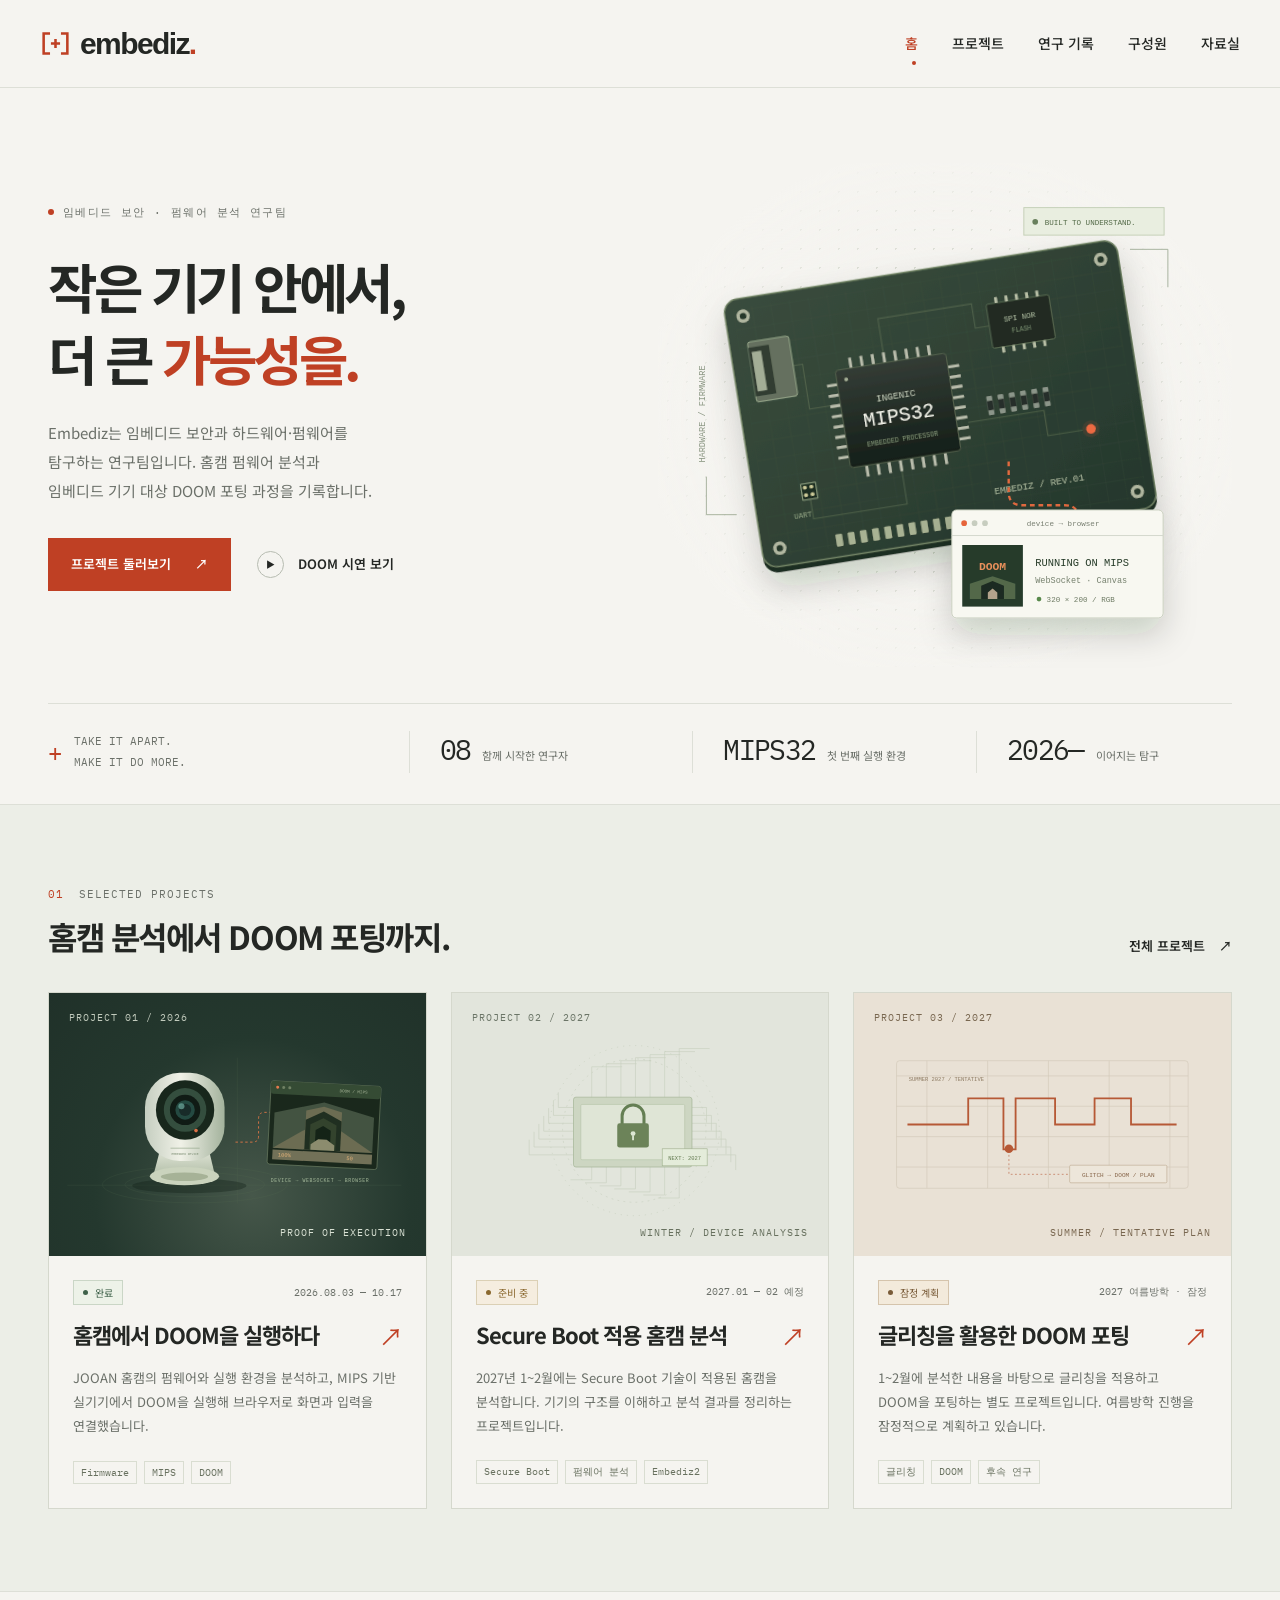
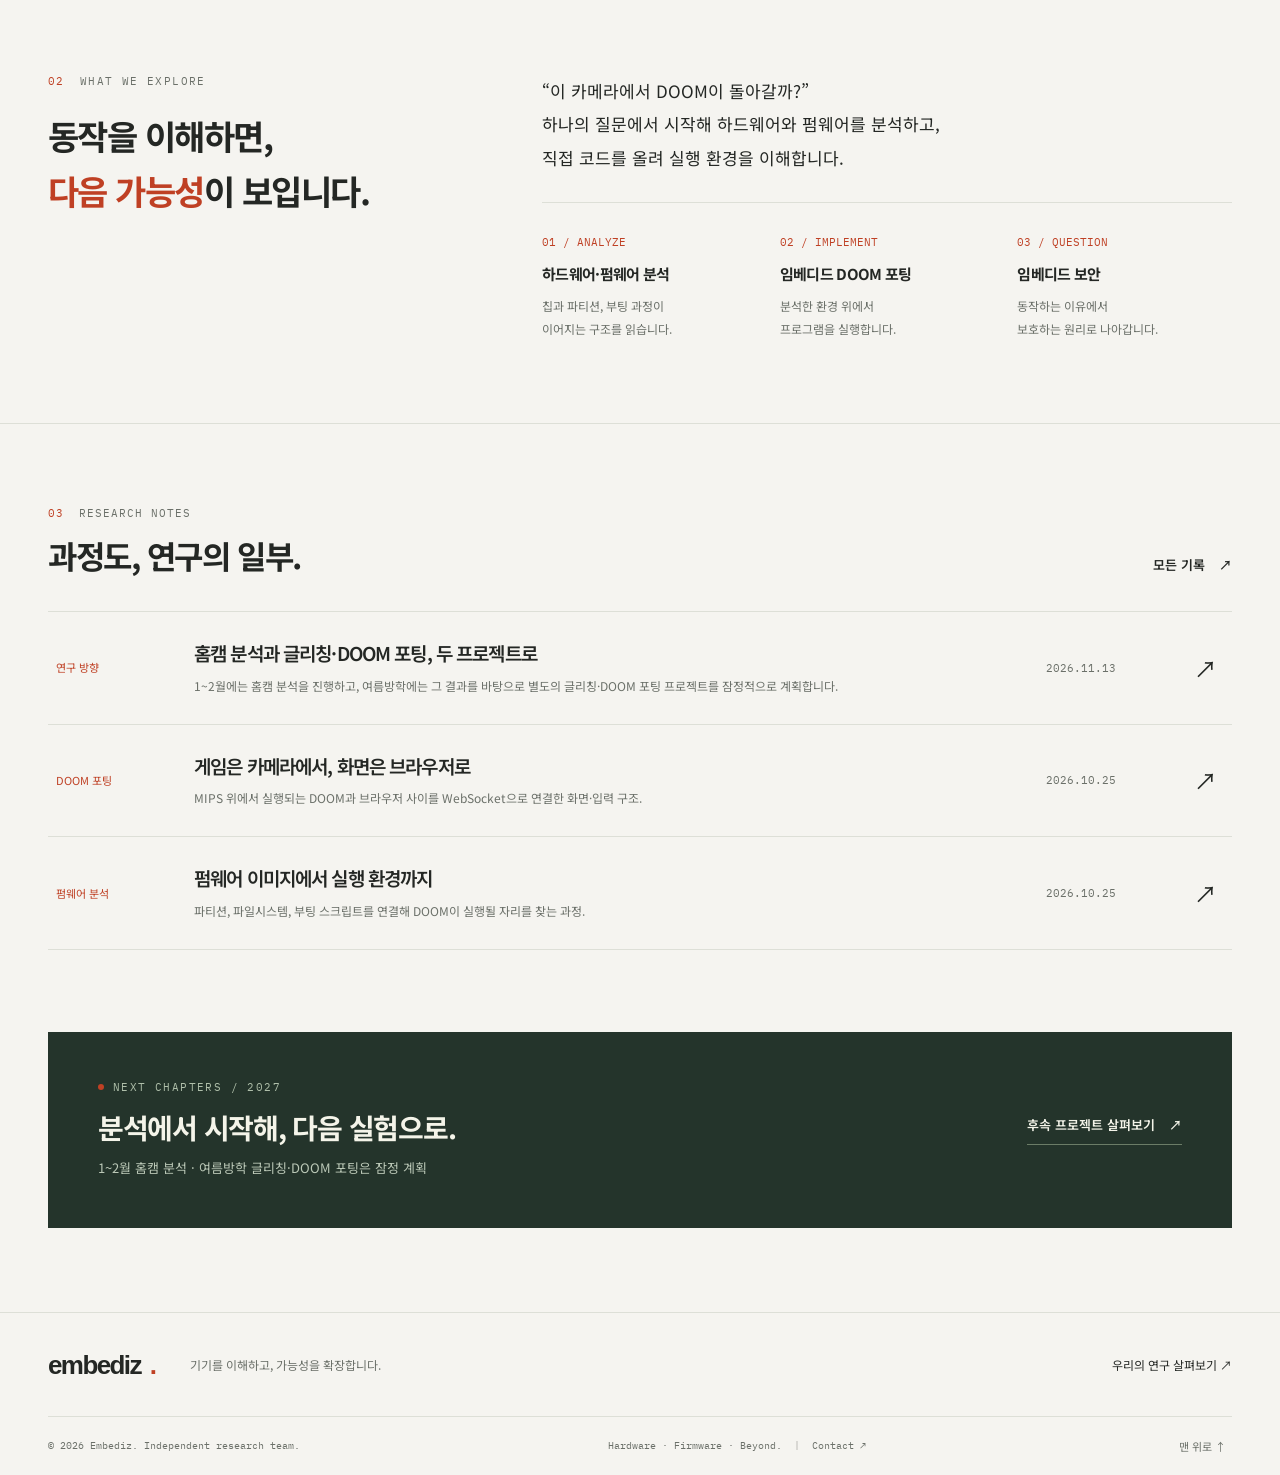
<file: index.html>
<!doctype html>
<html lang="ko">
<head>
  <meta charset="UTF-8">
  <meta name="viewport" content="width=device-width, initial-scale=1">
  <meta name="theme-color" content="#f5f4f0">
  <meta name="description" content="Embediz는 임베디드 보안과 하드웨어·펌웨어를 탐구하는 연구팀입니다. 홈캠 펌웨어 분석, MIPS 기반 DOOM 포팅, Secure Boot 분석 프로젝트와 연구 기록을 소개합니다.">
  <meta property="og:title" content="Embediz | 임베디드 보안·펌웨어 분석 연구팀">
  <meta property="og:description" content="Embediz는 임베디드 보안과 하드웨어·펌웨어를 탐구하는 연구팀입니다. 홈캠 펌웨어 분석, MIPS 기반 DOOM 포팅, Secure Boot 분석 프로젝트와 연구 기록을 소개합니다.">
  <meta property="og:type" content="website">
  <link rel="icon" href="./assets/favicon.svg" type="image/svg+xml">
  <link rel="stylesheet" href="./styles.css">
  <title>Embediz | 임베디드 보안·펌웨어 분석 연구팀</title>
  <script src="./content.js" defer></script>
  <script src="./app.js" defer></script>
  <meta name="embediz-root" content="./">
  <meta name="robots" content="index,follow,max-image-preview:large">
  <meta property="og:site_name" content="Embediz">
  <meta property="og:locale" content="ko_KR">
  <meta name="twitter:card" content="summary">
  <meta name="twitter:title" content="Embediz | 임베디드 보안·펌웨어 분석 연구팀">
  <meta name="twitter:description" content="Embediz는 임베디드 보안과 하드웨어·펌웨어를 탐구하는 연구팀입니다. 홈캠 펌웨어 분석, MIPS 기반 DOOM 포팅, Secure Boot 분석 프로젝트와 연구 기록을 소개합니다.">
  <link rel="sitemap" type="application/xml" href="./sitemap.xml">
  <link rel="canonical" href="https://fev20.github.io/Embediz/">
  <meta property="og:url" content="https://fev20.github.io/Embediz/">
  <script type="application/ld+json">{"@context":"https://schema.org","@graph":[{"@type":"Organization","@id":"https://fev20.github.io/Embediz/#organization","name":"Embediz","url":"https://fev20.github.io/Embediz/","description":"Embediz는 임베디드 보안과 하드웨어·펌웨어를 탐구하는 연구팀입니다. 홈캠 펌웨어 분석, MIPS 기반 DOOM 포팅, Secure Boot 분석 프로젝트와 연구 기록을 소개합니다."},{"@type":"WebSite","@id":"https://fev20.github.io/Embediz/#website","name":"Embediz","url":"https://fev20.github.io/Embediz/","inLanguage":"ko","publisher":{"@id":"https://fev20.github.io/Embediz/#organization"}},{"@type":"WebPage","@id":"https://fev20.github.io/Embediz/#webpage","url":"https://fev20.github.io/Embediz/","name":"Embediz | 임베디드 보안·펌웨어 분석 연구팀","description":"Embediz는 임베디드 보안과 하드웨어·펌웨어를 탐구하는 연구팀입니다. 홈캠 펌웨어 분석, MIPS 기반 DOOM 포팅, Secure Boot 분석 프로젝트와 연구 기록을 소개합니다.","inLanguage":"ko","isPartOf":{"@id":"https://fev20.github.io/Embediz/#website"},"about":{"@id":"https://fev20.github.io/Embediz/#organization"}}]}</script>
</head>
<body>
  <a href="#main" class="skip-link">본문으로 건너뛰기</a>
  <header class="site-header">
    <div class="header-inner">
      <a class="brand" href="./" aria-label="Embediz 홈"><svg viewBox="0 0 34 34" aria-hidden="true"><path d="M11 6H4v22h7M23 6h7v22h-7M12 17h10M17 12v10"/></svg><span>embediz<span class="brand-dot">.</span></span></a>
      <nav class="desktop-nav" aria-label="주 메뉴"><a href="./" data-nav="home" aria-current="page">홈</a><a href="./projects/" data-nav="research">프로젝트</a><a href="./notes/" data-nav="notes">연구 기록</a><a href="./members/" data-nav="team">구성원</a><a href="./resources/" data-nav="resources">자료실</a></nav>
      <button class="menu-toggle" aria-expanded="false" aria-controls="mobile-nav" aria-label="메뉴 열기"><span></span><span></span></button>
    </div>
    <nav id="mobile-nav" aria-label="모바일 메뉴" hidden><a href="./">홈</a><a href="./projects/">프로젝트</a><a href="./notes/">연구 기록</a><a href="./members/">구성원</a><a href="./resources/">자료실</a></nav>
  </header>
  <main id="main" tabindex="-1"><section class="hero"><div class="container"><div class="hero-grid"><div class="hero-copy reveal"><div class="eyebrow"><span class="dot"></span> 임베디드 보안 · 펌웨어 분석 연구팀</div><h1>작은 기기 안에서,<br>더 큰 <span class="accent">가능성을.</span></h1><p>Embediz는 임베디드 보안과 하드웨어·펌웨어를<br>탐구하는 연구팀입니다. 홈캠 펌웨어 분석과<br>임베디드 기기 대상 DOOM 포팅 과정을 기록합니다.</p><div class="actions"><a class="button" href="./projects/">프로젝트 둘러보기 <span aria-hidden="true">↗</span></a><button class="text-link" data-video><span class="play-circle" aria-hidden="true">▶</span> DOOM 시연 보기</button></div></div><div class="hero-art reveal"><svg viewBox="0 0 600 500" xmlns="http://www.w3.org/2000/svg" role="img" aria-label="MIPS 프로세서와 브라우저 화면을 연결한 개념 일러스트"><defs><linearGradient id="pcb" x2="1" y2="1"><stop stop-color="#3a4c3d"/><stop offset="1" stop-color="#24372c"/></linearGradient><linearGradient id="chip" x2="0" y2="1"><stop stop-color="#333c35"/><stop offset="1" stop-color="#151f19"/></linearGradient><filter id="shadow" x="-50%" y="-50%" width="200%" height="220%"><feDropShadow dx="0" dy="17" stdDeviation="17" flood-color="#142a18" flood-opacity=".18"/></filter><pattern id="grid" width="20" height="20" patternUnits="userSpaceOnUse"><path d="M20 0H0v20" fill="none" stroke="#698163" stroke-width=".3" opacity=".3"/></pattern></defs>
<path d="M80 350h-32v-40M495 70h40v40" stroke="#a5b09b" fill="none"/><text x="47" y="295" font-family="monospace" font-size="9" fill="#8a9682" transform="rotate(-90 47 295)">HARDWARE / FIRMWARE</text>
<g transform="translate(-4 22) rotate(-9 300 225)" filter="url(#shadow)"><rect x="91" y="74" width="420" height="286" rx="15" fill="#1d2d22"/><rect x="91" y="68" width="420" height="286" rx="15" fill="url(#pcb)" stroke="#718365" stroke-width="1.5"/><rect x="101" y="78" width="400" height="266" fill="url(#grid)"/>
<circle cx="110" cy="87" r="7" fill="#b1b7a0"/><circle cx="110" cy="87" r="3.5" fill="#26392a"/><circle cx="492" cy="87" r="7" fill="#b1b7a0"/><circle cx="492" cy="87" r="3.5" fill="#26392a"/><circle cx="110" cy="335" r="7" fill="#b1b7a0"/><circle cx="110" cy="335" r="3.5" fill="#26392a"/><circle cx="492" cy="335" r="7" fill="#b1b7a0"/><circle cx="492" cy="335" r="3.5" fill="#26392a"/>
<g stroke="#718361" fill="none" stroke-width="1.2" opacity=".45"><path d="M250 148V112H350V138H365M186 195H164V147H154M327 235H408V262H445M250 275V310H150V289"/></g><g stroke="#b9bdac" stroke-width="3"><path d="M214 160v-12M214 263v12M198 174h-12M315 174h12"/><path d="M226 160v-12M226 263v12M198 185h-12M315 185h12"/><path d="M238 160v-12M238 263v12M198 196h-12M315 196h12"/><path d="M250 160v-12M250 263v12M198 207h-12M315 207h12"/><path d="M262 160v-12M262 263v12M198 218h-12M315 218h12"/><path d="M274 160v-12M274 263v12M198 229h-12M315 229h12"/><path d="M286 160v-12M286 263v12M198 240h-12M315 240h12"/><path d="M298 160v-12M298 263v12M198 251h-12M315 251h12"/></g>
<rect x="197" y="159" width="118" height="104" rx="3" fill="url(#chip)" stroke="#56634e"/><circle cx="207" cy="170" r="2" fill="#a6b197"/><text x="256" y="198" text-anchor="middle" fill="#bfc9b5" font-family="monospace" font-size="10">INGENIC</text><text x="256" y="223" text-anchor="middle" fill="#f1f2e8" font-family="monospace" font-size="21">MIPS32</text><text x="256" y="244" text-anchor="middle" fill="#839577" font-family="monospace" font-size="7">EMBEDDED PROCESSOR</text>
<rect x="365" y="115" width="67" height="47" rx="2" fill="#202b23" stroke="#5b6c53"/><text x="398" y="136" text-anchor="middle" font-family="monospace" font-size="8" fill="#aab79c">SPI NOR</text><text x="398" y="149" text-anchor="middle" font-family="monospace" font-size="7" fill="#7b8e6f">FLASH</text>
<g stroke="#b8bfa6" stroke-width="3"><path d="M376 109v6M376 162v6"/><path d="M387 109v6M387 162v6"/><path d="M398 109v6M398 162v6"/><path d="M409 109v6M409 162v6"/><path d="M420 109v6M420 162v6"/></g><rect x="350" y="211" width="6" height="20" rx="1" fill="#8b9589"/><rect x="350" y="216" width="6" height="10" fill="#282e29"/><rect x="362" y="211" width="6" height="20" rx="1" fill="#8b9589"/><rect x="362" y="216" width="6" height="10" fill="#282e29"/><rect x="374" y="211" width="6" height="20" rx="1" fill="#8b9589"/><rect x="374" y="216" width="6" height="10" fill="#282e29"/><rect x="386" y="211" width="6" height="20" rx="1" fill="#8b9589"/><rect x="386" y="216" width="6" height="10" fill="#282e29"/><rect x="398" y="211" width="6" height="20" rx="1" fill="#8b9589"/><rect x="398" y="216" width="6" height="10" fill="#282e29"/><rect x="410" y="211" width="6" height="20" rx="1" fill="#8b9589"/><rect x="410" y="216" width="6" height="10" fill="#282e29"/>
<rect x="110" y="115" width="44" height="64" rx="3" fill="#65705e" stroke="#9aab8d"/><rect x="110" y="121" width="22" height="52" fill="#313e32"/><rect x="113" y="126" width="10" height="42" fill="#a3ad96"/>
<g fill="#a8b293"><rect x="170" y="330" width="7" height="13" rx="1"/><rect x="183" y="330" width="7" height="13" rx="1"/><rect x="196" y="330" width="7" height="13" rx="1"/><rect x="209" y="330" width="7" height="13" rx="1"/><rect x="222" y="330" width="7" height="13" rx="1"/><rect x="235" y="330" width="7" height="13" rx="1"/><rect x="248" y="330" width="7" height="13" rx="1"/><rect x="261" y="330" width="7" height="13" rx="1"/><rect x="274" y="330" width="7" height="13" rx="1"/><rect x="287" y="330" width="7" height="13" rx="1"/></g><text x="343" y="315" fill="#aab99d" font-family="monospace" font-size="10">EMBEDIZ / REV.01</text><text x="130" y="307" fill="#94a685" font-family="monospace" font-size="8">UART</text><circle cx="454" cy="262" r="5" fill="#ed6b43"/><circle cx="454" cy="262" r="9" fill="#ed6b43" opacity=".12"/>
<path d="M142 272h16v17h-16z" fill="#1c2e20" stroke="#98a988"/><g fill="#ccca99"><circle cx="146" cy="276" r="2"/><circle cx="153" cy="276" r="2"/><circle cx="146" cy="284" r="2"/><circle cx="153" cy="284" r="2"/></g></g>
<path d="M367 294v32q0 14 14 14h45q15 0 15 15v12" stroke="#e36a3f" stroke-width="2.5" stroke-dasharray="5 4" fill="none"/>
<g transform="translate(307 345)" filter="url(#shadow)"><rect width="223" height="114" rx="5" fill="#f8f8f1" stroke="#c7cebd"/><path d="M0 27h223" stroke="#d4d8cc"/><circle cx="13" cy="14" r="3" fill="#e6653b"/><circle cx="24" cy="14" r="3" fill="#c7cdbf"/><circle cx="35" cy="14" r="3" fill="#c7cdbf"/><text x="79" y="17" fill="#777e70" font-family="monospace" font-size="8">device → browser</text><rect x="11" y="37" width="64" height="65" fill="#253b2b"/><text x="43" y="63" fill="#e9905b" font-family="monospace" font-size="12" text-anchor="middle" font-weight="bold">DOOM</text><path d="M19 94V78l24-8 24 8v16" fill="#526849"/><path d="M31 94V80l12-5 12 5v14" fill="#1c2a20"/><path d="M38 94v-7l5-4 5 4v7" fill="#b3a28b"/><text x="88" y="59" fill="#273c29" font-family="monospace" font-size="11">RUNNING ON MIPS</text><text x="88" y="77" fill="#76816e" font-family="monospace" font-size="9">WebSocket · Canvas</text><circle cx="92" cy="94" r="2.5" fill="#59894c"/><text x="100" y="97" fill="#6d7a63" font-family="monospace" font-size="8">320 × 200 / RGB</text></g>
<g transform="translate(383 26)"><rect width="148" height="29" fill="#e9eee0" stroke="#c3ceb6"/><circle cx="12" cy="15" r="3" fill="#69805d"/><text x="22" y="18" font-family="monospace" font-size="8" fill="#536a47">BUILT TO UNDERSTAND.</text></g>
</svg></div></div><div class="hero-meta"><div class="meta-intro"><span class="cross">+</span><span>TAKE IT APART.<br>MAKE IT DO MORE.</span></div><div class="meta-item"><strong>08</strong><span>함께 시작한 연구자</span></div><div class="meta-item"><strong>MIPS32</strong><span>첫 번째 실행 환경</span></div><div class="meta-item"><strong>2026—</strong><span>이어지는 탐구</span></div></div></div></section>
<section class="section projects-section"><div class="container"><div class="section-head"><div><div class="eyebrow"><span class="section-index">01</span> SELECTED PROJECTS</div><h2>홈캠 분석에서 DOOM 포팅까지.</h2></div><a class="text-link" href="./projects/">전체 프로젝트 <span aria-hidden="true">↗</span></a></div><div class="project-grid"><a class="project-card reveal" href="./projects/doom-camera/"><div class="project-visual camera"><span class="visual-number">PROJECT 01 / 2026</span><svg viewBox="0 0 620 300" xmlns="http://www.w3.org/2000/svg" role="img" aria-label="홈캠과 DOOM 화면 연결 개념 일러스트"><defs><linearGradient id="camBody" x2="1"><stop stop-color="#c5cec0"/><stop offset=".45" stop-color="#f0f1e7"/><stop offset="1" stop-color="#a3b29c"/></linearGradient><linearGradient id="camBase" x2="0" y2="1"><stop stop-color="#e5e8dc"/><stop offset="1" stop-color="#a2b297"/></linearGradient></defs><g stroke="#5f7856" opacity=".23" fill="none"><ellipse cx="240" cy="249" rx="152" ry="30"/><ellipse cx="240" cy="249" rx="115" ry="20"/><path d="M30 250h550M310 40v240"/></g><ellipse cx="231" cy="251" rx="94" ry="12" fill="#101e15" opacity=".35"/>
<g transform="translate(130 45)"><path d="M54 142L41 192q50 25 103 0l-12-50" fill="url(#camBase)"/><ellipse cx="93" cy="190" rx="57" ry="15" fill="#cad3bd"/><ellipse cx="93" cy="191" rx="39" ry="7" fill="#a6b297"/><rect x="28" y="20" width="131" height="145" rx="57" fill="url(#camBody)"/><ellipse cx="94" cy="81" rx="48" ry="49" fill="#18271c"/><ellipse cx="94" cy="81" rx="35" ry="36" fill="#344e3e"/><circle cx="94" cy="81" r="25" fill="#101b15"/><circle cx="94" cy="81" r="16" fill="#244941"/><circle cx="94" cy="81" r="10" fill="#182b29"/><circle cx="88" cy="75" r="5" fill="#6eaba0" opacity=".7"/><circle cx="112" cy="115" r="3" fill="#de7046"/><path d="M70 144h48" stroke="#8d9f83"/><text x="94" y="155" text-anchor="middle" font-family="monospace" fill="#7f9076" font-size="5">EMBEDDED DEVICE</text></g>
<path d="M307 179h28q10 0 10-10v-29q0-10 10-10h20" stroke="#df7646" stroke-width="1.5" stroke-dasharray="4 4" fill="none"/>
<g transform="translate(366 78) rotate(3)"><rect width="181" height="137" rx="4" fill="#1a281c" stroke="#75866a"/><rect width="181" height="21" rx="4" fill="#354b34"/><circle cx="11" cy="10" r="2.5" fill="#e57a4d"/><circle cx="21" cy="10" r="2.5" fill="#6f8063"/><circle cx="31" cy="10" r="2.5" fill="#6f8063"/><text x="113" y="13" fill="#a6b598" font-size="7" font-family="monospace">DOOM / MIPS</text><path d="M8 110V52l81-21 83 21v58" fill="#435341"/><path d="M8 110l52-33V46l29-8 30 8v31l53 33" fill="#6c6c52"/><path d="M60 110V61l29-15 30 15v49" fill="#202f21"/><path d="M68 110V68l21-11 22 11v42" fill="#33432d"/><path d="M77 110V77l12-7 13 7v33" fill="#142317"/><path d="M70 110v-9l12-9h14l13 9v9" fill="#8c8c6e"/><rect x="8" y="113" width="164" height="16" fill="#727158"/><text x="17" y="124" fill="#e6b57a" font-size="9" font-family="monospace">100%</text><text x="130" y="124" fill="#e6b57a" font-size="9" font-family="monospace">50</text></g><text x="365" y="244" fill="#a4b99a" font-family="monospace" font-size="8" letter-spacing="1">DEVICE → WEBSOCKET → BROWSER</text></svg><span class="visual-label">PROOF OF EXECUTION</span></div><div class="project-content"><div class="project-topline"><span class="status completed">완료</span><span class="project-period">2026.08.03 — 10.17</span></div><h3>홈캠에서 DOOM을 실행하다<span aria-hidden="true">↗</span></h3><p>JOOAN 홈캠의 펌웨어와 실행 환경을 분석하고, MIPS 기반 실기기에서 DOOM을 실행해 브라우저로 화면과 입력을 연결했습니다.</p><div class="tags"><span class="tag">Firmware</span><span class="tag">MIPS</span><span class="tag">DOOM</span></div></div></a><a class="project-card reveal" href="./projects/secure-boot/"><div class="project-visual secure"><span class="visual-number">PROJECT 02 / 2027</span><svg viewBox="0 0 620 300" xmlns="http://www.w3.org/2000/svg" role="img" aria-label="Secure Boot를 상징하는 칩과 잠금장치"><g stroke="#bdc7b3" stroke-width="1" fill="none" opacity=".75"><path d="M230 110V55h50M230 215v26h-35M200 122h-25v-25M394 122h25v25"/><path d="M254 110V50h50M254 215v31h-35M200 135h-33v-25M394 135h33v25"/><path d="M278 110V45h50M278 215v36h-35M200 148h-41v-25M394 148h41v25"/><path d="M302 110V40h50M302 215v41h-35M200 161h-49v-25M394 161h49v25"/><path d="M326 110V35h50M326 215v46h-35M200 174h-57v-25M394 174h57v25"/><path d="M350 110V30h50M350 215v51h-35M200 187h-65v-25M394 187h65v25"/><path d="M374 110V25h50M374 215v56h-35M200 200h-73v-25M394 200h73v25"/><circle cx="300" cy="160" r="118" stroke-dasharray="3 7"/><circle cx="300" cy="160" r="140" stroke-dasharray="2 8"/></g><rect x="200" y="105" width="195" height="115" rx="4" fill="#cdd6c2" stroke="#9cae8e"/><rect x="212" y="117" width="171" height="91" rx="2" fill="#dfe5d6" stroke="#b5c3a7"/><path d="M280 150v-14a18 18 0 0 1 36 0v14" stroke="#647e53" stroke-width="5" fill="none"/><rect x="272" y="148" width="52" height="40" rx="4" fill="#6c8359"/><circle cx="298" cy="165" r="4" fill="#dce6d3"/><path d="M298 168v8" stroke="#dce6d3" stroke-width="3"/><rect x="346" y="190" width="74" height="28" fill="#e4ecda" stroke="#9eaf8c"/><text x="383" y="208" text-anchor="middle" font-family="monospace" font-size="9" fill="#647b51">NEXT: 2027</text></svg><span class="visual-label">WINTER / DEVICE ANALYSIS</span></div><div class="project-content"><div class="project-topline"><span class="status planned">준비 중</span><span class="project-period">2027.01 — 02 예정</span></div><h3>Secure Boot 적용 홈캠 분석<span aria-hidden="true">↗</span></h3><p>2027년 1~2월에는 Secure Boot 기술이 적용된 홈캠을 분석합니다. 기기의 구조를 이해하고 분석 결과를 정리하는 프로젝트입니다.</p><div class="tags"><span class="tag">Secure Boot</span><span class="tag">펌웨어 분석</span><span class="tag">Embediz2</span></div></div></a><a class="project-card reveal" href="./projects/glitch-doom/"><div class="project-visual glitch"><span class="visual-number">PROJECT 03 / 2027</span><svg viewBox="0 0 620 300" xmlns="http://www.w3.org/2000/svg" role="img" aria-label="글리칭과 프로그램 실행을 상징하는 개념 일러스트"><g fill="none" stroke="#b3a792" opacity=".45"><path d="M70 70h480M70 120h480M70 170h480M70 220h480M120 45v210M220 45v210M320 45v210M420 45v210M520 45v210"/><rect x="70" y="45" width="480" height="210" rx="5"/></g><path d="M88 150h100v-43h58v84h20v-84h65v43h65v-43h60v43h75" fill="none" stroke="#b65936" stroke-width="3"/><circle cx="255" cy="190" r="7" fill="#b65936"/><path d="M255 200v32h100" fill="none" stroke="#b65936" stroke-dasharray="3 4"/><rect x="355" y="217" width="160" height="29" rx="2" fill="#ede6da" stroke="#bba88e"/><text x="435" y="236" text-anchor="middle" font-family="monospace" font-size="10" fill="#866448">GLITCH → DOOM / PLAN</text><text x="90" y="78" font-family="monospace" font-size="9" fill="#8c7960">SUMMER 2027 / TENTATIVE</text></svg><span class="visual-label">SUMMER / TENTATIVE PLAN</span></div><div class="project-content"><div class="project-topline"><span class="status tentative">잠정 계획</span><span class="project-period">2027 여름방학 · 잠정</span></div><h3>글리칭을 활용한 DOOM 포팅<span aria-hidden="true">↗</span></h3><p>1~2월에 분석한 내용을 바탕으로 글리칭을 적용하고 DOOM을 포팅하는 별도 프로젝트입니다. 여름방학 진행을 잠정적으로 계획하고 있습니다.</p><div class="tags"><span class="tag">글리칭</span><span class="tag">DOOM</span><span class="tag">후속 연구</span></div></div></a></div></div></section>
<section class="section"><div class="container about-split"><div><div class="eyebrow"><span class="section-index">02</span> WHAT WE EXPLORE</div><h2>동작을 이해하면,<br><span>다음 가능성</span>이 보입니다.</h2></div><div class="about-copy"><p>“이 카메라에서 DOOM이 돌아갈까?”<br>하나의 질문에서 시작해 하드웨어와 펌웨어를 분석하고,<br>직접 코드를 올려 실행 환경을 이해합니다.</p><div class="research-areas"><div><span>01 / ANALYZE</span><h3>하드웨어·펌웨어 분석</h3><p>칩과 파티션, 부팅 과정이<br>이어지는 구조를 읽습니다.</p></div><div><span>02 / IMPLEMENT</span><h3>임베디드 DOOM 포팅</h3><p>분석한 환경 위에서<br>프로그램을 실행합니다.</p></div><div><span>03 / QUESTION</span><h3>임베디드 보안</h3><p>동작하는 이유에서<br>보호하는 원리로 나아갑니다.</p></div></div></div></div></section>
<section class="section notes-section"><div class="container"><div class="section-head"><div><div class="eyebrow"><span class="section-index">03</span> RESEARCH NOTES</div><h2>과정도, 연구의 일부.</h2></div><a class="text-link" href="./notes/">모든 기록 <span aria-hidden="true">↗</span></a></div><div class="note-list"><a class="note-row reveal" href="./notes/beyond-doom/"><span class="note-category">연구 방향</span><div><h3>홈캠 분석과 글리칭·DOOM 포팅, 두 프로젝트로</h3><p>1~2월에는 홈캠 분석을 진행하고, 여름방학에는 그 결과를 바탕으로 별도의 글리칭·DOOM 포팅 프로젝트를 잠정적으로 계획합니다.</p></div><span class="note-date">2026.11.13</span><span class="note-arrow" aria-hidden="true">↗</span></a><a class="note-row reveal" href="./notes/camera-to-browser/"><span class="note-category">DOOM 포팅</span><div><h3>게임은 카메라에서, 화면은 브라우저로</h3><p>MIPS 위에서 실행되는 DOOM과 브라우저 사이를 WebSocket으로 연결한 화면·입력 구조.</p></div><span class="note-date">2026.10.25</span><span class="note-arrow" aria-hidden="true">↗</span></a><a class="note-row reveal" href="./notes/firmware-map/"><span class="note-category">펌웨어 분석</span><div><h3>펌웨어 이미지에서 실행 환경까지</h3><p>파티션, 파일시스템, 부팅 스크립트를 연결해 DOOM이 실행될 자리를 찾는 과정.</p></div><span class="note-date">2026.10.25</span><span class="note-arrow" aria-hidden="true">↗</span></a></div></div></section>
<div class="container banner-wrap"><div class="next-banner"><div><div class="eyebrow"><span class="live-dot"></span> NEXT CHAPTERS / 2027</div><h2>분석에서 시작해, 다음 실험으로.</h2><p>1~2월 홈캠 분석 · 여름방학 글리칭·DOOM 포팅은 잠정 계획</p></div><a class="text-link" href="./projects/">후속 프로젝트 살펴보기 <span aria-hidden="true">↗</span></a></div></div></main>
  <footer class="site-footer"><div class="container footer-top"><a class="brand" href="./">embediz<span class="brand-dot">.</span></a><p>기기를 이해하고, 가능성을 확장합니다.</p><a href="./projects/">우리의 연구 살펴보기 ↗</a></div><div class="container footer-bottom"><span>© 2026 Embediz. Independent research team.</span><span>Hardware · Firmware · Beyond. <span class="footer-divider" aria-hidden="true">|</span> <a class="footer-contact" href="mailto:isemy0317@gmail.com" aria-label="Embediz 팀에 이메일로 연락하기">Contact ↗</a></span><button class="back-top" aria-label="페이지 맨 위로">맨 위로 ↑</button></div></footer>
  <dialog id="video-dialog" aria-labelledby="video-title"><div class="dialog-head"><div><span class="eyebrow">PROJECT 01 / DEMO</span><h2 id="video-title">홈캠에서 실행되는 DOOM</h2></div><button class="dialog-close" aria-label="영상 닫기">×</button></div><div id="video-container"></div><p class="video-caption">실기기 최종 시연 발췌 · 원본 00:34–00:48의 게임 화면 영역입니다. 게임은 카메라에서 실행됩니다.</p><a class="text-link" id="video-original" target="_blank" rel="noopener noreferrer">시연 영상 파일 열기 ↗</a></dialog>
  <noscript><style>.filter-bar,.menu-toggle,[data-video]{display:none}.desktop-nav{display:flex!important;flex-wrap:wrap;gap:14px}.site-header{height:auto;min-height:88px}.header-inner{flex-wrap:wrap;padding:18px 0}</style></noscript>
</body>
</html>
</file>
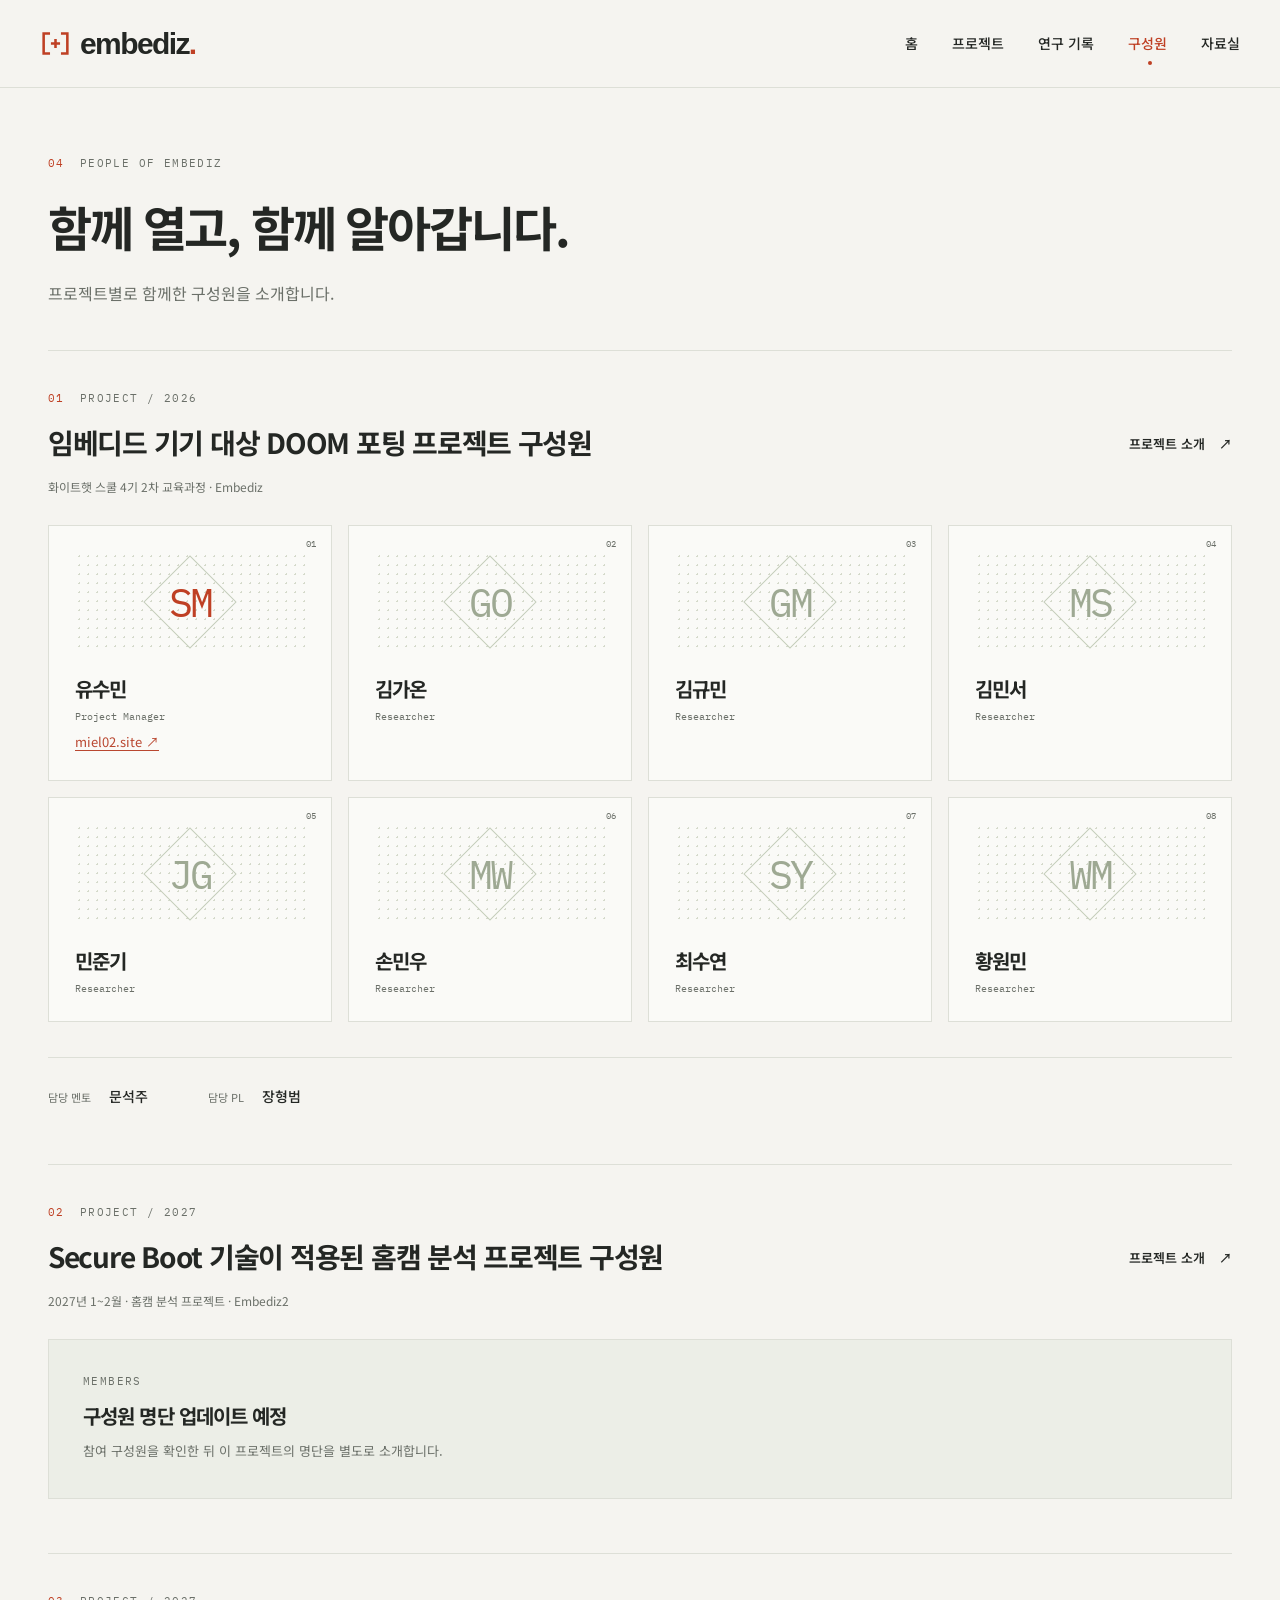
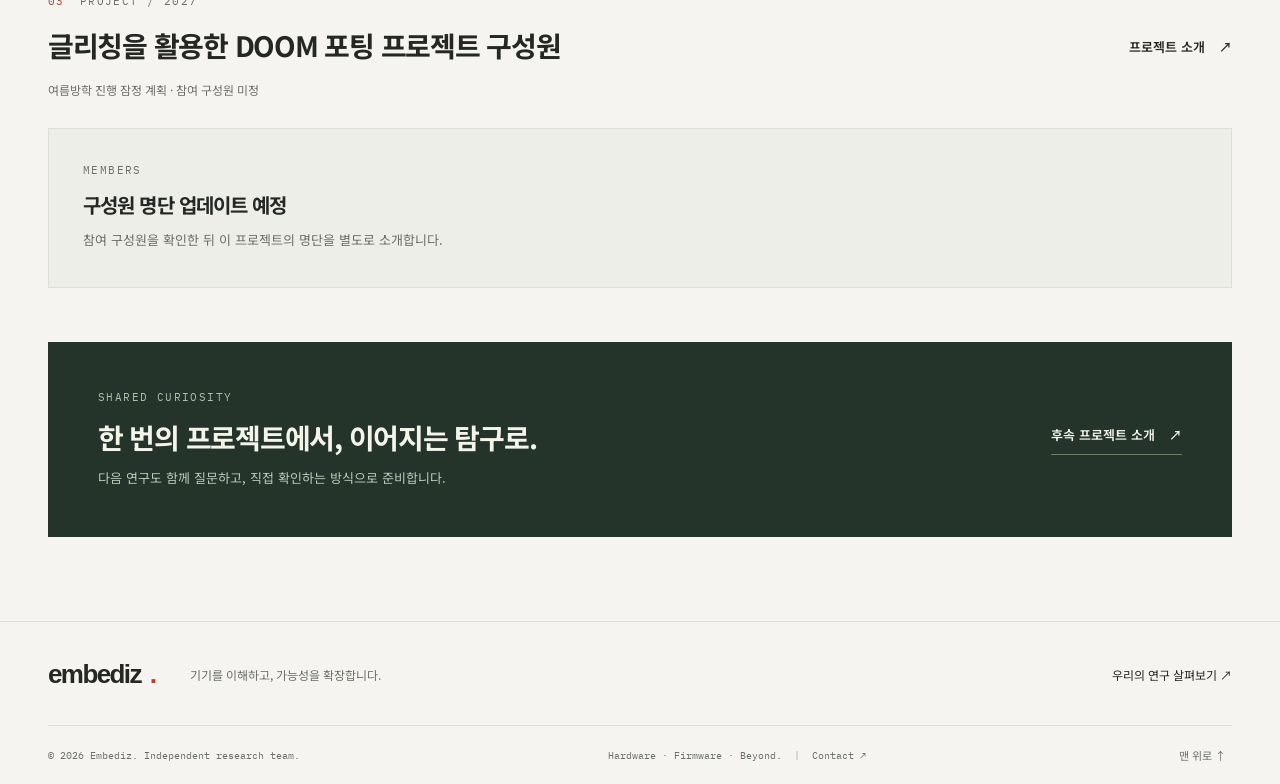
<file: members/index.html>
<!doctype html>
<html lang="ko">
<head>
  <meta charset="UTF-8">
  <meta name="viewport" content="width=device-width, initial-scale=1">
  <meta name="theme-color" content="#f5f4f0">
  <meta name="description" content="Embediz의 임베디드 기기 DOOM 포팅, Secure Boot 적용 홈캠 분석, 글리칭 후속 프로젝트 구성원을 프로젝트별로 소개합니다.">
  <meta property="og:title" content="임베디드 보안 연구팀 구성원 | Embediz">
  <meta property="og:description" content="Embediz의 임베디드 기기 DOOM 포팅, Secure Boot 적용 홈캠 분석, 글리칭 후속 프로젝트 구성원을 프로젝트별로 소개합니다.">
  <meta property="og:type" content="website">
  <link rel="icon" href="../assets/favicon.svg" type="image/svg+xml">
  <link rel="stylesheet" href="../styles.css">
  <title>임베디드 보안 연구팀 구성원 | Embediz</title>
  <script src="../content.js" defer></script>
  <script src="../app.js" defer></script>
  <meta name="embediz-root" content="../">
  <meta name="robots" content="index,follow,max-image-preview:large">
  <meta property="og:site_name" content="Embediz">
  <meta property="og:locale" content="ko_KR">
  <meta name="twitter:card" content="summary">
  <meta name="twitter:title" content="임베디드 보안 연구팀 구성원 | Embediz">
  <meta name="twitter:description" content="Embediz의 임베디드 기기 DOOM 포팅, Secure Boot 적용 홈캠 분석, 글리칭 후속 프로젝트 구성원을 프로젝트별로 소개합니다.">
  <link rel="sitemap" type="application/xml" href="../sitemap.xml">
  <link rel="canonical" href="https://fev20.github.io/Embediz/members/">
  <meta property="og:url" content="https://fev20.github.io/Embediz/members/">
  <script type="application/ld+json">{"@context":"https://schema.org","@graph":[{"@type":"Organization","@id":"https://fev20.github.io/Embediz/#organization","name":"Embediz","url":"https://fev20.github.io/Embediz/","description":"Embediz는 임베디드 보안과 하드웨어·펌웨어를 탐구하는 연구팀입니다. 홈캠 펌웨어 분석, MIPS 기반 DOOM 포팅, Secure Boot 분석 프로젝트와 연구 기록을 소개합니다."},{"@type":"WebSite","@id":"https://fev20.github.io/Embediz/#website","name":"Embediz","url":"https://fev20.github.io/Embediz/","inLanguage":"ko","publisher":{"@id":"https://fev20.github.io/Embediz/#organization"}},{"@type":"WebPage","@id":"https://fev20.github.io/Embediz/members/#webpage","url":"https://fev20.github.io/Embediz/members/","name":"임베디드 보안 연구팀 구성원 | Embediz","description":"Embediz의 임베디드 기기 DOOM 포팅, Secure Boot 적용 홈캠 분석, 글리칭 후속 프로젝트 구성원을 프로젝트별로 소개합니다.","inLanguage":"ko","isPartOf":{"@id":"https://fev20.github.io/Embediz/#website"},"about":{"@id":"https://fev20.github.io/Embediz/#organization"}},{"@type":"BreadcrumbList","itemListElement":[{"@type":"ListItem","position":1,"name":"Embediz","item":"https://fev20.github.io/Embediz/"},{"@type":"ListItem","position":2,"name":"임베디드 보안 연구팀 구성원","item":"https://fev20.github.io/Embediz/members/"}]}]}</script>
</head>
<body>
  <a href="#main" class="skip-link">본문으로 건너뛰기</a>
  <header class="site-header">
    <div class="header-inner">
      <a class="brand" href="../" aria-label="Embediz 홈"><svg viewBox="0 0 34 34" aria-hidden="true"><path d="M11 6H4v22h7M23 6h7v22h-7M12 17h10M17 12v10"/></svg><span>embediz<span class="brand-dot">.</span></span></a>
      <nav class="desktop-nav" aria-label="주 메뉴"><a href="../" data-nav="home">홈</a><a href="../projects/" data-nav="research">프로젝트</a><a href="../notes/" data-nav="notes">연구 기록</a><a href="../members/" data-nav="team" aria-current="page">구성원</a><a href="../resources/" data-nav="resources">자료실</a></nav>
      <button class="menu-toggle" aria-expanded="false" aria-controls="mobile-nav" aria-label="메뉴 열기"><span></span><span></span></button>
    </div>
    <nav id="mobile-nav" aria-label="모바일 메뉴" hidden><a href="../">홈</a><a href="../projects/">프로젝트</a><a href="../notes/">연구 기록</a><a href="../members/">구성원</a><a href="../resources/">자료실</a></nav>
  </header>
  <main id="main" tabindex="-1"><div class="container"><header class="page-heading"><div class="eyebrow"><span class="section-index">04</span> PEOPLE OF EMBEDIZ</div><h1>함께 열고, 함께 알아갑니다.</h1><p>프로젝트별로 함께한 구성원을 소개합니다.</p></header><section class="team-project" aria-labelledby="team-doom-camera"><header class="team-project-header"><div><div class="eyebrow"><span class="section-index">01</span> PROJECT / 2026</div><h2 id="team-doom-camera">임베디드 기기 대상 DOOM 포팅 프로젝트 구성원</h2><p>화이트햇 스쿨 4기 2차 교육과정 · Embediz</p></div><a class="text-link" href="../projects/doom-camera/">프로젝트 소개 <span aria-hidden="true">↗</span></a></header><div class="member-grid" aria-label="임베디드 기기 대상 DOOM 포팅 프로젝트 구성원 명단"><article class="member reveal"><span class="member-index">01</span><div class="member-pattern" aria-hidden="true">SM</div><h3>유수민</h3><p class="role">Project Manager</p><a href="https://miel02.site" target="_blank" rel="noopener noreferrer" style="display:inline-block;margin-top:8px;font-size:13px;color:#b94730;text-decoration:underline;text-underline-offset:3px;">miel02.site ↗</a></article><article class="member reveal"><span class="member-index">02</span><div class="member-pattern" aria-hidden="true">GO</div><h3>김가온</h3><p class="role">Researcher</p></article><article class="member reveal"><span class="member-index">03</span><div class="member-pattern" aria-hidden="true">GM</div><h3>김규민</h3><p class="role">Researcher</p></article><article class="member reveal"><span class="member-index">04</span><div class="member-pattern" aria-hidden="true">MS</div><h3>김민서</h3><p class="role">Researcher</p></article><article class="member reveal"><span class="member-index">05</span><div class="member-pattern" aria-hidden="true">JG</div><h3>민준기</h3><p class="role">Researcher</p></article><article class="member reveal"><span class="member-index">06</span><div class="member-pattern" aria-hidden="true">MW</div><h3>손민우</h3><p class="role">Researcher</p></article><article class="member reveal"><span class="member-index">07</span><div class="member-pattern" aria-hidden="true">SY</div><h3>최수연</h3><p class="role">Researcher</p></article><article class="member reveal"><span class="member-index">08</span><div class="member-pattern" aria-hidden="true">WM</div><h3>황원민</h3><p class="role">Researcher</p></article></div><div class="team-credit"><div><span>담당 멘토</span><strong>문석주</strong></div><div><span>담당 PL</span><strong>장형범</strong></div></div></section><section class="team-project" aria-labelledby="team-secure-boot"><header class="team-project-header"><div><div class="eyebrow"><span class="section-index">02</span> PROJECT / 2027</div><h2 id="team-secure-boot">Secure Boot 기술이 적용된 홈캠 분석 프로젝트 구성원</h2><p>2027년 1~2월 · 홈캠 분석 프로젝트 · Embediz2</p></div><a class="text-link" href="../projects/secure-boot/">프로젝트 소개 <span aria-hidden="true">↗</span></a></header><div class="team-pending"><span class="eyebrow">MEMBERS</span><h3>구성원 명단 업데이트 예정</h3><p>참여 구성원을 확인한 뒤 이 프로젝트의 명단을 별도로 소개합니다.</p></div></section><section class="team-project" aria-labelledby="team-glitch-doom"><header class="team-project-header"><div><div class="eyebrow"><span class="section-index">03</span> PROJECT / 2027</div><h2 id="team-glitch-doom">글리칭을 활용한 DOOM 포팅 프로젝트 구성원</h2><p>여름방학 진행 잠정 계획 · 참여 구성원 미정</p></div><a class="text-link" href="../projects/glitch-doom/">프로젝트 소개 <span aria-hidden="true">↗</span></a></header><div class="team-pending"><span class="eyebrow">MEMBERS</span><h3>구성원 명단 업데이트 예정</h3><p>참여 구성원을 확인한 뒤 이 프로젝트의 명단을 별도로 소개합니다.</p></div></section></div><div class="container banner-wrap"><div class="next-banner"><div><div class="eyebrow">SHARED CURIOSITY</div><h2>한 번의 프로젝트에서, 이어지는 탐구로.</h2><p>다음 연구도 함께 질문하고, 직접 확인하는 방식으로 준비합니다.</p></div><a class="text-link" href="../projects/">후속 프로젝트 소개 <span aria-hidden="true">↗</span></a></div></div></main>
  <footer class="site-footer"><div class="container footer-top"><a class="brand" href="../">embediz<span class="brand-dot">.</span></a><p>기기를 이해하고, 가능성을 확장합니다.</p><a href="../projects/">우리의 연구 살펴보기 ↗</a></div><div class="container footer-bottom"><span>© 2026 Embediz. Independent research team.</span><span>Hardware · Firmware · Beyond. <span class="footer-divider" aria-hidden="true">|</span> <a class="footer-contact" href="mailto:isemy0317@gmail.com" aria-label="Embediz 팀에 이메일로 연락하기">Contact ↗</a></span><button class="back-top" aria-label="페이지 맨 위로">맨 위로 ↑</button></div></footer>
  <dialog id="video-dialog" aria-labelledby="video-title"><div class="dialog-head"><div><span class="eyebrow">PROJECT 01 / DEMO</span><h2 id="video-title">홈캠에서 실행되는 DOOM</h2></div><button class="dialog-close" aria-label="영상 닫기">×</button></div><div id="video-container"></div><p class="video-caption">실기기 최종 시연 발췌 · 원본 00:34–00:48의 게임 화면 영역입니다. 게임은 카메라에서 실행됩니다.</p><a class="text-link" id="video-original" target="_blank" rel="noopener noreferrer">시연 영상 파일 열기 ↗</a></dialog>
  <noscript><style>.filter-bar,.menu-toggle,[data-video]{display:none}.desktop-nav{display:flex!important;flex-wrap:wrap;gap:14px}.site-header{height:auto;min-height:88px}.header-inner{flex-wrap:wrap;padding:18px 0}</style></noscript>
</body>
</html>
</file>
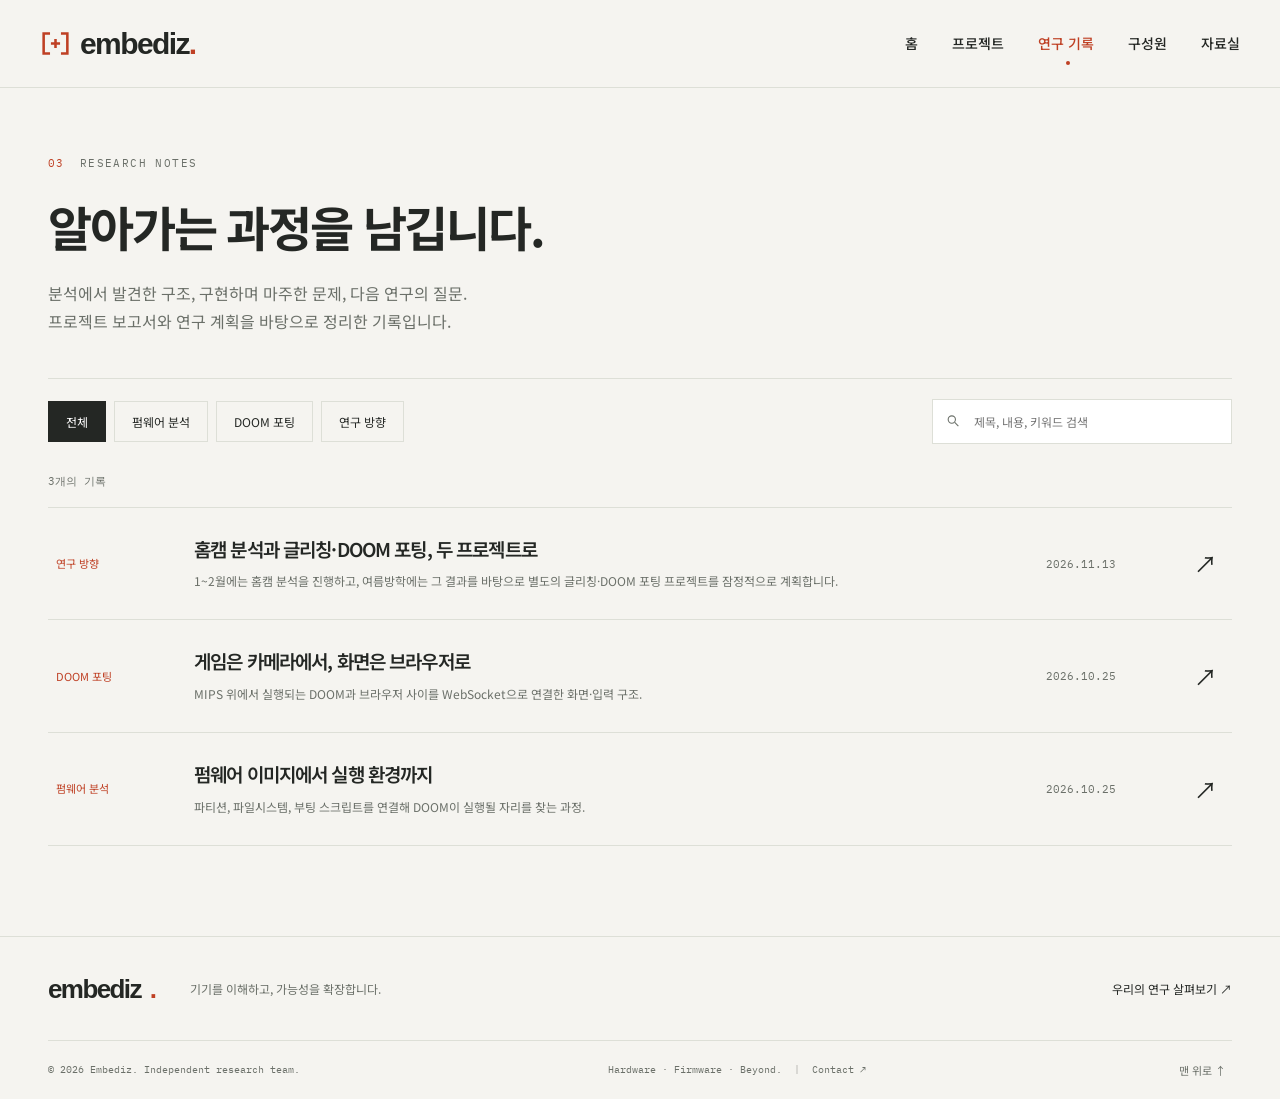
<file: notes/index.html>
<!doctype html>
<html lang="ko">
<head>
  <meta charset="UTF-8">
  <meta name="viewport" content="width=device-width, initial-scale=1">
  <meta name="theme-color" content="#f5f4f0">
  <meta name="description" content="홈캠 펌웨어 구조와 부팅 과정, MIPS DOOM 포팅과 WebSocket 화면 전송, Secure Boot 후속 연구 계획을 기록합니다.">
  <meta property="og:title" content="펌웨어 분석·DOOM 포팅 연구 기록 | Embediz">
  <meta property="og:description" content="홈캠 펌웨어 구조와 부팅 과정, MIPS DOOM 포팅과 WebSocket 화면 전송, Secure Boot 후속 연구 계획을 기록합니다.">
  <meta property="og:type" content="website">
  <link rel="icon" href="../assets/favicon.svg" type="image/svg+xml">
  <link rel="stylesheet" href="../styles.css">
  <title>펌웨어 분석·DOOM 포팅 연구 기록 | Embediz</title>
  <script src="../content.js" defer></script>
  <script src="../app.js" defer></script>
  <meta name="embediz-root" content="../">
  <meta name="robots" content="index,follow,max-image-preview:large">
  <meta property="og:site_name" content="Embediz">
  <meta property="og:locale" content="ko_KR">
  <meta name="twitter:card" content="summary">
  <meta name="twitter:title" content="펌웨어 분석·DOOM 포팅 연구 기록 | Embediz">
  <meta name="twitter:description" content="홈캠 펌웨어 구조와 부팅 과정, MIPS DOOM 포팅과 WebSocket 화면 전송, Secure Boot 후속 연구 계획을 기록합니다.">
  <link rel="sitemap" type="application/xml" href="../sitemap.xml">
  <link rel="canonical" href="https://fev20.github.io/Embediz/notes/">
  <meta property="og:url" content="https://fev20.github.io/Embediz/notes/">
  <script type="application/ld+json">{"@context":"https://schema.org","@graph":[{"@type":"Organization","@id":"https://fev20.github.io/Embediz/#organization","name":"Embediz","url":"https://fev20.github.io/Embediz/","description":"Embediz는 임베디드 보안과 하드웨어·펌웨어를 탐구하는 연구팀입니다. 홈캠 펌웨어 분석, MIPS 기반 DOOM 포팅, Secure Boot 분석 프로젝트와 연구 기록을 소개합니다."},{"@type":"WebSite","@id":"https://fev20.github.io/Embediz/#website","name":"Embediz","url":"https://fev20.github.io/Embediz/","inLanguage":"ko","publisher":{"@id":"https://fev20.github.io/Embediz/#organization"}},{"@type":"WebPage","@id":"https://fev20.github.io/Embediz/notes/#webpage","url":"https://fev20.github.io/Embediz/notes/","name":"펌웨어 분석·DOOM 포팅 연구 기록 | Embediz","description":"홈캠 펌웨어 구조와 부팅 과정, MIPS DOOM 포팅과 WebSocket 화면 전송, Secure Boot 후속 연구 계획을 기록합니다.","inLanguage":"ko","isPartOf":{"@id":"https://fev20.github.io/Embediz/#website"},"about":{"@id":"https://fev20.github.io/Embediz/#organization"}},{"@type":"BreadcrumbList","itemListElement":[{"@type":"ListItem","position":1,"name":"Embediz","item":"https://fev20.github.io/Embediz/"},{"@type":"ListItem","position":2,"name":"펌웨어 분석·DOOM 포팅 연구 기록","item":"https://fev20.github.io/Embediz/notes/"}]}]}</script>
</head>
<body>
  <a href="#main" class="skip-link">본문으로 건너뛰기</a>
  <header class="site-header">
    <div class="header-inner">
      <a class="brand" href="../" aria-label="Embediz 홈"><svg viewBox="0 0 34 34" aria-hidden="true"><path d="M11 6H4v22h7M23 6h7v22h-7M12 17h10M17 12v10"/></svg><span>embediz<span class="brand-dot">.</span></span></a>
      <nav class="desktop-nav" aria-label="주 메뉴"><a href="../" data-nav="home">홈</a><a href="../projects/" data-nav="research">프로젝트</a><a href="../notes/" data-nav="notes" aria-current="page">연구 기록</a><a href="../members/" data-nav="team">구성원</a><a href="../resources/" data-nav="resources">자료실</a></nav>
      <button class="menu-toggle" aria-expanded="false" aria-controls="mobile-nav" aria-label="메뉴 열기"><span></span><span></span></button>
    </div>
    <nav id="mobile-nav" aria-label="모바일 메뉴" hidden><a href="../">홈</a><a href="../projects/">프로젝트</a><a href="../notes/">연구 기록</a><a href="../members/">구성원</a><a href="../resources/">자료실</a></nav>
  </header>
  <main id="main" tabindex="-1"><div class="container"><header class="page-heading"><div class="eyebrow"><span class="section-index">03</span> RESEARCH NOTES</div><h1>알아가는 과정을 남깁니다.</h1><p>분석에서 발견한 구조, 구현하며 마주한 문제, 다음 연구의 질문.<br>프로젝트 보고서와 연구 계획을 바탕으로 정리한 기록입니다.</p></header><div class="filter-bar"><div class="filters" role="group" aria-label="연구 기록 분류"><button class="filter active" data-note-filter="전체" aria-pressed="true">전체</button><button class="filter " data-note-filter="펌웨어 분석" aria-pressed="false">펌웨어 분석</button><button class="filter " data-note-filter="DOOM 포팅" aria-pressed="false">DOOM 포팅</button><button class="filter " data-note-filter="연구 방향" aria-pressed="false">연구 방향</button></div><label class="search"><svg viewBox="0 0 20 20" aria-hidden="true"><circle cx="8" cy="8" r="5"/><path d="m12 12 5 5"/></svg><input id="note-search" type="search" placeholder="제목, 내용, 키워드 검색" aria-label="연구 기록 검색"></label></div><section class="listing" aria-label="연구 기록 목록"><p id="note-count" class="result-count" aria-live="polite" style="margin-bottom:18px">3개의 기록</p><div class="note-list" id="note-results"><a class="note-row reveal" href="../notes/beyond-doom/"><span class="note-category">연구 방향</span><div><h3>홈캠 분석과 글리칭·DOOM 포팅, 두 프로젝트로</h3><p>1~2월에는 홈캠 분석을 진행하고, 여름방학에는 그 결과를 바탕으로 별도의 글리칭·DOOM 포팅 프로젝트를 잠정적으로 계획합니다.</p></div><span class="note-date">2026.11.13</span><span class="note-arrow" aria-hidden="true">↗</span></a><a class="note-row reveal" href="../notes/camera-to-browser/"><span class="note-category">DOOM 포팅</span><div><h3>게임은 카메라에서, 화면은 브라우저로</h3><p>MIPS 위에서 실행되는 DOOM과 브라우저 사이를 WebSocket으로 연결한 화면·입력 구조.</p></div><span class="note-date">2026.10.25</span><span class="note-arrow" aria-hidden="true">↗</span></a><a class="note-row reveal" href="../notes/firmware-map/"><span class="note-category">펌웨어 분석</span><div><h3>펌웨어 이미지에서 실행 환경까지</h3><p>파티션, 파일시스템, 부팅 스크립트를 연결해 DOOM이 실행될 자리를 찾는 과정.</p></div><span class="note-date">2026.10.25</span><span class="note-arrow" aria-hidden="true">↗</span></a></div></section></div></main>
  <footer class="site-footer"><div class="container footer-top"><a class="brand" href="../">embediz<span class="brand-dot">.</span></a><p>기기를 이해하고, 가능성을 확장합니다.</p><a href="../projects/">우리의 연구 살펴보기 ↗</a></div><div class="container footer-bottom"><span>© 2026 Embediz. Independent research team.</span><span>Hardware · Firmware · Beyond. <span class="footer-divider" aria-hidden="true">|</span> <a class="footer-contact" href="mailto:isemy0317@gmail.com" aria-label="Embediz 팀에 이메일로 연락하기">Contact ↗</a></span><button class="back-top" aria-label="페이지 맨 위로">맨 위로 ↑</button></div></footer>
  <dialog id="video-dialog" aria-labelledby="video-title"><div class="dialog-head"><div><span class="eyebrow">PROJECT 01 / DEMO</span><h2 id="video-title">홈캠에서 실행되는 DOOM</h2></div><button class="dialog-close" aria-label="영상 닫기">×</button></div><div id="video-container"></div><p class="video-caption">실기기 최종 시연 발췌 · 원본 00:34–00:48의 게임 화면 영역입니다. 게임은 카메라에서 실행됩니다.</p><a class="text-link" id="video-original" target="_blank" rel="noopener noreferrer">시연 영상 파일 열기 ↗</a></dialog>
  <noscript><style>.filter-bar,.menu-toggle,[data-video]{display:none}.desktop-nav{display:flex!important;flex-wrap:wrap;gap:14px}.site-header{height:auto;min-height:88px}.header-inner{flex-wrap:wrap;padding:18px 0}</style></noscript>
</body>
</html>
</file>
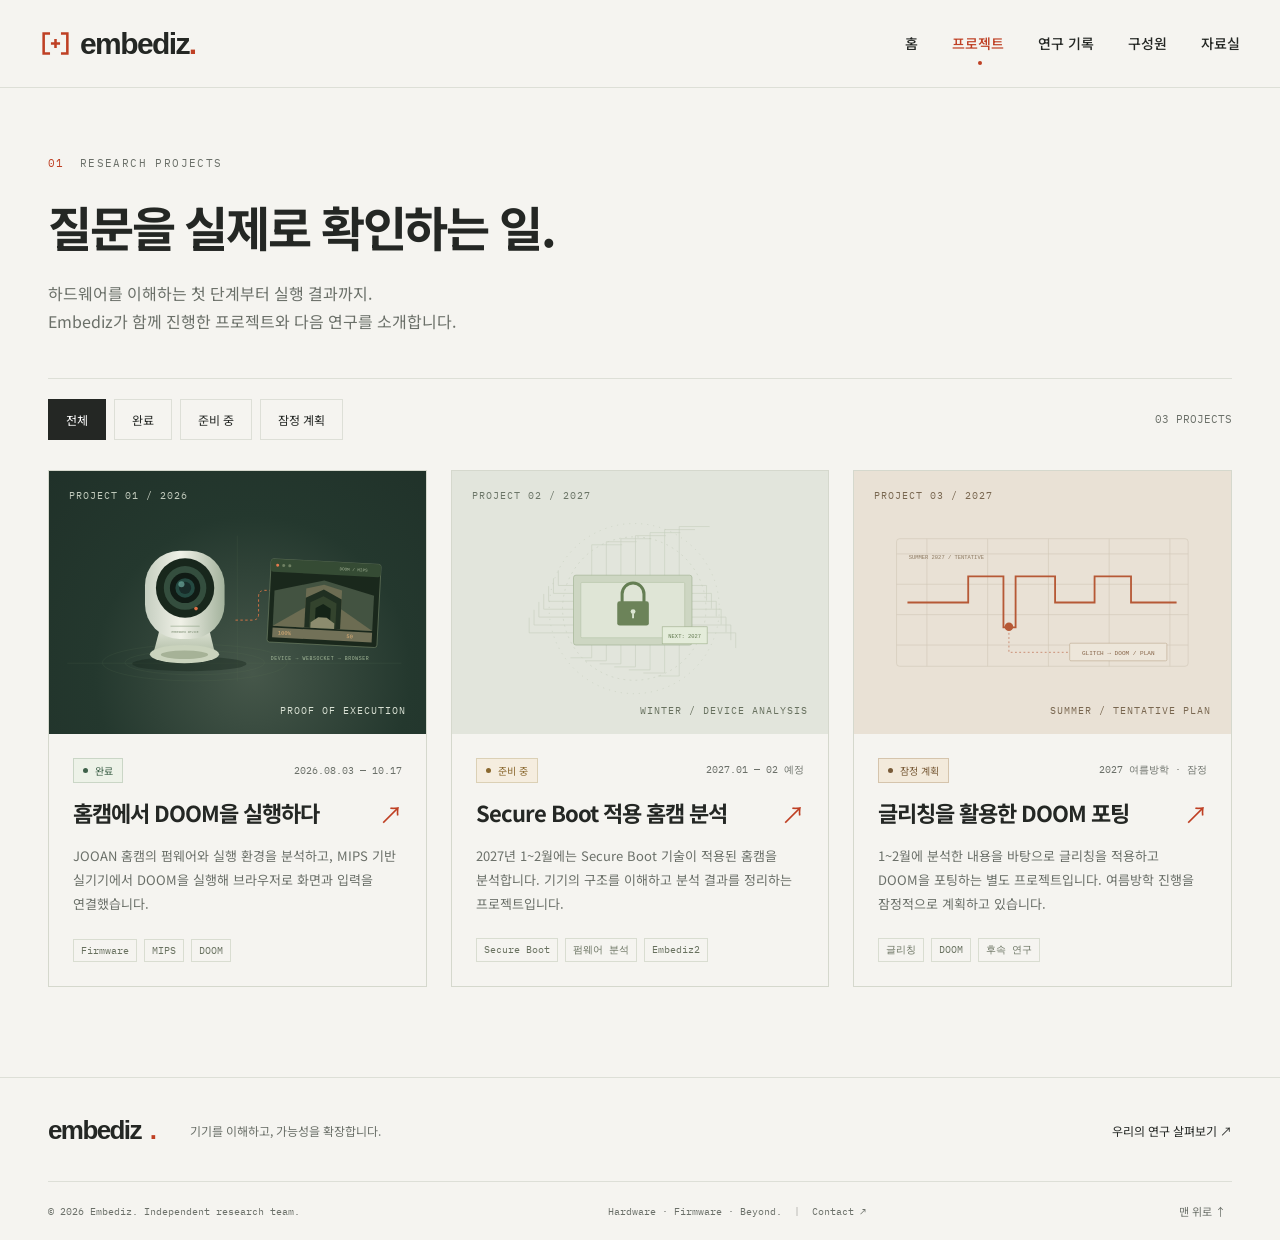
<file: projects/index.html>
<!doctype html>
<html lang="ko">
<head>
  <meta charset="UTF-8">
  <meta name="viewport" content="width=device-width, initial-scale=1">
  <meta name="theme-color" content="#f5f4f0">
  <meta name="description" content="홈캠 펌웨어 분석과 임베디드 기기 DOOM 포팅부터 Secure Boot 적용 홈캠 분석, 글리칭 후속 연구 계획까지 Embediz의 프로젝트를 소개합니다.">
  <meta property="og:title" content="임베디드 보안 연구 프로젝트 | Embediz">
  <meta property="og:description" content="홈캠 펌웨어 분석과 임베디드 기기 DOOM 포팅부터 Secure Boot 적용 홈캠 분석, 글리칭 후속 연구 계획까지 Embediz의 프로젝트를 소개합니다.">
  <meta property="og:type" content="website">
  <link rel="icon" href="../assets/favicon.svg" type="image/svg+xml">
  <link rel="stylesheet" href="../styles.css">
  <title>임베디드 보안 연구 프로젝트 | Embediz</title>
  <script src="../content.js" defer></script>
  <script src="../app.js" defer></script>
  <meta name="embediz-root" content="../">
  <meta name="robots" content="index,follow,max-image-preview:large">
  <meta property="og:site_name" content="Embediz">
  <meta property="og:locale" content="ko_KR">
  <meta name="twitter:card" content="summary">
  <meta name="twitter:title" content="임베디드 보안 연구 프로젝트 | Embediz">
  <meta name="twitter:description" content="홈캠 펌웨어 분석과 임베디드 기기 DOOM 포팅부터 Secure Boot 적용 홈캠 분석, 글리칭 후속 연구 계획까지 Embediz의 프로젝트를 소개합니다.">
  <link rel="sitemap" type="application/xml" href="../sitemap.xml">
  <link rel="canonical" href="https://fev20.github.io/Embediz/projects/">
  <meta property="og:url" content="https://fev20.github.io/Embediz/projects/">
  <script type="application/ld+json">{"@context":"https://schema.org","@graph":[{"@type":"Organization","@id":"https://fev20.github.io/Embediz/#organization","name":"Embediz","url":"https://fev20.github.io/Embediz/","description":"Embediz는 임베디드 보안과 하드웨어·펌웨어를 탐구하는 연구팀입니다. 홈캠 펌웨어 분석, MIPS 기반 DOOM 포팅, Secure Boot 분석 프로젝트와 연구 기록을 소개합니다."},{"@type":"WebSite","@id":"https://fev20.github.io/Embediz/#website","name":"Embediz","url":"https://fev20.github.io/Embediz/","inLanguage":"ko","publisher":{"@id":"https://fev20.github.io/Embediz/#organization"}},{"@type":"WebPage","@id":"https://fev20.github.io/Embediz/projects/#webpage","url":"https://fev20.github.io/Embediz/projects/","name":"임베디드 보안 연구 프로젝트 | Embediz","description":"홈캠 펌웨어 분석과 임베디드 기기 DOOM 포팅부터 Secure Boot 적용 홈캠 분석, 글리칭 후속 연구 계획까지 Embediz의 프로젝트를 소개합니다.","inLanguage":"ko","isPartOf":{"@id":"https://fev20.github.io/Embediz/#website"},"about":{"@id":"https://fev20.github.io/Embediz/#organization"}},{"@type":"BreadcrumbList","itemListElement":[{"@type":"ListItem","position":1,"name":"Embediz","item":"https://fev20.github.io/Embediz/"},{"@type":"ListItem","position":2,"name":"임베디드 보안 연구 프로젝트","item":"https://fev20.github.io/Embediz/projects/"}]}]}</script>
</head>
<body>
  <a href="#main" class="skip-link">본문으로 건너뛰기</a>
  <header class="site-header">
    <div class="header-inner">
      <a class="brand" href="../" aria-label="Embediz 홈"><svg viewBox="0 0 34 34" aria-hidden="true"><path d="M11 6H4v22h7M23 6h7v22h-7M12 17h10M17 12v10"/></svg><span>embediz<span class="brand-dot">.</span></span></a>
      <nav class="desktop-nav" aria-label="주 메뉴"><a href="../" data-nav="home">홈</a><a href="../projects/" data-nav="research" aria-current="page">프로젝트</a><a href="../notes/" data-nav="notes">연구 기록</a><a href="../members/" data-nav="team">구성원</a><a href="../resources/" data-nav="resources">자료실</a></nav>
      <button class="menu-toggle" aria-expanded="false" aria-controls="mobile-nav" aria-label="메뉴 열기"><span></span><span></span></button>
    </div>
    <nav id="mobile-nav" aria-label="모바일 메뉴" hidden><a href="../">홈</a><a href="../projects/">프로젝트</a><a href="../notes/">연구 기록</a><a href="../members/">구성원</a><a href="../resources/">자료실</a></nav>
  </header>
  <main id="main" tabindex="-1"><div class="container"><header class="page-heading reveal"><div class="eyebrow"><span class="section-index">01</span> RESEARCH PROJECTS</div><h1>질문을 실제로 확인하는 일.</h1><p>하드웨어를 이해하는 첫 단계부터 실행 결과까지.<br>Embediz가 함께 진행한 프로젝트와 다음 연구를 소개합니다.</p></header><div class="filter-bar"><div class="filters" role="group" aria-label="프로젝트 상태"><button class="filter active" data-project-filter="all" aria-pressed="true">전체</button><button class="filter" data-project-filter="completed" aria-pressed="false">완료</button><button class="filter" data-project-filter="planned" aria-pressed="false">준비 중</button><button class="filter" data-project-filter="tentative" aria-pressed="false">잠정 계획</button></div><span class="result-count" id="project-count" aria-live="polite">03 PROJECTS</span></div><section class="listing" aria-label="프로젝트 목록"><div class="project-grid" id="project-results"><a class="project-card reveal" href="../projects/doom-camera/"><div class="project-visual camera"><span class="visual-number">PROJECT 01 / 2026</span><svg viewBox="0 0 620 300" xmlns="http://www.w3.org/2000/svg" role="img" aria-label="홈캠과 DOOM 화면 연결 개념 일러스트"><defs><linearGradient id="camBody" x2="1"><stop stop-color="#c5cec0"/><stop offset=".45" stop-color="#f0f1e7"/><stop offset="1" stop-color="#a3b29c"/></linearGradient><linearGradient id="camBase" x2="0" y2="1"><stop stop-color="#e5e8dc"/><stop offset="1" stop-color="#a2b297"/></linearGradient></defs><g stroke="#5f7856" opacity=".23" fill="none"><ellipse cx="240" cy="249" rx="152" ry="30"/><ellipse cx="240" cy="249" rx="115" ry="20"/><path d="M30 250h550M310 40v240"/></g><ellipse cx="231" cy="251" rx="94" ry="12" fill="#101e15" opacity=".35"/>
<g transform="translate(130 45)"><path d="M54 142L41 192q50 25 103 0l-12-50" fill="url(#camBase)"/><ellipse cx="93" cy="190" rx="57" ry="15" fill="#cad3bd"/><ellipse cx="93" cy="191" rx="39" ry="7" fill="#a6b297"/><rect x="28" y="20" width="131" height="145" rx="57" fill="url(#camBody)"/><ellipse cx="94" cy="81" rx="48" ry="49" fill="#18271c"/><ellipse cx="94" cy="81" rx="35" ry="36" fill="#344e3e"/><circle cx="94" cy="81" r="25" fill="#101b15"/><circle cx="94" cy="81" r="16" fill="#244941"/><circle cx="94" cy="81" r="10" fill="#182b29"/><circle cx="88" cy="75" r="5" fill="#6eaba0" opacity=".7"/><circle cx="112" cy="115" r="3" fill="#de7046"/><path d="M70 144h48" stroke="#8d9f83"/><text x="94" y="155" text-anchor="middle" font-family="monospace" fill="#7f9076" font-size="5">EMBEDDED DEVICE</text></g>
<path d="M307 179h28q10 0 10-10v-29q0-10 10-10h20" stroke="#df7646" stroke-width="1.5" stroke-dasharray="4 4" fill="none"/>
<g transform="translate(366 78) rotate(3)"><rect width="181" height="137" rx="4" fill="#1a281c" stroke="#75866a"/><rect width="181" height="21" rx="4" fill="#354b34"/><circle cx="11" cy="10" r="2.5" fill="#e57a4d"/><circle cx="21" cy="10" r="2.5" fill="#6f8063"/><circle cx="31" cy="10" r="2.5" fill="#6f8063"/><text x="113" y="13" fill="#a6b598" font-size="7" font-family="monospace">DOOM / MIPS</text><path d="M8 110V52l81-21 83 21v58" fill="#435341"/><path d="M8 110l52-33V46l29-8 30 8v31l53 33" fill="#6c6c52"/><path d="M60 110V61l29-15 30 15v49" fill="#202f21"/><path d="M68 110V68l21-11 22 11v42" fill="#33432d"/><path d="M77 110V77l12-7 13 7v33" fill="#142317"/><path d="M70 110v-9l12-9h14l13 9v9" fill="#8c8c6e"/><rect x="8" y="113" width="164" height="16" fill="#727158"/><text x="17" y="124" fill="#e6b57a" font-size="9" font-family="monospace">100%</text><text x="130" y="124" fill="#e6b57a" font-size="9" font-family="monospace">50</text></g><text x="365" y="244" fill="#a4b99a" font-family="monospace" font-size="8" letter-spacing="1">DEVICE → WEBSOCKET → BROWSER</text></svg><span class="visual-label">PROOF OF EXECUTION</span></div><div class="project-content"><div class="project-topline"><span class="status completed">완료</span><span class="project-period">2026.08.03 — 10.17</span></div><h3>홈캠에서 DOOM을 실행하다<span aria-hidden="true">↗</span></h3><p>JOOAN 홈캠의 펌웨어와 실행 환경을 분석하고, MIPS 기반 실기기에서 DOOM을 실행해 브라우저로 화면과 입력을 연결했습니다.</p><div class="tags"><span class="tag">Firmware</span><span class="tag">MIPS</span><span class="tag">DOOM</span></div></div></a><a class="project-card reveal" href="../projects/secure-boot/"><div class="project-visual secure"><span class="visual-number">PROJECT 02 / 2027</span><svg viewBox="0 0 620 300" xmlns="http://www.w3.org/2000/svg" role="img" aria-label="Secure Boot를 상징하는 칩과 잠금장치"><g stroke="#bdc7b3" stroke-width="1" fill="none" opacity=".75"><path d="M230 110V55h50M230 215v26h-35M200 122h-25v-25M394 122h25v25"/><path d="M254 110V50h50M254 215v31h-35M200 135h-33v-25M394 135h33v25"/><path d="M278 110V45h50M278 215v36h-35M200 148h-41v-25M394 148h41v25"/><path d="M302 110V40h50M302 215v41h-35M200 161h-49v-25M394 161h49v25"/><path d="M326 110V35h50M326 215v46h-35M200 174h-57v-25M394 174h57v25"/><path d="M350 110V30h50M350 215v51h-35M200 187h-65v-25M394 187h65v25"/><path d="M374 110V25h50M374 215v56h-35M200 200h-73v-25M394 200h73v25"/><circle cx="300" cy="160" r="118" stroke-dasharray="3 7"/><circle cx="300" cy="160" r="140" stroke-dasharray="2 8"/></g><rect x="200" y="105" width="195" height="115" rx="4" fill="#cdd6c2" stroke="#9cae8e"/><rect x="212" y="117" width="171" height="91" rx="2" fill="#dfe5d6" stroke="#b5c3a7"/><path d="M280 150v-14a18 18 0 0 1 36 0v14" stroke="#647e53" stroke-width="5" fill="none"/><rect x="272" y="148" width="52" height="40" rx="4" fill="#6c8359"/><circle cx="298" cy="165" r="4" fill="#dce6d3"/><path d="M298 168v8" stroke="#dce6d3" stroke-width="3"/><rect x="346" y="190" width="74" height="28" fill="#e4ecda" stroke="#9eaf8c"/><text x="383" y="208" text-anchor="middle" font-family="monospace" font-size="9" fill="#647b51">NEXT: 2027</text></svg><span class="visual-label">WINTER / DEVICE ANALYSIS</span></div><div class="project-content"><div class="project-topline"><span class="status planned">준비 중</span><span class="project-period">2027.01 — 02 예정</span></div><h3>Secure Boot 적용 홈캠 분석<span aria-hidden="true">↗</span></h3><p>2027년 1~2월에는 Secure Boot 기술이 적용된 홈캠을 분석합니다. 기기의 구조를 이해하고 분석 결과를 정리하는 프로젝트입니다.</p><div class="tags"><span class="tag">Secure Boot</span><span class="tag">펌웨어 분석</span><span class="tag">Embediz2</span></div></div></a><a class="project-card reveal" href="../projects/glitch-doom/"><div class="project-visual glitch"><span class="visual-number">PROJECT 03 / 2027</span><svg viewBox="0 0 620 300" xmlns="http://www.w3.org/2000/svg" role="img" aria-label="글리칭과 프로그램 실행을 상징하는 개념 일러스트"><g fill="none" stroke="#b3a792" opacity=".45"><path d="M70 70h480M70 120h480M70 170h480M70 220h480M120 45v210M220 45v210M320 45v210M420 45v210M520 45v210"/><rect x="70" y="45" width="480" height="210" rx="5"/></g><path d="M88 150h100v-43h58v84h20v-84h65v43h65v-43h60v43h75" fill="none" stroke="#b65936" stroke-width="3"/><circle cx="255" cy="190" r="7" fill="#b65936"/><path d="M255 200v32h100" fill="none" stroke="#b65936" stroke-dasharray="3 4"/><rect x="355" y="217" width="160" height="29" rx="2" fill="#ede6da" stroke="#bba88e"/><text x="435" y="236" text-anchor="middle" font-family="monospace" font-size="10" fill="#866448">GLITCH → DOOM / PLAN</text><text x="90" y="78" font-family="monospace" font-size="9" fill="#8c7960">SUMMER 2027 / TENTATIVE</text></svg><span class="visual-label">SUMMER / TENTATIVE PLAN</span></div><div class="project-content"><div class="project-topline"><span class="status tentative">잠정 계획</span><span class="project-period">2027 여름방학 · 잠정</span></div><h3>글리칭을 활용한 DOOM 포팅<span aria-hidden="true">↗</span></h3><p>1~2월에 분석한 내용을 바탕으로 글리칭을 적용하고 DOOM을 포팅하는 별도 프로젝트입니다. 여름방학 진행을 잠정적으로 계획하고 있습니다.</p><div class="tags"><span class="tag">글리칭</span><span class="tag">DOOM</span><span class="tag">후속 연구</span></div></div></a></div></section></div></main>
  <footer class="site-footer"><div class="container footer-top"><a class="brand" href="../">embediz<span class="brand-dot">.</span></a><p>기기를 이해하고, 가능성을 확장합니다.</p><a href="../projects/">우리의 연구 살펴보기 ↗</a></div><div class="container footer-bottom"><span>© 2026 Embediz. Independent research team.</span><span>Hardware · Firmware · Beyond. <span class="footer-divider" aria-hidden="true">|</span> <a class="footer-contact" href="mailto:isemy0317@gmail.com" aria-label="Embediz 팀에 이메일로 연락하기">Contact ↗</a></span><button class="back-top" aria-label="페이지 맨 위로">맨 위로 ↑</button></div></footer>
  <dialog id="video-dialog" aria-labelledby="video-title"><div class="dialog-head"><div><span class="eyebrow">PROJECT 01 / DEMO</span><h2 id="video-title">홈캠에서 실행되는 DOOM</h2></div><button class="dialog-close" aria-label="영상 닫기">×</button></div><div id="video-container"></div><p class="video-caption">실기기 최종 시연 발췌 · 원본 00:34–00:48의 게임 화면 영역입니다. 게임은 카메라에서 실행됩니다.</p><a class="text-link" id="video-original" target="_blank" rel="noopener noreferrer">시연 영상 파일 열기 ↗</a></dialog>
  <noscript><style>.filter-bar,.menu-toggle,[data-video]{display:none}.desktop-nav{display:flex!important;flex-wrap:wrap;gap:14px}.site-header{height:auto;min-height:88px}.header-inner{flex-wrap:wrap;padding:18px 0}</style></noscript>
</body>
</html>
</file>
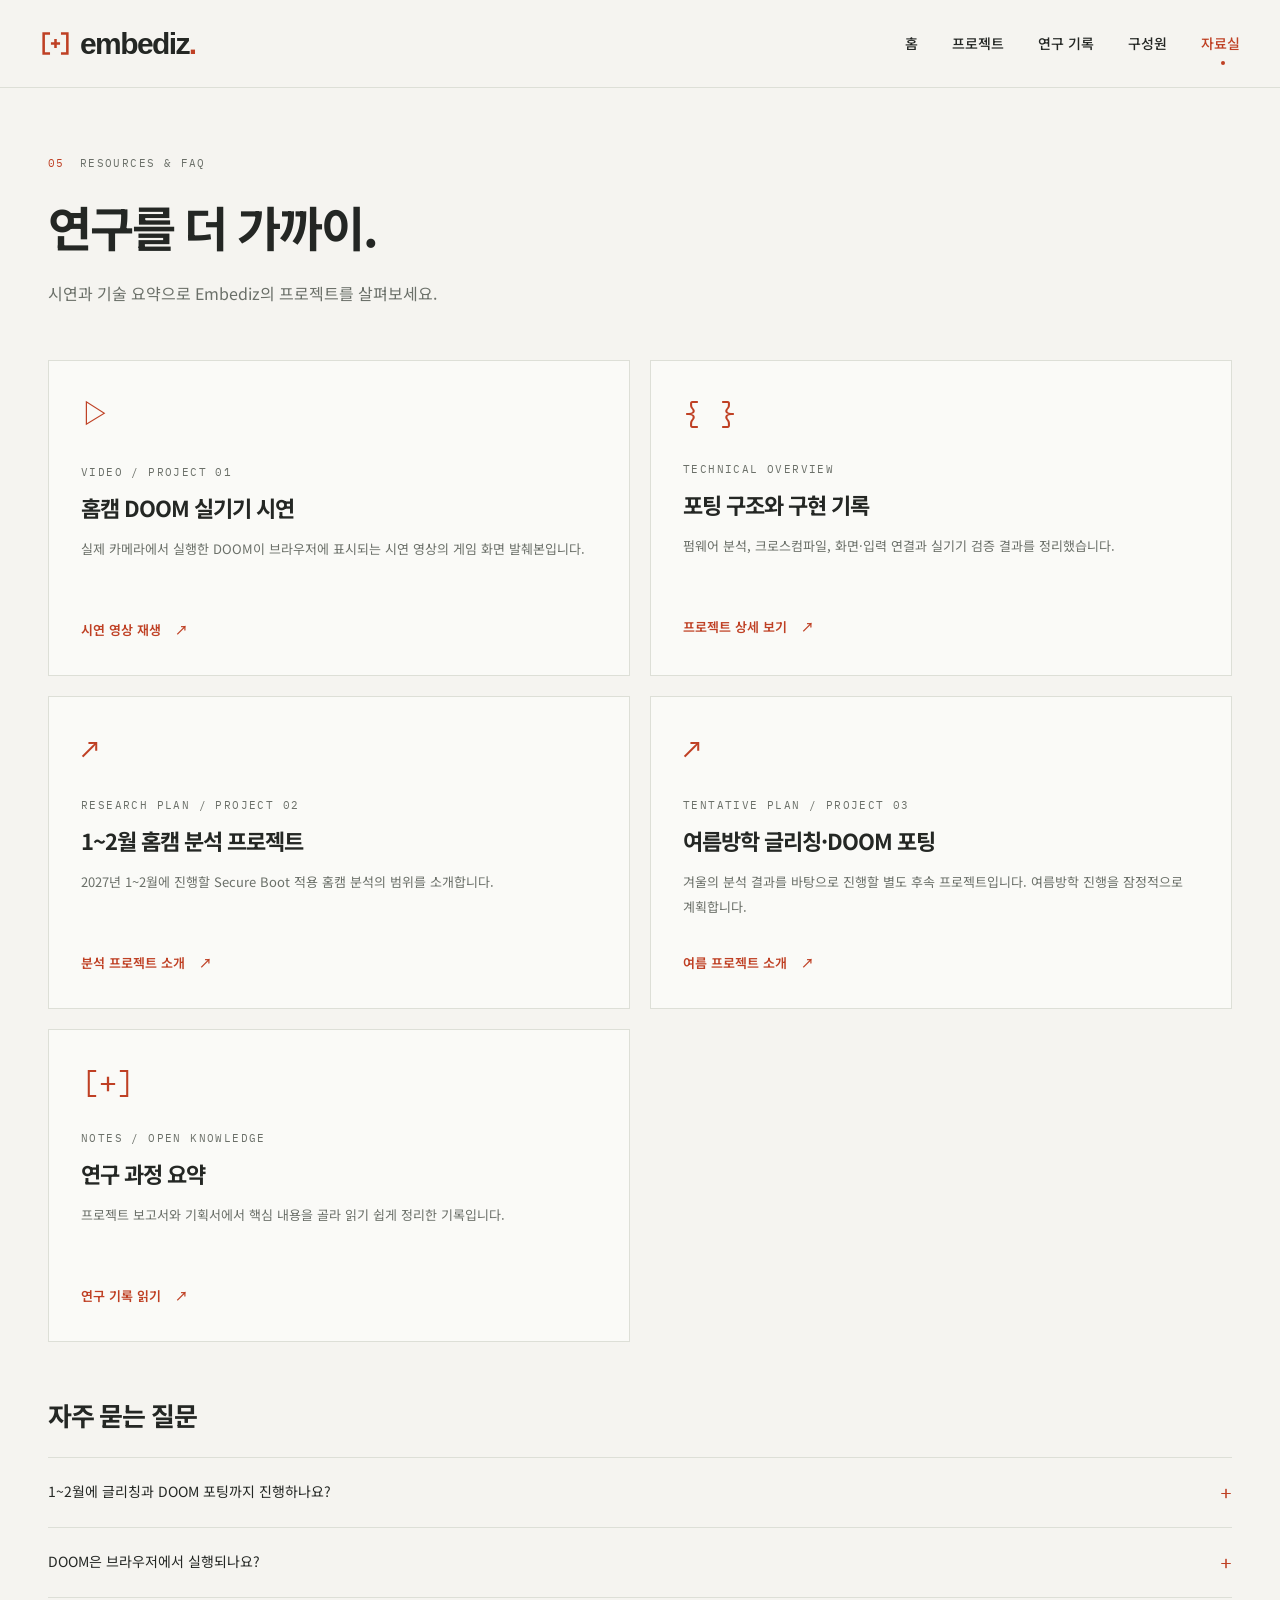
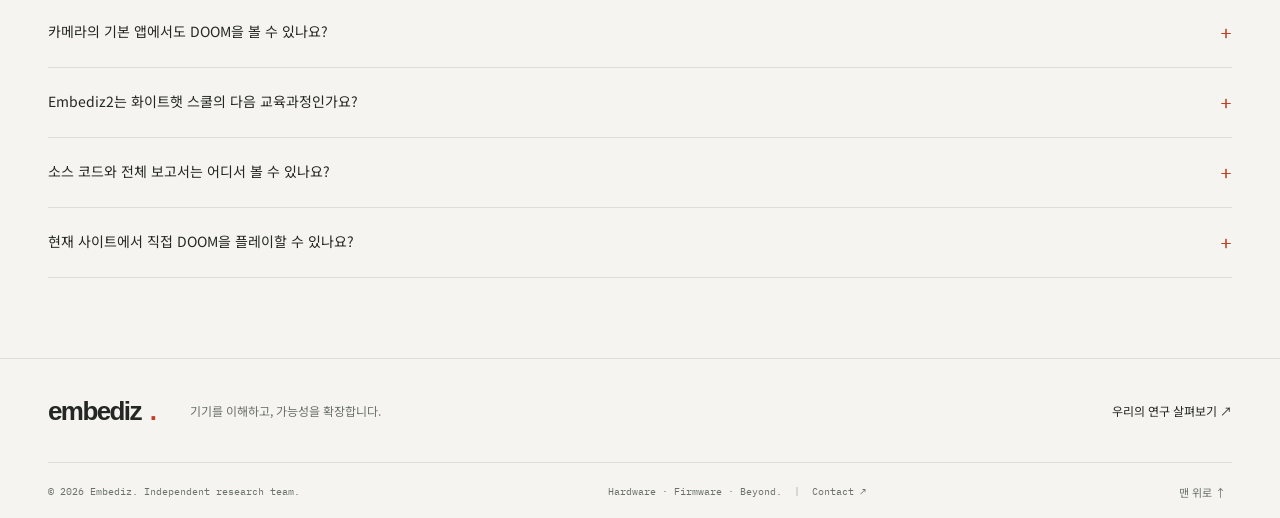
<file: resources/index.html>
<!doctype html>
<html lang="ko">
<head>
  <meta charset="UTF-8">
  <meta name="viewport" content="width=device-width, initial-scale=1">
  <meta name="theme-color" content="#f5f4f0">
  <meta name="description" content="실제 홈캠의 MIPS CPU에서 실행한 DOOM 시연 영상과 펌웨어 분석·포팅 구조, 프로젝트 연구 기록을 확인하세요.">
  <meta property="og:title" content="홈캠 DOOM 시연·펌웨어 분석 자료 | Embediz">
  <meta property="og:description" content="실제 홈캠의 MIPS CPU에서 실행한 DOOM 시연 영상과 펌웨어 분석·포팅 구조, 프로젝트 연구 기록을 확인하세요.">
  <meta property="og:type" content="website">
  <link rel="icon" href="../assets/favicon.svg" type="image/svg+xml">
  <link rel="stylesheet" href="../styles.css">
  <title>홈캠 DOOM 시연·펌웨어 분석 자료 | Embediz</title>
  <script src="../content.js" defer></script>
  <script src="../app.js" defer></script>
  <meta name="embediz-root" content="../">
  <meta name="robots" content="index,follow,max-image-preview:large">
  <meta property="og:site_name" content="Embediz">
  <meta property="og:locale" content="ko_KR">
  <meta name="twitter:card" content="summary">
  <meta name="twitter:title" content="홈캠 DOOM 시연·펌웨어 분석 자료 | Embediz">
  <meta name="twitter:description" content="실제 홈캠의 MIPS CPU에서 실행한 DOOM 시연 영상과 펌웨어 분석·포팅 구조, 프로젝트 연구 기록을 확인하세요.">
  <link rel="sitemap" type="application/xml" href="../sitemap.xml">
  <link rel="canonical" href="https://fev20.github.io/Embediz/resources/">
  <meta property="og:url" content="https://fev20.github.io/Embediz/resources/">
  <script type="application/ld+json">{"@context":"https://schema.org","@graph":[{"@type":"Organization","@id":"https://fev20.github.io/Embediz/#organization","name":"Embediz","url":"https://fev20.github.io/Embediz/","description":"Embediz는 임베디드 보안과 하드웨어·펌웨어를 탐구하는 연구팀입니다. 홈캠 펌웨어 분석, MIPS 기반 DOOM 포팅, Secure Boot 분석 프로젝트와 연구 기록을 소개합니다."},{"@type":"WebSite","@id":"https://fev20.github.io/Embediz/#website","name":"Embediz","url":"https://fev20.github.io/Embediz/","inLanguage":"ko","publisher":{"@id":"https://fev20.github.io/Embediz/#organization"}},{"@type":"WebPage","@id":"https://fev20.github.io/Embediz/resources/#webpage","url":"https://fev20.github.io/Embediz/resources/","name":"홈캠 DOOM 시연·펌웨어 분석 자료 | Embediz","description":"실제 홈캠의 MIPS CPU에서 실행한 DOOM 시연 영상과 펌웨어 분석·포팅 구조, 프로젝트 연구 기록을 확인하세요.","inLanguage":"ko","isPartOf":{"@id":"https://fev20.github.io/Embediz/#website"},"about":{"@id":"https://fev20.github.io/Embediz/#organization"}},{"@type":"BreadcrumbList","itemListElement":[{"@type":"ListItem","position":1,"name":"Embediz","item":"https://fev20.github.io/Embediz/"},{"@type":"ListItem","position":2,"name":"홈캠 DOOM 시연·펌웨어 분석 자료","item":"https://fev20.github.io/Embediz/resources/"}]}]}</script>
</head>
<body>
  <a href="#main" class="skip-link">본문으로 건너뛰기</a>
  <header class="site-header">
    <div class="header-inner">
      <a class="brand" href="../" aria-label="Embediz 홈"><svg viewBox="0 0 34 34" aria-hidden="true"><path d="M11 6H4v22h7M23 6h7v22h-7M12 17h10M17 12v10"/></svg><span>embediz<span class="brand-dot">.</span></span></a>
      <nav class="desktop-nav" aria-label="주 메뉴"><a href="../" data-nav="home">홈</a><a href="../projects/" data-nav="research">프로젝트</a><a href="../notes/" data-nav="notes">연구 기록</a><a href="../members/" data-nav="team">구성원</a><a href="../resources/" data-nav="resources" aria-current="page">자료실</a></nav>
      <button class="menu-toggle" aria-expanded="false" aria-controls="mobile-nav" aria-label="메뉴 열기"><span></span><span></span></button>
    </div>
    <nav id="mobile-nav" aria-label="모바일 메뉴" hidden><a href="../">홈</a><a href="../projects/">프로젝트</a><a href="../notes/">연구 기록</a><a href="../members/">구성원</a><a href="../resources/">자료실</a></nav>
  </header>
  <main id="main" tabindex="-1"><div class="container"><header class="page-heading"><div class="eyebrow"><span class="section-index">05</span> RESOURCES & FAQ</div><h1>연구를 더 가까이.</h1><p>시연과 기술 요약으로 Embediz의 프로젝트를 살펴보세요.</p></header><div class="resource-grid"><article class="resource-card"><div class="resource-icon">▷</div><div class="eyebrow">VIDEO / PROJECT 01</div><h2>홈캠 DOOM 실기기 시연</h2><p>실제 카메라에서 실행한 DOOM이 브라우저에 표시되는 시연 영상의 게임 화면 발췌본입니다.</p><button class="text-link" data-video>시연 영상 재생 <span aria-hidden="true">↗</span></button></article><article class="resource-card"><div class="resource-icon">{ }</div><div class="eyebrow">TECHNICAL OVERVIEW</div><h2>포팅 구조와 구현 기록</h2><p>펌웨어 분석, 크로스컴파일, 화면·입력 연결과 실기기 검증 결과를 정리했습니다.</p><a class="text-link" href="../projects/doom-camera/">프로젝트 상세 보기 <span aria-hidden="true">↗</span></a></article><article class="resource-card"><div class="resource-icon">↗</div><div class="eyebrow">RESEARCH PLAN / PROJECT 02</div><h2>1~2월 홈캠 분석 프로젝트</h2><p>2027년 1~2월에 진행할 Secure Boot 적용 홈캠 분석의 범위를 소개합니다.</p><a class="text-link" href="../projects/secure-boot/">분석 프로젝트 소개 <span aria-hidden="true">↗</span></a></article><article class="resource-card"><div class="resource-icon">↗</div><div class="eyebrow">TENTATIVE PLAN / PROJECT 03</div><h2>여름방학 글리칭·DOOM 포팅</h2><p>겨울의 분석 결과를 바탕으로 진행할 별도 후속 프로젝트입니다. 여름방학 진행을 잠정적으로 계획합니다.</p><a class="text-link" href="../projects/glitch-doom/">여름 프로젝트 소개 <span aria-hidden="true">↗</span></a></article><article class="resource-card"><div class="resource-icon">[+]</div><div class="eyebrow">NOTES / OPEN KNOWLEDGE</div><h2>연구 과정 요약</h2><p>프로젝트 보고서와 기획서에서 핵심 내용을 골라 읽기 쉽게 정리한 기록입니다.</p><a class="text-link" href="../notes/">연구 기록 읽기 <span aria-hidden="true">↗</span></a></article></div><section class="faq"><h2>자주 묻는 질문</h2><details><summary>1~2월에 글리칭과 DOOM 포팅까지 진행하나요?</summary><p>1~2월은 Secure Boot 적용 홈캠을 분석하는 프로젝트입니다. 글리칭 적용과 DOOM 포팅은 그 분석 결과를 바탕으로 여름방학에 진행할 별도 프로젝트로 잠정 계획하고 있습니다. 정확한 여름 일정과 세부 방법은 아직 정하지 않았습니다.</p></details><details><summary>DOOM은 브라우저에서 실행되나요?</summary><p>DOOM 자체는 JOOAN 홈캠의 MIPS CPU에서 실행됩니다. 브라우저는 WebSocket으로 받은 화면을 Canvas에 표시하고 키 입력을 기기로 전달합니다.</p></details><details><summary>카메라의 기본 앱에서도 DOOM을 볼 수 있나요?</summary><p>현재 구현은 별도 브라우저 페이지로 화면을 전달합니다. 카메라 센서와 인코더를 거치는 기본 영상 경로에 DOOM 화면을 넣는 방식은 구현 결과에 포함되지 않습니다.</p></details><details><summary>Embediz2는 화이트햇 스쿨의 다음 교육과정인가요?</summary><p>아닙니다. 기존 Embediz는 화이트햇 스쿨 4기 2차 교육과정에서 진행한 프로젝트이며, Embediz2는 수료 후 자발적으로 준비하는 후속 프로젝트입니다.</p></details><details><summary>소스 코드와 전체 보고서는 어디서 볼 수 있나요?</summary><p>DOOM 포팅 프로젝트 상세 페이지 상단의 GitHub 저장소에서 공개된 소스 코드와 자료를 확인할 수 있습니다. 이 사이트에서는 프로젝트 요약과 최종 시연 영상을 제공합니다. 후속 프로젝트의 자료 공개 범위는 추후 정리합니다.</p></details><details><summary>현재 사이트에서 직접 DOOM을 플레이할 수 있나요?</summary><p>이 사이트는 연구 소개와 기록을 위한 페이지입니다. 실제 카메라에 접속하는 플레이 기능은 제공하지 않으며, 실기기 동작은 시연 영상으로 확인할 수 있습니다.</p></details></section></div></main>
  <footer class="site-footer"><div class="container footer-top"><a class="brand" href="../">embediz<span class="brand-dot">.</span></a><p>기기를 이해하고, 가능성을 확장합니다.</p><a href="../projects/">우리의 연구 살펴보기 ↗</a></div><div class="container footer-bottom"><span>© 2026 Embediz. Independent research team.</span><span>Hardware · Firmware · Beyond. <span class="footer-divider" aria-hidden="true">|</span> <a class="footer-contact" href="mailto:isemy0317@gmail.com" aria-label="Embediz 팀에 이메일로 연락하기">Contact ↗</a></span><button class="back-top" aria-label="페이지 맨 위로">맨 위로 ↑</button></div></footer>
  <dialog id="video-dialog" aria-labelledby="video-title"><div class="dialog-head"><div><span class="eyebrow">PROJECT 01 / DEMO</span><h2 id="video-title">홈캠에서 실행되는 DOOM</h2></div><button class="dialog-close" aria-label="영상 닫기">×</button></div><div id="video-container"></div><p class="video-caption">실기기 최종 시연 발췌 · 원본 00:34–00:48의 게임 화면 영역입니다. 게임은 카메라에서 실행됩니다.</p><a class="text-link" id="video-original" target="_blank" rel="noopener noreferrer">시연 영상 파일 열기 ↗</a></dialog>
  <noscript><style>.filter-bar,.menu-toggle,[data-video]{display:none}.desktop-nav{display:flex!important;flex-wrap:wrap;gap:14px}.site-header{height:auto;min-height:88px}.header-inner{flex-wrap:wrap;padding:18px 0}</style></noscript>
</body>
</html>
</file>
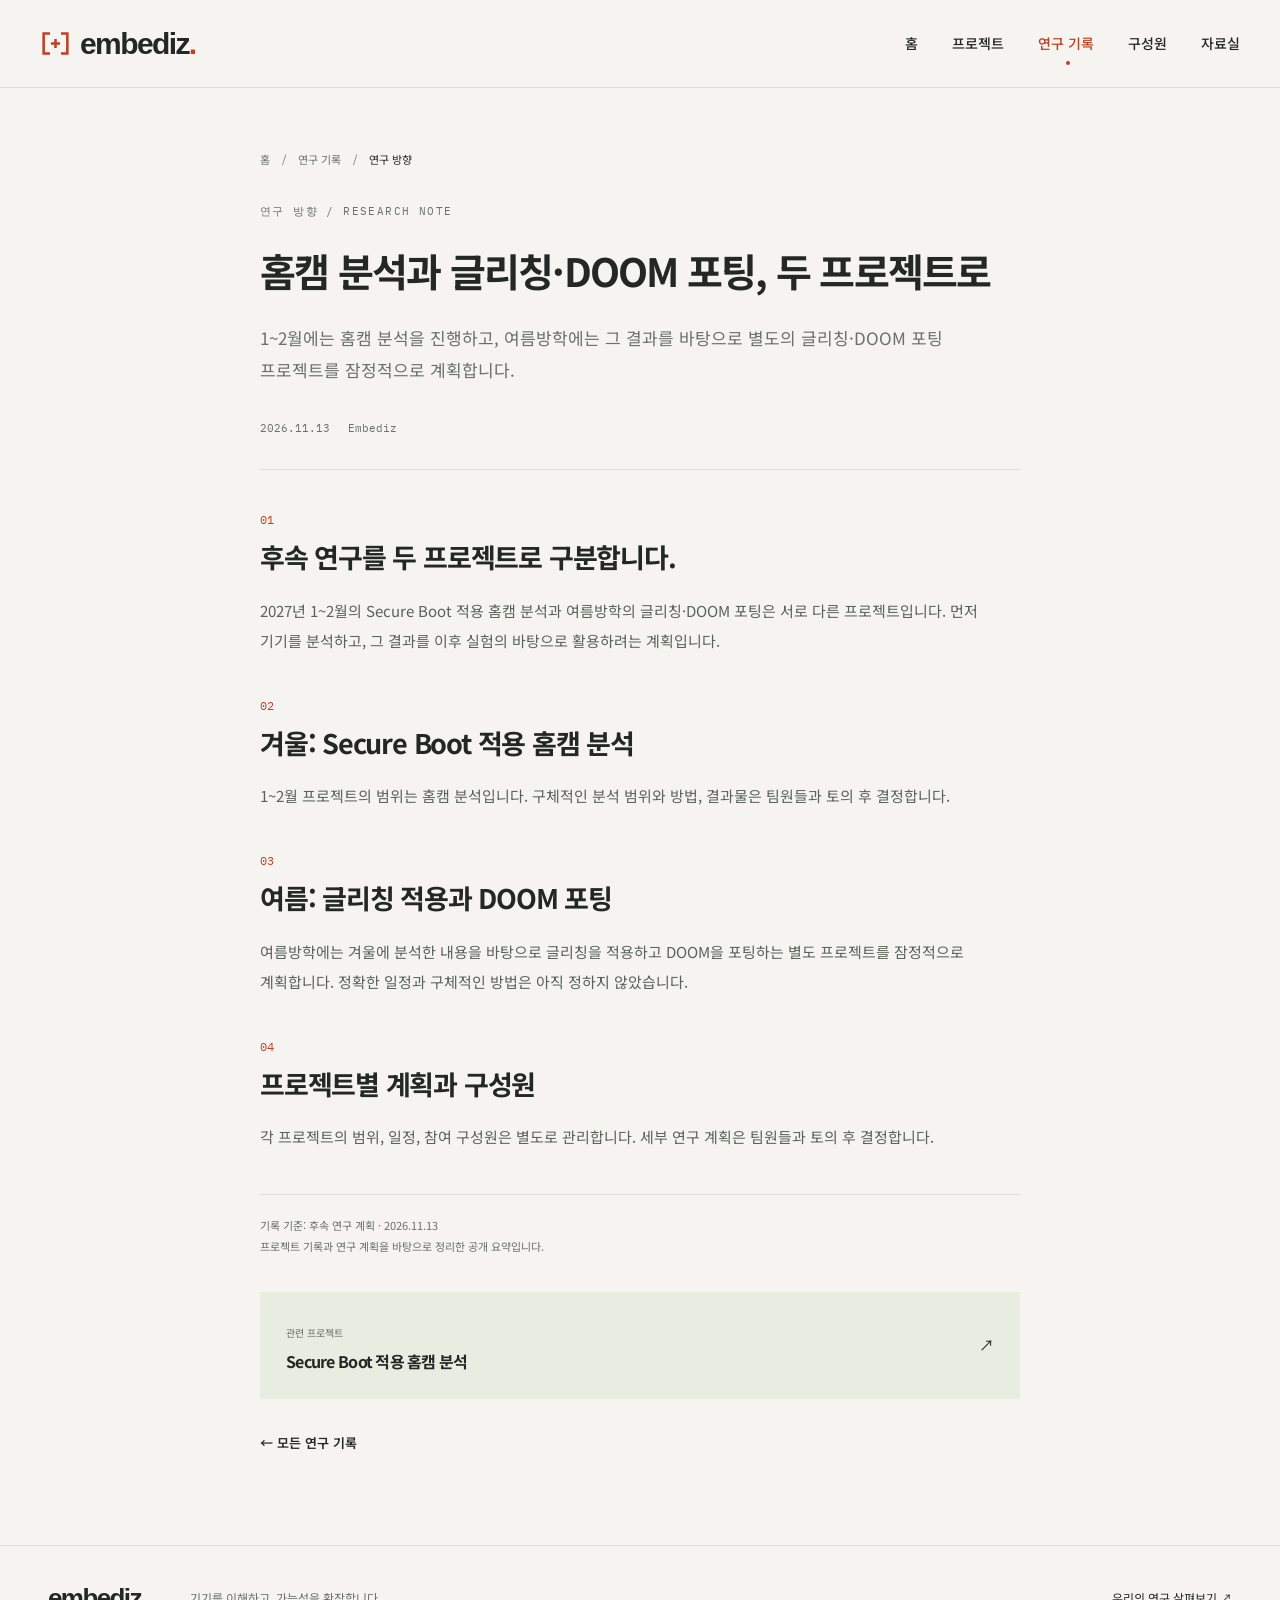
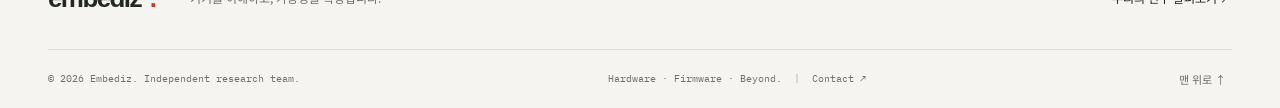
<file: notes/beyond-doom/index.html>
<!doctype html>
<html lang="ko">
<head>
  <meta charset="UTF-8">
  <meta name="viewport" content="width=device-width, initial-scale=1">
  <meta name="theme-color" content="#f5f4f0">
  <meta name="description" content="1~2월에는 홈캠 분석을 진행하고, 여름방학에는 그 결과를 바탕으로 별도의 글리칭·DOOM 포팅 프로젝트를 잠정적으로 계획합니다.">
  <meta property="og:title" content="Secure Boot 홈캠 분석과 글리칭 후속 연구 계획 | Embediz">
  <meta property="og:description" content="1~2월에는 홈캠 분석을 진행하고, 여름방학에는 그 결과를 바탕으로 별도의 글리칭·DOOM 포팅 프로젝트를 잠정적으로 계획합니다.">
  <meta property="og:type" content="article">
  <link rel="icon" href="../../assets/favicon.svg" type="image/svg+xml">
  <link rel="stylesheet" href="../../styles.css">
  <title>Secure Boot 홈캠 분석과 글리칭 후속 연구 계획 | Embediz</title>
  <script src="../../content.js" defer></script>
  <script src="../../app.js" defer></script>
  <meta name="embediz-root" content="../../">
  <meta name="robots" content="index,follow,max-image-preview:large">
  <meta property="og:site_name" content="Embediz">
  <meta property="og:locale" content="ko_KR">
  <meta name="twitter:card" content="summary">
  <meta name="twitter:title" content="Secure Boot 홈캠 분석과 글리칭 후속 연구 계획 | Embediz">
  <meta name="twitter:description" content="1~2월에는 홈캠 분석을 진행하고, 여름방학에는 그 결과를 바탕으로 별도의 글리칭·DOOM 포팅 프로젝트를 잠정적으로 계획합니다.">
  <link rel="sitemap" type="application/xml" href="../../sitemap.xml">
  <link rel="canonical" href="https://fev20.github.io/Embediz/notes/beyond-doom/">
  <meta property="og:url" content="https://fev20.github.io/Embediz/notes/beyond-doom/">
  <script type="application/ld+json">{"@context":"https://schema.org","@graph":[{"@type":"Organization","@id":"https://fev20.github.io/Embediz/#organization","name":"Embediz","url":"https://fev20.github.io/Embediz/","description":"Embediz는 임베디드 보안과 하드웨어·펌웨어를 탐구하는 연구팀입니다. 홈캠 펌웨어 분석, MIPS 기반 DOOM 포팅, Secure Boot 분석 프로젝트와 연구 기록을 소개합니다."},{"@type":"WebSite","@id":"https://fev20.github.io/Embediz/#website","name":"Embediz","url":"https://fev20.github.io/Embediz/","inLanguage":"ko","publisher":{"@id":"https://fev20.github.io/Embediz/#organization"}},{"@type":"WebPage","@id":"https://fev20.github.io/Embediz/notes/beyond-doom/#webpage","url":"https://fev20.github.io/Embediz/notes/beyond-doom/","name":"Secure Boot 홈캠 분석과 글리칭 후속 연구 계획 | Embediz","description":"1~2월에는 홈캠 분석을 진행하고, 여름방학에는 그 결과를 바탕으로 별도의 글리칭·DOOM 포팅 프로젝트를 잠정적으로 계획합니다.","inLanguage":"ko","isPartOf":{"@id":"https://fev20.github.io/Embediz/#website"},"about":{"@id":"https://fev20.github.io/Embediz/#organization"}},{"@type":"BreadcrumbList","itemListElement":[{"@type":"ListItem","position":1,"name":"Embediz","item":"https://fev20.github.io/Embediz/"},{"@type":"ListItem","position":2,"name":"연구 기록","item":"https://fev20.github.io/Embediz/notes/"},{"@type":"ListItem","position":3,"name":"Secure Boot 홈캠 분석과 글리칭 후속 연구 계획","item":"https://fev20.github.io/Embediz/notes/beyond-doom/"}]},{"@type":"Article","headline":"홈캠 분석과 글리칭·DOOM 포팅, 두 프로젝트로","description":"1~2월에는 홈캠 분석을 진행하고, 여름방학에는 그 결과를 바탕으로 별도의 글리칭·DOOM 포팅 프로젝트를 잠정적으로 계획합니다.","datePublished":"2026-11-13","inLanguage":"ko","mainEntityOfPage":{"@id":"https://fev20.github.io/Embediz/notes/beyond-doom/#webpage"},"author":{"@id":"https://fev20.github.io/Embediz/#organization"},"publisher":{"@id":"https://fev20.github.io/Embediz/#organization"}}]}</script>
</head>
<body>
  <a href="#main" class="skip-link">본문으로 건너뛰기</a>
  <header class="site-header">
    <div class="header-inner">
      <a class="brand" href="../../" aria-label="Embediz 홈"><svg viewBox="0 0 34 34" aria-hidden="true"><path d="M11 6H4v22h7M23 6h7v22h-7M12 17h10M17 12v10"/></svg><span>embediz<span class="brand-dot">.</span></span></a>
      <nav class="desktop-nav" aria-label="주 메뉴"><a href="../../" data-nav="home">홈</a><a href="../../projects/" data-nav="research">프로젝트</a><a href="../../notes/" data-nav="notes" aria-current="page">연구 기록</a><a href="../../members/" data-nav="team">구성원</a><a href="../../resources/" data-nav="resources">자료실</a></nav>
      <button class="menu-toggle" aria-expanded="false" aria-controls="mobile-nav" aria-label="메뉴 열기"><span></span><span></span></button>
    </div>
    <nav id="mobile-nav" aria-label="모바일 메뉴" hidden><a href="../../">홈</a><a href="../../projects/">프로젝트</a><a href="../../notes/">연구 기록</a><a href="../../members/">구성원</a><a href="../../resources/">자료실</a></nav>
  </header>
  <main id="main" tabindex="-1"><div class="container"><article class="note-article"><header><div class="breadcrumb"><a href="../../">홈</a><span>/</span><a href="../../notes/">연구 기록</a><span>/</span><span>연구 방향</span></div><div class="eyebrow" style="margin-top:35px">연구 방향 / RESEARCH NOTE</div><h1>홈캠 분석과 글리칭·DOOM 포팅, 두 프로젝트로</h1><p class="lead">1~2월에는 홈캠 분석을 진행하고, 여름방학에는 그 결과를 바탕으로 별도의 글리칭·DOOM 포팅 프로젝트를 잠정적으로 계획합니다.</p><div class="article-meta"><span>2026.11.13</span><span>Embediz</span></div></header><section id="note-0" class="article-section"><span class="section-number">01</span><h2>후속 연구를 두 프로젝트로 구분합니다.</h2><p>2027년 1~2월의 Secure Boot 적용 홈캠 분석과 여름방학의 글리칭·DOOM 포팅은 서로 다른 프로젝트입니다. 먼저 기기를 분석하고, 그 결과를 이후 실험의 바탕으로 활용하려는 계획입니다.</p></section><section id="note-1" class="article-section"><span class="section-number">02</span><h2>겨울: Secure Boot 적용 홈캠 분석</h2><p>1~2월 프로젝트의 범위는 홈캠 분석입니다. 구체적인 분석 범위와 방법, 결과물은 팀원들과 토의 후 결정합니다.</p></section><section id="note-2" class="article-section"><span class="section-number">03</span><h2>여름: 글리칭 적용과 DOOM 포팅</h2><p>여름방학에는 겨울에 분석한 내용을 바탕으로 글리칭을 적용하고 DOOM을 포팅하는 별도 프로젝트를 잠정적으로 계획합니다. 정확한 일정과 구체적인 방법은 아직 정하지 않았습니다.</p></section><section id="note-3" class="article-section"><span class="section-number">04</span><h2>프로젝트별 계획과 구성원</h2><p>각 프로젝트의 범위, 일정, 참여 구성원은 별도로 관리합니다. 세부 연구 계획은 팀원들과 토의 후 결정합니다.</p></section><p class="source-note">기록 기준: 후속 연구 계획 · 2026.11.13<br>프로젝트 기록과 연구 계획을 바탕으로 정리한 공개 요약입니다.</p><a class="note-related" href="../../projects/secure-boot/"><div><small>관련 프로젝트</small><h3>Secure Boot 적용 홈캠 분석</h3></div><span aria-hidden="true">↗</span></a><div style="margin-top:30px"><a class="text-link" href="../../notes/">← 모든 연구 기록</a></div></article></div></main>
  <footer class="site-footer"><div class="container footer-top"><a class="brand" href="../../">embediz<span class="brand-dot">.</span></a><p>기기를 이해하고, 가능성을 확장합니다.</p><a href="../../projects/">우리의 연구 살펴보기 ↗</a></div><div class="container footer-bottom"><span>© 2026 Embediz. Independent research team.</span><span>Hardware · Firmware · Beyond. <span class="footer-divider" aria-hidden="true">|</span> <a class="footer-contact" href="mailto:isemy0317@gmail.com" aria-label="Embediz 팀에 이메일로 연락하기">Contact ↗</a></span><button class="back-top" aria-label="페이지 맨 위로">맨 위로 ↑</button></div></footer>
  <dialog id="video-dialog" aria-labelledby="video-title"><div class="dialog-head"><div><span class="eyebrow">PROJECT 01 / DEMO</span><h2 id="video-title">홈캠에서 실행되는 DOOM</h2></div><button class="dialog-close" aria-label="영상 닫기">×</button></div><div id="video-container"></div><p class="video-caption">실기기 최종 시연 발췌 · 원본 00:34–00:48의 게임 화면 영역입니다. 게임은 카메라에서 실행됩니다.</p><a class="text-link" id="video-original" target="_blank" rel="noopener noreferrer">시연 영상 파일 열기 ↗</a></dialog>
  <noscript><style>.filter-bar,.menu-toggle,[data-video]{display:none}.desktop-nav{display:flex!important;flex-wrap:wrap;gap:14px}.site-header{height:auto;min-height:88px}.header-inner{flex-wrap:wrap;padding:18px 0}</style></noscript>
</body>
</html>
</file>
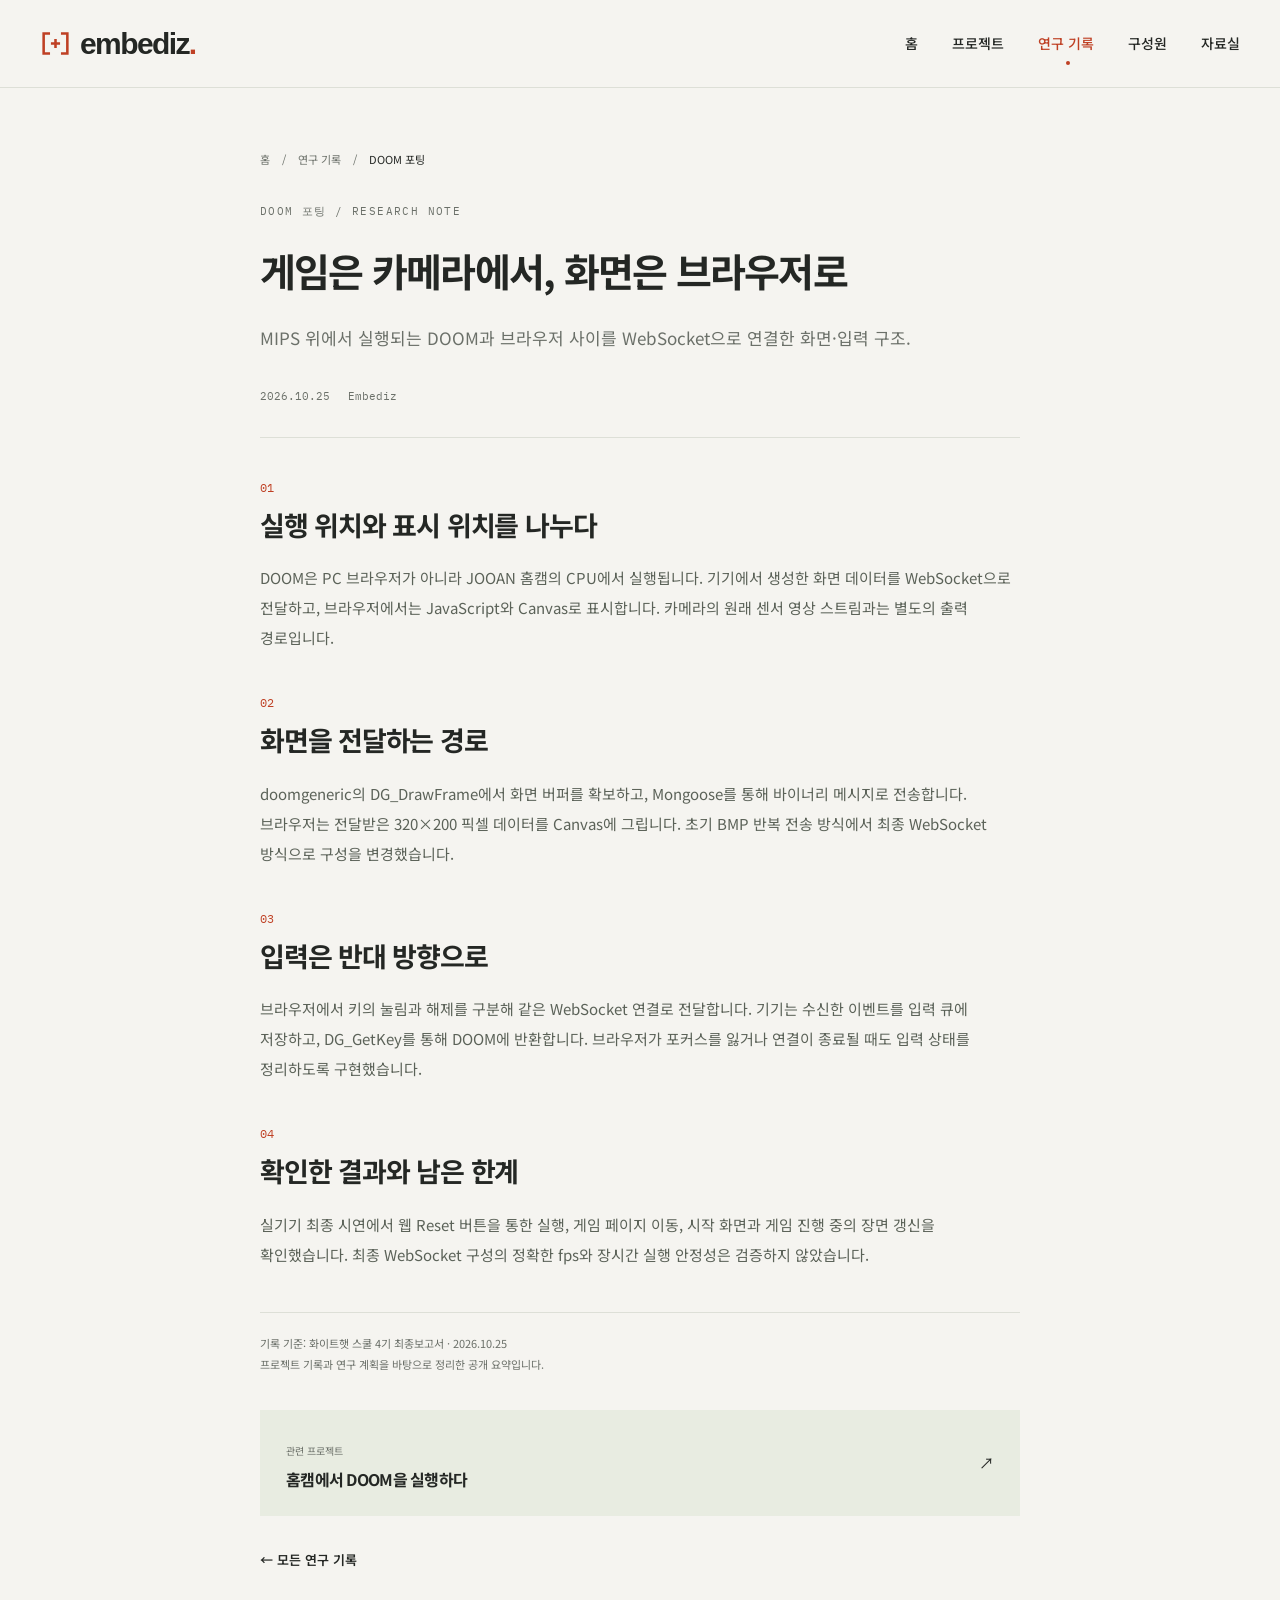
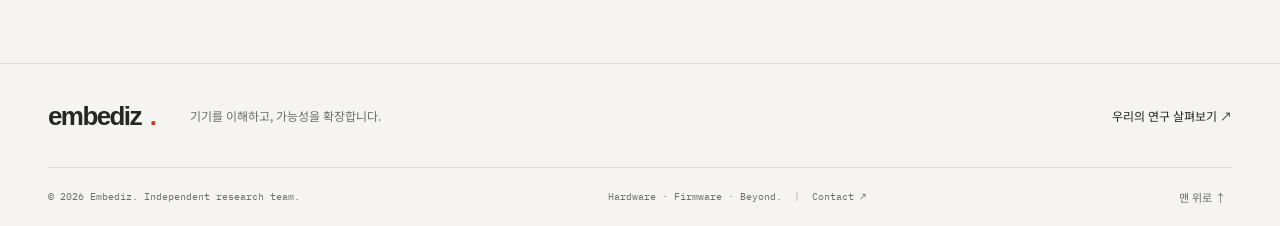
<file: notes/camera-to-browser/index.html>
<!doctype html>
<html lang="ko">
<head>
  <meta charset="UTF-8">
  <meta name="viewport" content="width=device-width, initial-scale=1">
  <meta name="theme-color" content="#f5f4f0">
  <meta name="description" content="MIPS 위에서 실행되는 DOOM과 브라우저 사이를 WebSocket으로 연결한 화면·입력 구조.">
  <meta property="og:title" content="MIPS DOOM 포팅: WebSocket 화면·입력 연결 | Embediz">
  <meta property="og:description" content="MIPS 위에서 실행되는 DOOM과 브라우저 사이를 WebSocket으로 연결한 화면·입력 구조.">
  <meta property="og:type" content="article">
  <link rel="icon" href="../../assets/favicon.svg" type="image/svg+xml">
  <link rel="stylesheet" href="../../styles.css">
  <title>MIPS DOOM 포팅: WebSocket 화면·입력 연결 | Embediz</title>
  <script src="../../content.js" defer></script>
  <script src="../../app.js" defer></script>
  <meta name="embediz-root" content="../../">
  <meta name="robots" content="index,follow,max-image-preview:large">
  <meta property="og:site_name" content="Embediz">
  <meta property="og:locale" content="ko_KR">
  <meta name="twitter:card" content="summary">
  <meta name="twitter:title" content="MIPS DOOM 포팅: WebSocket 화면·입력 연결 | Embediz">
  <meta name="twitter:description" content="MIPS 위에서 실행되는 DOOM과 브라우저 사이를 WebSocket으로 연결한 화면·입력 구조.">
  <link rel="sitemap" type="application/xml" href="../../sitemap.xml">
  <link rel="canonical" href="https://fev20.github.io/Embediz/notes/camera-to-browser/">
  <meta property="og:url" content="https://fev20.github.io/Embediz/notes/camera-to-browser/">
  <script type="application/ld+json">{"@context":"https://schema.org","@graph":[{"@type":"Organization","@id":"https://fev20.github.io/Embediz/#organization","name":"Embediz","url":"https://fev20.github.io/Embediz/","description":"Embediz는 임베디드 보안과 하드웨어·펌웨어를 탐구하는 연구팀입니다. 홈캠 펌웨어 분석, MIPS 기반 DOOM 포팅, Secure Boot 분석 프로젝트와 연구 기록을 소개합니다."},{"@type":"WebSite","@id":"https://fev20.github.io/Embediz/#website","name":"Embediz","url":"https://fev20.github.io/Embediz/","inLanguage":"ko","publisher":{"@id":"https://fev20.github.io/Embediz/#organization"}},{"@type":"WebPage","@id":"https://fev20.github.io/Embediz/notes/camera-to-browser/#webpage","url":"https://fev20.github.io/Embediz/notes/camera-to-browser/","name":"MIPS DOOM 포팅: WebSocket 화면·입력 연결 | Embediz","description":"MIPS 위에서 실행되는 DOOM과 브라우저 사이를 WebSocket으로 연결한 화면·입력 구조.","inLanguage":"ko","isPartOf":{"@id":"https://fev20.github.io/Embediz/#website"},"about":{"@id":"https://fev20.github.io/Embediz/#organization"}},{"@type":"BreadcrumbList","itemListElement":[{"@type":"ListItem","position":1,"name":"Embediz","item":"https://fev20.github.io/Embediz/"},{"@type":"ListItem","position":2,"name":"연구 기록","item":"https://fev20.github.io/Embediz/notes/"},{"@type":"ListItem","position":3,"name":"MIPS DOOM 포팅: WebSocket 화면·입력 연결","item":"https://fev20.github.io/Embediz/notes/camera-to-browser/"}]},{"@type":"Article","headline":"게임은 카메라에서, 화면은 브라우저로","description":"MIPS 위에서 실행되는 DOOM과 브라우저 사이를 WebSocket으로 연결한 화면·입력 구조.","datePublished":"2026-10-25","inLanguage":"ko","mainEntityOfPage":{"@id":"https://fev20.github.io/Embediz/notes/camera-to-browser/#webpage"},"author":{"@id":"https://fev20.github.io/Embediz/#organization"},"publisher":{"@id":"https://fev20.github.io/Embediz/#organization"}}]}</script>
</head>
<body>
  <a href="#main" class="skip-link">본문으로 건너뛰기</a>
  <header class="site-header">
    <div class="header-inner">
      <a class="brand" href="../../" aria-label="Embediz 홈"><svg viewBox="0 0 34 34" aria-hidden="true"><path d="M11 6H4v22h7M23 6h7v22h-7M12 17h10M17 12v10"/></svg><span>embediz<span class="brand-dot">.</span></span></a>
      <nav class="desktop-nav" aria-label="주 메뉴"><a href="../../" data-nav="home">홈</a><a href="../../projects/" data-nav="research">프로젝트</a><a href="../../notes/" data-nav="notes" aria-current="page">연구 기록</a><a href="../../members/" data-nav="team">구성원</a><a href="../../resources/" data-nav="resources">자료실</a></nav>
      <button class="menu-toggle" aria-expanded="false" aria-controls="mobile-nav" aria-label="메뉴 열기"><span></span><span></span></button>
    </div>
    <nav id="mobile-nav" aria-label="모바일 메뉴" hidden><a href="../../">홈</a><a href="../../projects/">프로젝트</a><a href="../../notes/">연구 기록</a><a href="../../members/">구성원</a><a href="../../resources/">자료실</a></nav>
  </header>
  <main id="main" tabindex="-1"><div class="container"><article class="note-article"><header><div class="breadcrumb"><a href="../../">홈</a><span>/</span><a href="../../notes/">연구 기록</a><span>/</span><span>DOOM 포팅</span></div><div class="eyebrow" style="margin-top:35px">DOOM 포팅 / RESEARCH NOTE</div><h1>게임은 카메라에서, 화면은 브라우저로</h1><p class="lead">MIPS 위에서 실행되는 DOOM과 브라우저 사이를 WebSocket으로 연결한 화면·입력 구조.</p><div class="article-meta"><span>2026.10.25</span><span>Embediz</span></div></header><section id="note-0" class="article-section"><span class="section-number">01</span><h2>실행 위치와 표시 위치를 나누다</h2><p>DOOM은 PC 브라우저가 아니라 JOOAN 홈캠의 CPU에서 실행됩니다. 기기에서 생성한 화면 데이터를 WebSocket으로 전달하고, 브라우저에서는 JavaScript와 Canvas로 표시합니다. 카메라의 원래 센서 영상 스트림과는 별도의 출력 경로입니다.</p></section><section id="note-1" class="article-section"><span class="section-number">02</span><h2>화면을 전달하는 경로</h2><p>doomgeneric의 DG_DrawFrame에서 화면 버퍼를 확보하고, Mongoose를 통해 바이너리 메시지로 전송합니다. 브라우저는 전달받은 320×200 픽셀 데이터를 Canvas에 그립니다. 초기 BMP 반복 전송 방식에서 최종 WebSocket 방식으로 구성을 변경했습니다.</p></section><section id="note-2" class="article-section"><span class="section-number">03</span><h2>입력은 반대 방향으로</h2><p>브라우저에서 키의 눌림과 해제를 구분해 같은 WebSocket 연결로 전달합니다. 기기는 수신한 이벤트를 입력 큐에 저장하고, DG_GetKey를 통해 DOOM에 반환합니다. 브라우저가 포커스를 잃거나 연결이 종료될 때도 입력 상태를 정리하도록 구현했습니다.</p></section><section id="note-3" class="article-section"><span class="section-number">04</span><h2>확인한 결과와 남은 한계</h2><p>실기기 최종 시연에서 웹 Reset 버튼을 통한 실행, 게임 페이지 이동, 시작 화면과 게임 진행 중의 장면 갱신을 확인했습니다. 최종 WebSocket 구성의 정확한 fps와 장시간 실행 안정성은 검증하지 않았습니다.</p></section><p class="source-note">기록 기준: 화이트햇 스쿨 4기 최종보고서 · 2026.10.25<br>프로젝트 기록과 연구 계획을 바탕으로 정리한 공개 요약입니다.</p><a class="note-related" href="../../projects/doom-camera/"><div><small>관련 프로젝트</small><h3>홈캠에서 DOOM을 실행하다</h3></div><span aria-hidden="true">↗</span></a><div style="margin-top:30px"><a class="text-link" href="../../notes/">← 모든 연구 기록</a></div></article></div></main>
  <footer class="site-footer"><div class="container footer-top"><a class="brand" href="../../">embediz<span class="brand-dot">.</span></a><p>기기를 이해하고, 가능성을 확장합니다.</p><a href="../../projects/">우리의 연구 살펴보기 ↗</a></div><div class="container footer-bottom"><span>© 2026 Embediz. Independent research team.</span><span>Hardware · Firmware · Beyond. <span class="footer-divider" aria-hidden="true">|</span> <a class="footer-contact" href="mailto:isemy0317@gmail.com" aria-label="Embediz 팀에 이메일로 연락하기">Contact ↗</a></span><button class="back-top" aria-label="페이지 맨 위로">맨 위로 ↑</button></div></footer>
  <dialog id="video-dialog" aria-labelledby="video-title"><div class="dialog-head"><div><span class="eyebrow">PROJECT 01 / DEMO</span><h2 id="video-title">홈캠에서 실행되는 DOOM</h2></div><button class="dialog-close" aria-label="영상 닫기">×</button></div><div id="video-container"></div><p class="video-caption">실기기 최종 시연 발췌 · 원본 00:34–00:48의 게임 화면 영역입니다. 게임은 카메라에서 실행됩니다.</p><a class="text-link" id="video-original" target="_blank" rel="noopener noreferrer">시연 영상 파일 열기 ↗</a></dialog>
  <noscript><style>.filter-bar,.menu-toggle,[data-video]{display:none}.desktop-nav{display:flex!important;flex-wrap:wrap;gap:14px}.site-header{height:auto;min-height:88px}.header-inner{flex-wrap:wrap;padding:18px 0}</style></noscript>
</body>
</html>
</file>
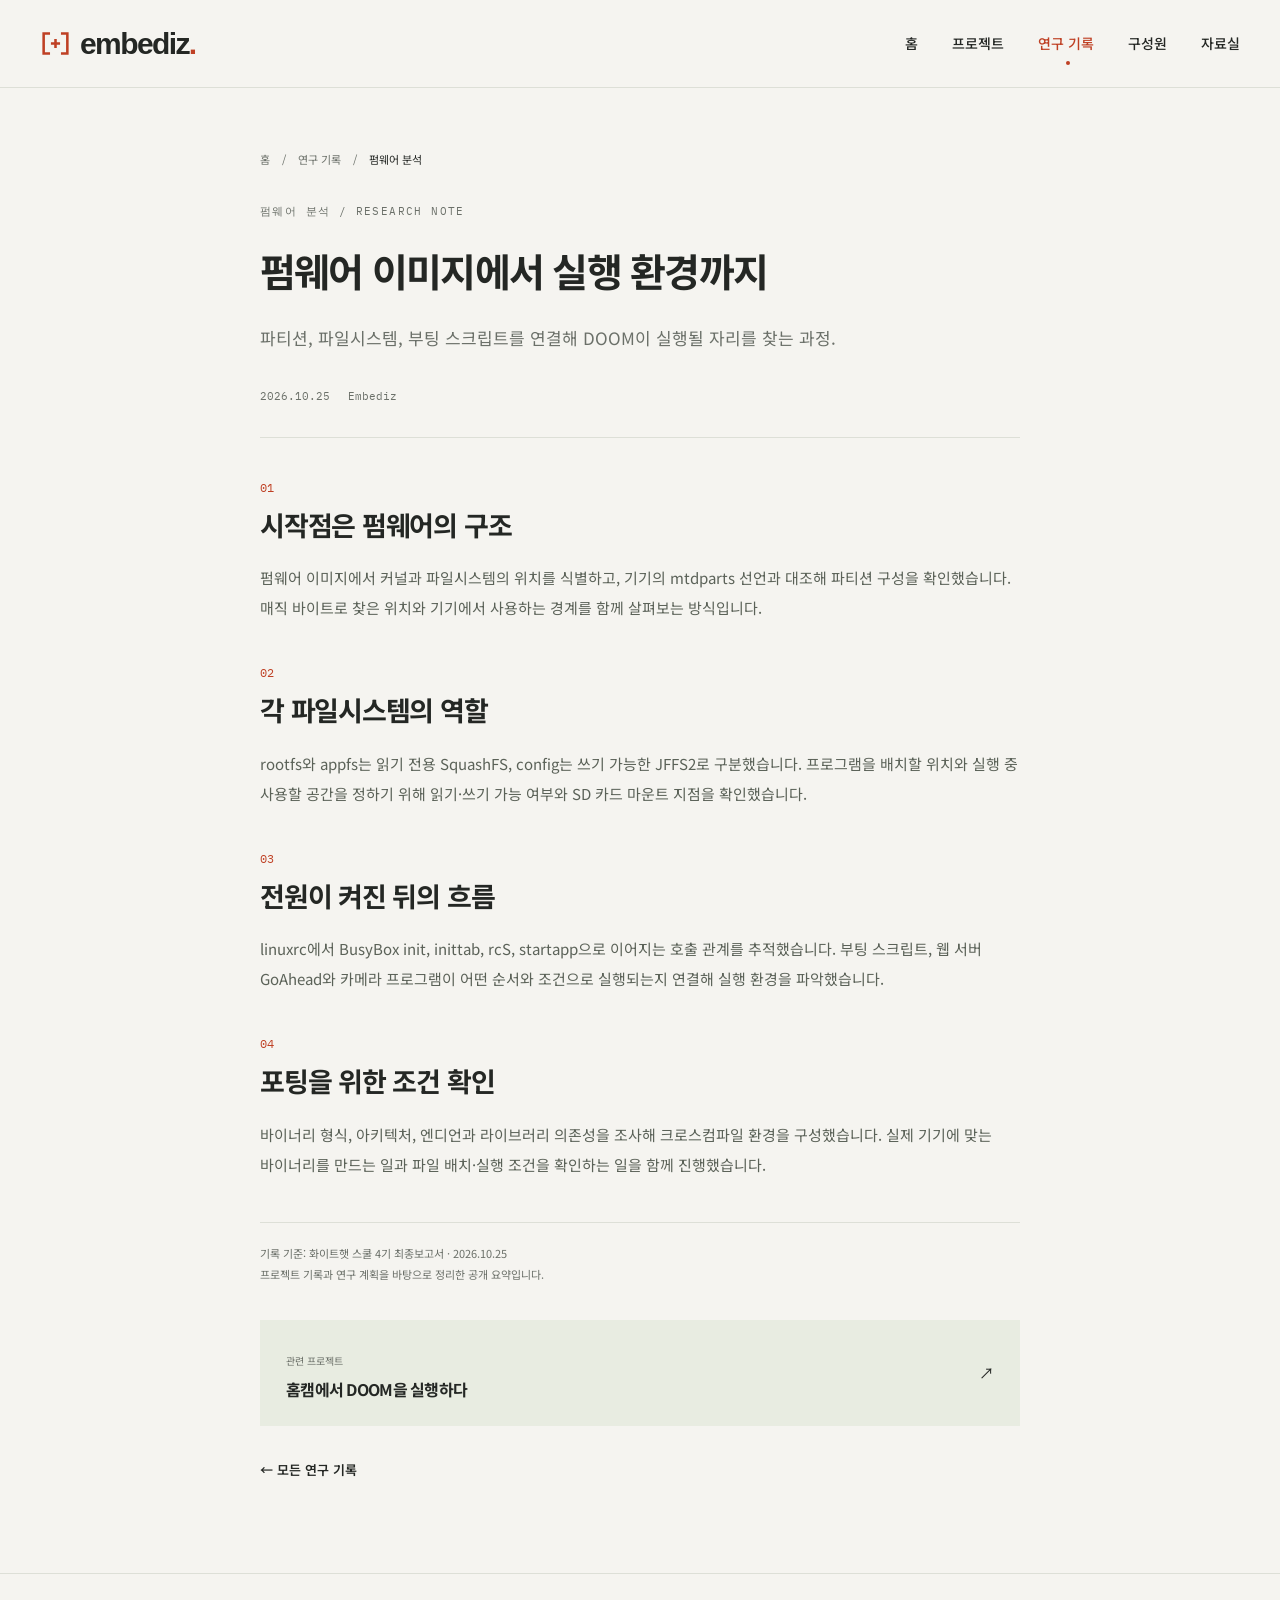
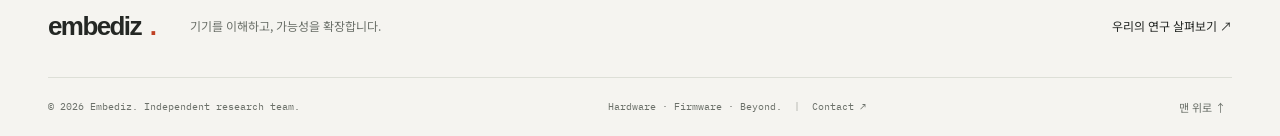
<file: notes/firmware-map/index.html>
<!doctype html>
<html lang="ko">
<head>
  <meta charset="UTF-8">
  <meta name="viewport" content="width=device-width, initial-scale=1">
  <meta name="theme-color" content="#f5f4f0">
  <meta name="description" content="파티션, 파일시스템, 부팅 스크립트를 연결해 DOOM이 실행될 자리를 찾는 과정.">
  <meta property="og:title" content="홈캠 펌웨어 분석: 이미지에서 실행 환경까지 | Embediz">
  <meta property="og:description" content="파티션, 파일시스템, 부팅 스크립트를 연결해 DOOM이 실행될 자리를 찾는 과정.">
  <meta property="og:type" content="article">
  <link rel="icon" href="../../assets/favicon.svg" type="image/svg+xml">
  <link rel="stylesheet" href="../../styles.css">
  <title>홈캠 펌웨어 분석: 이미지에서 실행 환경까지 | Embediz</title>
  <script src="../../content.js" defer></script>
  <script src="../../app.js" defer></script>
  <meta name="embediz-root" content="../../">
  <meta name="robots" content="index,follow,max-image-preview:large">
  <meta property="og:site_name" content="Embediz">
  <meta property="og:locale" content="ko_KR">
  <meta name="twitter:card" content="summary">
  <meta name="twitter:title" content="홈캠 펌웨어 분석: 이미지에서 실행 환경까지 | Embediz">
  <meta name="twitter:description" content="파티션, 파일시스템, 부팅 스크립트를 연결해 DOOM이 실행될 자리를 찾는 과정.">
  <link rel="sitemap" type="application/xml" href="../../sitemap.xml">
  <link rel="canonical" href="https://fev20.github.io/Embediz/notes/firmware-map/">
  <meta property="og:url" content="https://fev20.github.io/Embediz/notes/firmware-map/">
  <script type="application/ld+json">{"@context":"https://schema.org","@graph":[{"@type":"Organization","@id":"https://fev20.github.io/Embediz/#organization","name":"Embediz","url":"https://fev20.github.io/Embediz/","description":"Embediz는 임베디드 보안과 하드웨어·펌웨어를 탐구하는 연구팀입니다. 홈캠 펌웨어 분석, MIPS 기반 DOOM 포팅, Secure Boot 분석 프로젝트와 연구 기록을 소개합니다."},{"@type":"WebSite","@id":"https://fev20.github.io/Embediz/#website","name":"Embediz","url":"https://fev20.github.io/Embediz/","inLanguage":"ko","publisher":{"@id":"https://fev20.github.io/Embediz/#organization"}},{"@type":"WebPage","@id":"https://fev20.github.io/Embediz/notes/firmware-map/#webpage","url":"https://fev20.github.io/Embediz/notes/firmware-map/","name":"홈캠 펌웨어 분석: 이미지에서 실행 환경까지 | Embediz","description":"파티션, 파일시스템, 부팅 스크립트를 연결해 DOOM이 실행될 자리를 찾는 과정.","inLanguage":"ko","isPartOf":{"@id":"https://fev20.github.io/Embediz/#website"},"about":{"@id":"https://fev20.github.io/Embediz/#organization"}},{"@type":"BreadcrumbList","itemListElement":[{"@type":"ListItem","position":1,"name":"Embediz","item":"https://fev20.github.io/Embediz/"},{"@type":"ListItem","position":2,"name":"연구 기록","item":"https://fev20.github.io/Embediz/notes/"},{"@type":"ListItem","position":3,"name":"홈캠 펌웨어 분석: 이미지에서 실행 환경까지","item":"https://fev20.github.io/Embediz/notes/firmware-map/"}]},{"@type":"Article","headline":"펌웨어 이미지에서 실행 환경까지","description":"파티션, 파일시스템, 부팅 스크립트를 연결해 DOOM이 실행될 자리를 찾는 과정.","datePublished":"2026-10-25","inLanguage":"ko","mainEntityOfPage":{"@id":"https://fev20.github.io/Embediz/notes/firmware-map/#webpage"},"author":{"@id":"https://fev20.github.io/Embediz/#organization"},"publisher":{"@id":"https://fev20.github.io/Embediz/#organization"}}]}</script>
</head>
<body>
  <a href="#main" class="skip-link">본문으로 건너뛰기</a>
  <header class="site-header">
    <div class="header-inner">
      <a class="brand" href="../../" aria-label="Embediz 홈"><svg viewBox="0 0 34 34" aria-hidden="true"><path d="M11 6H4v22h7M23 6h7v22h-7M12 17h10M17 12v10"/></svg><span>embediz<span class="brand-dot">.</span></span></a>
      <nav class="desktop-nav" aria-label="주 메뉴"><a href="../../" data-nav="home">홈</a><a href="../../projects/" data-nav="research">프로젝트</a><a href="../../notes/" data-nav="notes" aria-current="page">연구 기록</a><a href="../../members/" data-nav="team">구성원</a><a href="../../resources/" data-nav="resources">자료실</a></nav>
      <button class="menu-toggle" aria-expanded="false" aria-controls="mobile-nav" aria-label="메뉴 열기"><span></span><span></span></button>
    </div>
    <nav id="mobile-nav" aria-label="모바일 메뉴" hidden><a href="../../">홈</a><a href="../../projects/">프로젝트</a><a href="../../notes/">연구 기록</a><a href="../../members/">구성원</a><a href="../../resources/">자료실</a></nav>
  </header>
  <main id="main" tabindex="-1"><div class="container"><article class="note-article"><header><div class="breadcrumb"><a href="../../">홈</a><span>/</span><a href="../../notes/">연구 기록</a><span>/</span><span>펌웨어 분석</span></div><div class="eyebrow" style="margin-top:35px">펌웨어 분석 / RESEARCH NOTE</div><h1>펌웨어 이미지에서 실행 환경까지</h1><p class="lead">파티션, 파일시스템, 부팅 스크립트를 연결해 DOOM이 실행될 자리를 찾는 과정.</p><div class="article-meta"><span>2026.10.25</span><span>Embediz</span></div></header><section id="note-0" class="article-section"><span class="section-number">01</span><h2>시작점은 펌웨어의 구조</h2><p>펌웨어 이미지에서 커널과 파일시스템의 위치를 식별하고, 기기의 mtdparts 선언과 대조해 파티션 구성을 확인했습니다. 매직 바이트로 찾은 위치와 기기에서 사용하는 경계를 함께 살펴보는 방식입니다.</p></section><section id="note-1" class="article-section"><span class="section-number">02</span><h2>각 파일시스템의 역할</h2><p>rootfs와 appfs는 읽기 전용 SquashFS, config는 쓰기 가능한 JFFS2로 구분했습니다. 프로그램을 배치할 위치와 실행 중 사용할 공간을 정하기 위해 읽기·쓰기 가능 여부와 SD 카드 마운트 지점을 확인했습니다.</p></section><section id="note-2" class="article-section"><span class="section-number">03</span><h2>전원이 켜진 뒤의 흐름</h2><p>linuxrc에서 BusyBox init, inittab, rcS, startapp으로 이어지는 호출 관계를 추적했습니다. 부팅 스크립트, 웹 서버 GoAhead와 카메라 프로그램이 어떤 순서와 조건으로 실행되는지 연결해 실행 환경을 파악했습니다.</p></section><section id="note-3" class="article-section"><span class="section-number">04</span><h2>포팅을 위한 조건 확인</h2><p>바이너리 형식, 아키텍처, 엔디언과 라이브러리 의존성을 조사해 크로스컴파일 환경을 구성했습니다. 실제 기기에 맞는 바이너리를 만드는 일과 파일 배치·실행 조건을 확인하는 일을 함께 진행했습니다.</p></section><p class="source-note">기록 기준: 화이트햇 스쿨 4기 최종보고서 · 2026.10.25<br>프로젝트 기록과 연구 계획을 바탕으로 정리한 공개 요약입니다.</p><a class="note-related" href="../../projects/doom-camera/"><div><small>관련 프로젝트</small><h3>홈캠에서 DOOM을 실행하다</h3></div><span aria-hidden="true">↗</span></a><div style="margin-top:30px"><a class="text-link" href="../../notes/">← 모든 연구 기록</a></div></article></div></main>
  <footer class="site-footer"><div class="container footer-top"><a class="brand" href="../../">embediz<span class="brand-dot">.</span></a><p>기기를 이해하고, 가능성을 확장합니다.</p><a href="../../projects/">우리의 연구 살펴보기 ↗</a></div><div class="container footer-bottom"><span>© 2026 Embediz. Independent research team.</span><span>Hardware · Firmware · Beyond. <span class="footer-divider" aria-hidden="true">|</span> <a class="footer-contact" href="mailto:isemy0317@gmail.com" aria-label="Embediz 팀에 이메일로 연락하기">Contact ↗</a></span><button class="back-top" aria-label="페이지 맨 위로">맨 위로 ↑</button></div></footer>
  <dialog id="video-dialog" aria-labelledby="video-title"><div class="dialog-head"><div><span class="eyebrow">PROJECT 01 / DEMO</span><h2 id="video-title">홈캠에서 실행되는 DOOM</h2></div><button class="dialog-close" aria-label="영상 닫기">×</button></div><div id="video-container"></div><p class="video-caption">실기기 최종 시연 발췌 · 원본 00:34–00:48의 게임 화면 영역입니다. 게임은 카메라에서 실행됩니다.</p><a class="text-link" id="video-original" target="_blank" rel="noopener noreferrer">시연 영상 파일 열기 ↗</a></dialog>
  <noscript><style>.filter-bar,.menu-toggle,[data-video]{display:none}.desktop-nav{display:flex!important;flex-wrap:wrap;gap:14px}.site-header{height:auto;min-height:88px}.header-inner{flex-wrap:wrap;padding:18px 0}</style></noscript>
</body>
</html>
</file>
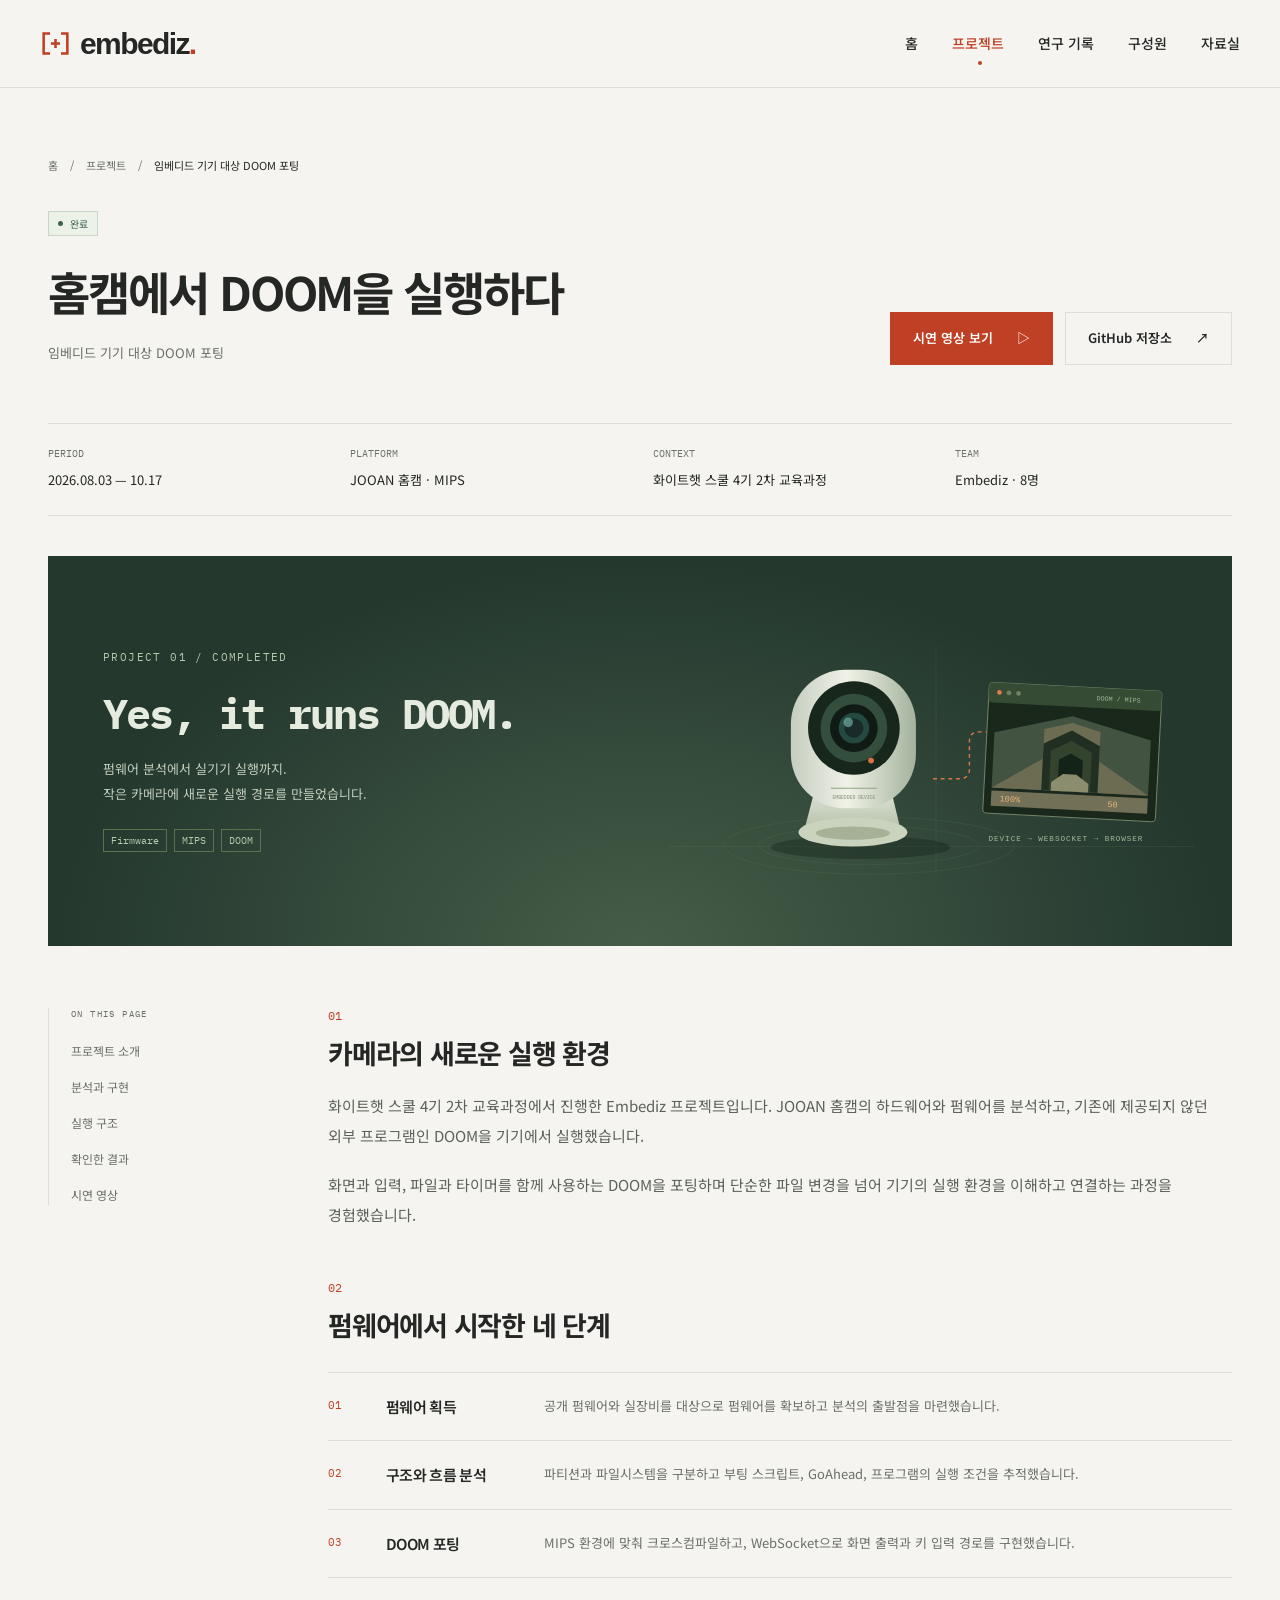
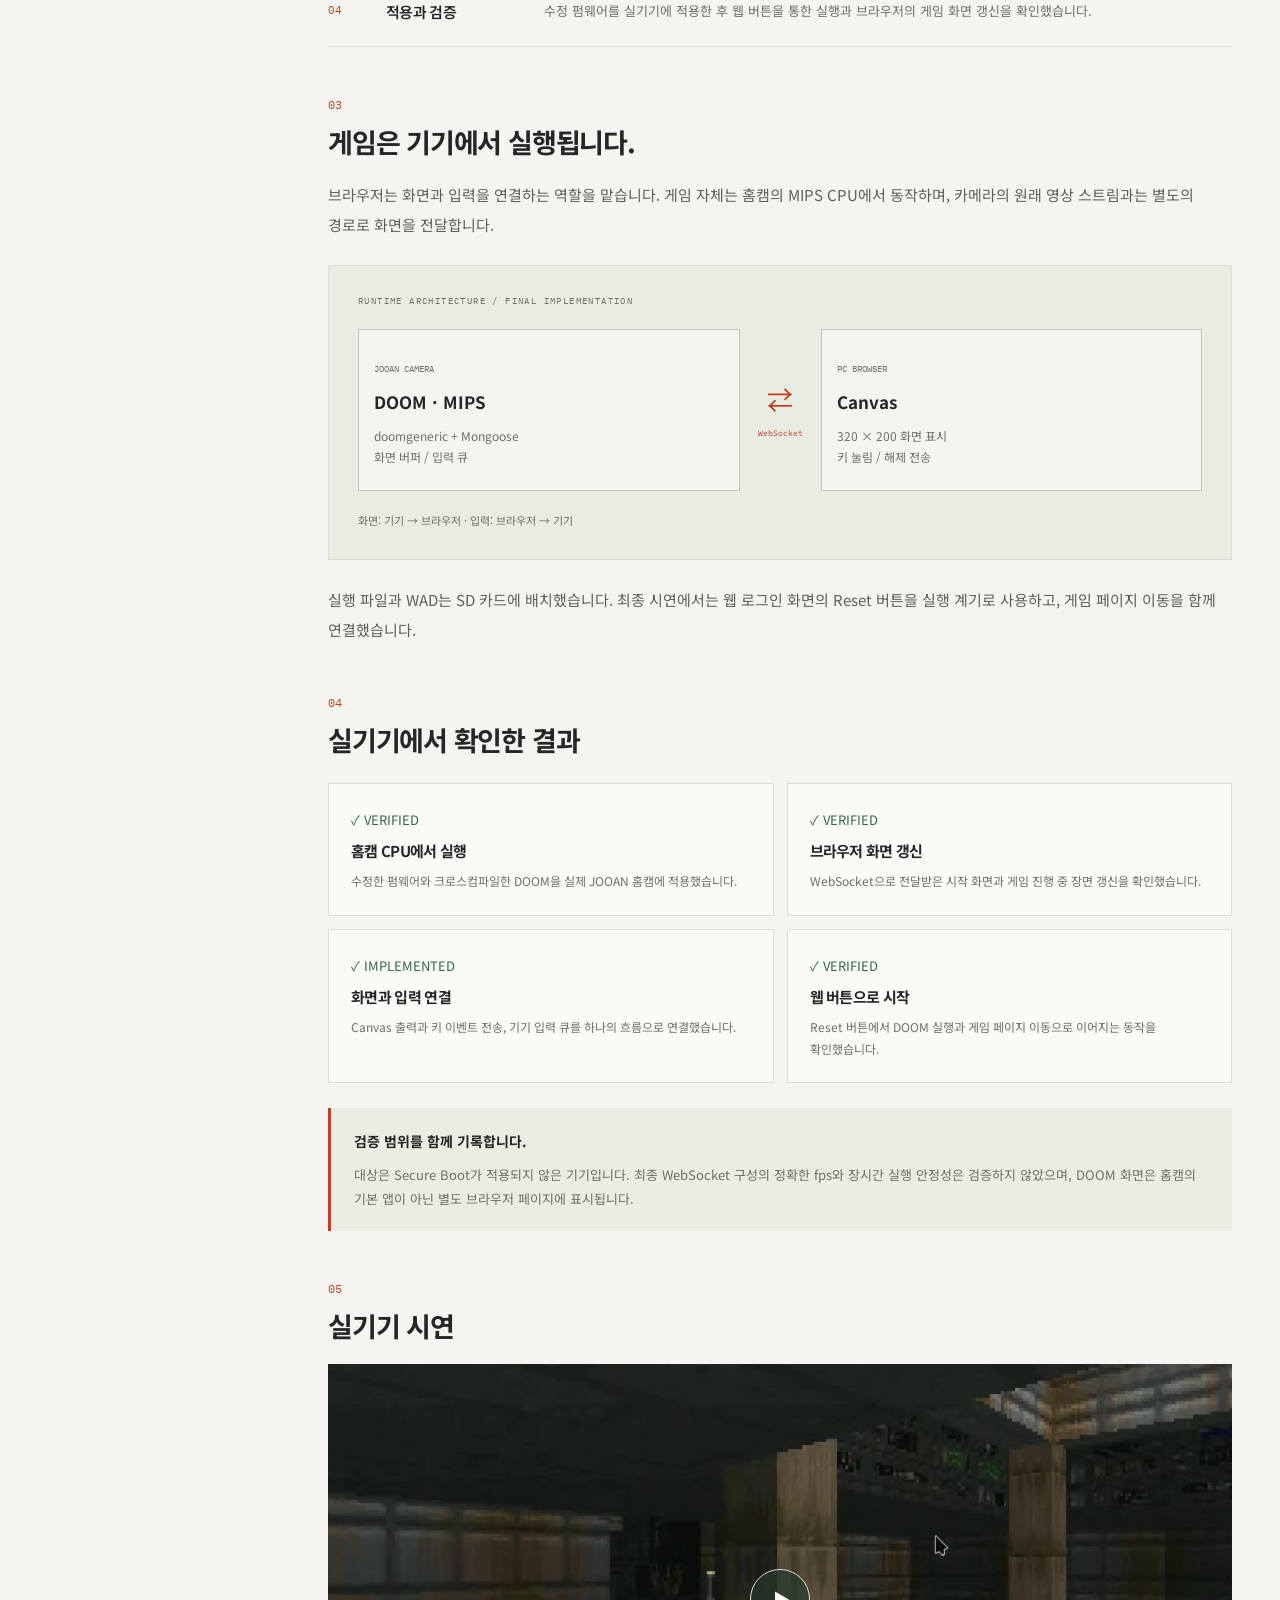
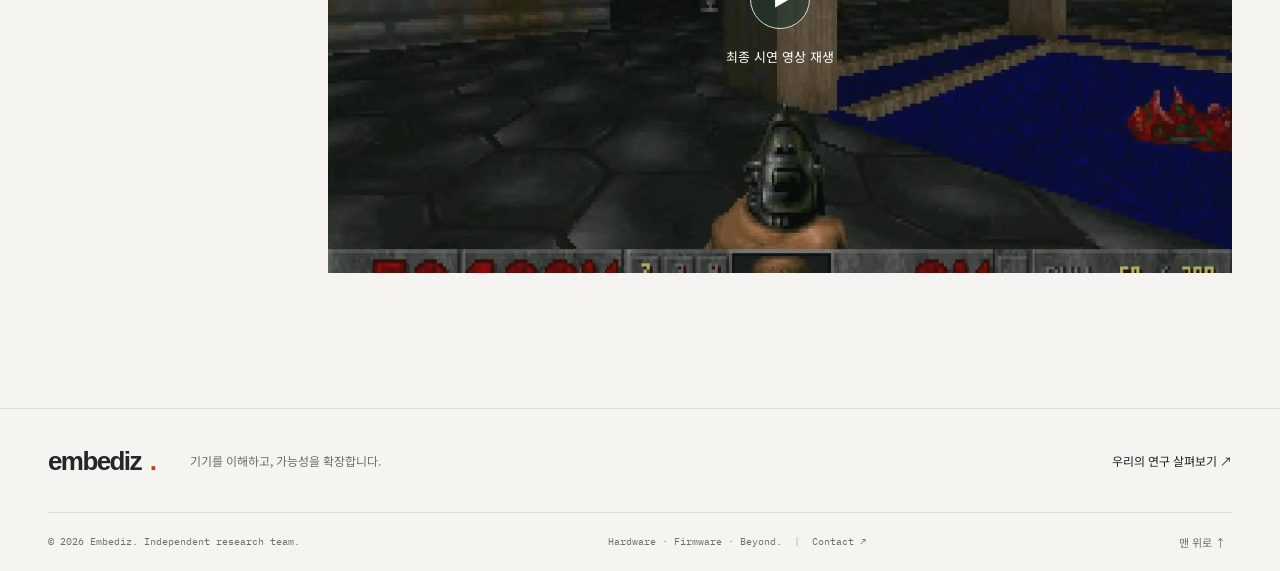
<file: projects/doom-camera/index.html>
<!doctype html>
<html lang="ko">
<head>
  <meta charset="UTF-8">
  <meta name="viewport" content="width=device-width, initial-scale=1">
  <meta name="theme-color" content="#f5f4f0">
  <meta name="description" content="JOOAN 홈캠의 펌웨어와 실행 환경을 분석하고, MIPS 기반 실기기에서 DOOM을 실행해 브라우저로 화면과 입력을 연결했습니다.">
  <meta property="og:title" content="임베디드 기기 DOOM 포팅·홈캠 펌웨어 분석 | Embediz">
  <meta property="og:description" content="JOOAN 홈캠의 펌웨어와 실행 환경을 분석하고, MIPS 기반 실기기에서 DOOM을 실행해 브라우저로 화면과 입력을 연결했습니다.">
  <meta property="og:type" content="website">
  <link rel="icon" href="../../assets/favicon.svg" type="image/svg+xml">
  <link rel="stylesheet" href="../../styles.css">
  <title>임베디드 기기 DOOM 포팅·홈캠 펌웨어 분석 | Embediz</title>
  <script src="../../content.js" defer></script>
  <script src="../../app.js" defer></script>
  <meta name="embediz-root" content="../../">
  <meta name="robots" content="index,follow,max-image-preview:large">
  <meta property="og:site_name" content="Embediz">
  <meta property="og:locale" content="ko_KR">
  <meta name="twitter:card" content="summary">
  <meta name="twitter:title" content="임베디드 기기 DOOM 포팅·홈캠 펌웨어 분석 | Embediz">
  <meta name="twitter:description" content="JOOAN 홈캠의 펌웨어와 실행 환경을 분석하고, MIPS 기반 실기기에서 DOOM을 실행해 브라우저로 화면과 입력을 연결했습니다.">
  <link rel="sitemap" type="application/xml" href="../../sitemap.xml">
  <link rel="canonical" href="https://fev20.github.io/Embediz/projects/doom-camera/">
  <meta property="og:url" content="https://fev20.github.io/Embediz/projects/doom-camera/">
  <script type="application/ld+json">{"@context":"https://schema.org","@graph":[{"@type":"Organization","@id":"https://fev20.github.io/Embediz/#organization","name":"Embediz","url":"https://fev20.github.io/Embediz/","description":"Embediz는 임베디드 보안과 하드웨어·펌웨어를 탐구하는 연구팀입니다. 홈캠 펌웨어 분석, MIPS 기반 DOOM 포팅, Secure Boot 분석 프로젝트와 연구 기록을 소개합니다."},{"@type":"WebSite","@id":"https://fev20.github.io/Embediz/#website","name":"Embediz","url":"https://fev20.github.io/Embediz/","inLanguage":"ko","publisher":{"@id":"https://fev20.github.io/Embediz/#organization"}},{"@type":"WebPage","@id":"https://fev20.github.io/Embediz/projects/doom-camera/#webpage","url":"https://fev20.github.io/Embediz/projects/doom-camera/","name":"임베디드 기기 DOOM 포팅·홈캠 펌웨어 분석 | Embediz","description":"JOOAN 홈캠의 펌웨어와 실행 환경을 분석하고, MIPS 기반 실기기에서 DOOM을 실행해 브라우저로 화면과 입력을 연결했습니다.","inLanguage":"ko","isPartOf":{"@id":"https://fev20.github.io/Embediz/#website"},"about":{"@id":"https://fev20.github.io/Embediz/#organization"}},{"@type":"BreadcrumbList","itemListElement":[{"@type":"ListItem","position":1,"name":"Embediz","item":"https://fev20.github.io/Embediz/"},{"@type":"ListItem","position":2,"name":"프로젝트","item":"https://fev20.github.io/Embediz/projects/"},{"@type":"ListItem","position":3,"name":"임베디드 기기 DOOM 포팅·홈캠 펌웨어 분석","item":"https://fev20.github.io/Embediz/projects/doom-camera/"}]}]}</script>
</head>
<body>
  <a href="#main" class="skip-link">본문으로 건너뛰기</a>
  <header class="site-header">
    <div class="header-inner">
      <a class="brand" href="../../" aria-label="Embediz 홈"><svg viewBox="0 0 34 34" aria-hidden="true"><path d="M11 6H4v22h7M23 6h7v22h-7M12 17h10M17 12v10"/></svg><span>embediz<span class="brand-dot">.</span></span></a>
      <nav class="desktop-nav" aria-label="주 메뉴"><a href="../../" data-nav="home">홈</a><a href="../../projects/" data-nav="research" aria-current="page">프로젝트</a><a href="../../notes/" data-nav="notes">연구 기록</a><a href="../../members/" data-nav="team">구성원</a><a href="../../resources/" data-nav="resources">자료실</a></nav>
      <button class="menu-toggle" aria-expanded="false" aria-controls="mobile-nav" aria-label="메뉴 열기"><span></span><span></span></button>
    </div>
    <nav id="mobile-nav" aria-label="모바일 메뉴" hidden><a href="../../">홈</a><a href="../../projects/">프로젝트</a><a href="../../notes/">연구 기록</a><a href="../../members/">구성원</a><a href="../../resources/">자료실</a></nav>
  </header>
  <main id="main" tabindex="-1"><div class="container"><header class="page-heading"><div class="breadcrumb"><a href="../../">홈</a><span>/</span><a href="../../projects/">프로젝트</a><span>/</span><span>임베디드 기기 대상 DOOM 포팅</span></div><div class="project-heading"><div><span class="status completed">완료</span><h1>홈캠에서 DOOM을 실행하다</h1><p class="subtitle">임베디드 기기 대상 DOOM 포팅</p></div><div class="project-actions"><button class="button" data-video>시연 영상 보기 <span aria-hidden="true">▷</span></button><a class="button secondary" href="https://github.com/fev20/WHS4_DOOM_project" target="_blank" rel="noopener noreferrer" aria-label="DOOM 포팅 프로젝트 GitHub 저장소 (새 탭)">GitHub 저장소 <span aria-hidden="true">↗</span></a></div></div></header><dl class="detail-summary"><div><dt>PERIOD</dt><dd>2026.08.03 — 10.17</dd></div><div><dt>PLATFORM</dt><dd>JOOAN 홈캠 · MIPS</dd></div><div><dt>CONTEXT</dt><dd>화이트햇 스쿨 4기 2차 교육과정</dd></div><div><dt>TEAM</dt><dd>Embediz · 8명</dd></div></dl><div class="detail-hero "><div class="detail-hero-copy"><div class="eyebrow">PROJECT 01 / COMPLETED</div><h2>Yes, it runs DOOM.</h2><p>펌웨어 분석에서 실기기 실행까지.<br>작은 카메라에 새로운 실행 경로를 만들었습니다.</p><div class="tags"><span class="tag">Firmware</span><span class="tag">MIPS</span><span class="tag">DOOM</span></div></div><svg viewBox="0 0 620 300" xmlns="http://www.w3.org/2000/svg" role="img" aria-label="홈캠과 DOOM 화면 연결 개념 일러스트"><defs><linearGradient id="camBody" x2="1"><stop stop-color="#c5cec0"/><stop offset=".45" stop-color="#f0f1e7"/><stop offset="1" stop-color="#a3b29c"/></linearGradient><linearGradient id="camBase" x2="0" y2="1"><stop stop-color="#e5e8dc"/><stop offset="1" stop-color="#a2b297"/></linearGradient></defs><g stroke="#5f7856" opacity=".23" fill="none"><ellipse cx="240" cy="249" rx="152" ry="30"/><ellipse cx="240" cy="249" rx="115" ry="20"/><path d="M30 250h550M310 40v240"/></g><ellipse cx="231" cy="251" rx="94" ry="12" fill="#101e15" opacity=".35"/>
<g transform="translate(130 45)"><path d="M54 142L41 192q50 25 103 0l-12-50" fill="url(#camBase)"/><ellipse cx="93" cy="190" rx="57" ry="15" fill="#cad3bd"/><ellipse cx="93" cy="191" rx="39" ry="7" fill="#a6b297"/><rect x="28" y="20" width="131" height="145" rx="57" fill="url(#camBody)"/><ellipse cx="94" cy="81" rx="48" ry="49" fill="#18271c"/><ellipse cx="94" cy="81" rx="35" ry="36" fill="#344e3e"/><circle cx="94" cy="81" r="25" fill="#101b15"/><circle cx="94" cy="81" r="16" fill="#244941"/><circle cx="94" cy="81" r="10" fill="#182b29"/><circle cx="88" cy="75" r="5" fill="#6eaba0" opacity=".7"/><circle cx="112" cy="115" r="3" fill="#de7046"/><path d="M70 144h48" stroke="#8d9f83"/><text x="94" y="155" text-anchor="middle" font-family="monospace" fill="#7f9076" font-size="5">EMBEDDED DEVICE</text></g>
<path d="M307 179h28q10 0 10-10v-29q0-10 10-10h20" stroke="#df7646" stroke-width="1.5" stroke-dasharray="4 4" fill="none"/>
<g transform="translate(366 78) rotate(3)"><rect width="181" height="137" rx="4" fill="#1a281c" stroke="#75866a"/><rect width="181" height="21" rx="4" fill="#354b34"/><circle cx="11" cy="10" r="2.5" fill="#e57a4d"/><circle cx="21" cy="10" r="2.5" fill="#6f8063"/><circle cx="31" cy="10" r="2.5" fill="#6f8063"/><text x="113" y="13" fill="#a6b598" font-size="7" font-family="monospace">DOOM / MIPS</text><path d="M8 110V52l81-21 83 21v58" fill="#435341"/><path d="M8 110l52-33V46l29-8 30 8v31l53 33" fill="#6c6c52"/><path d="M60 110V61l29-15 30 15v49" fill="#202f21"/><path d="M68 110V68l21-11 22 11v42" fill="#33432d"/><path d="M77 110V77l12-7 13 7v33" fill="#142317"/><path d="M70 110v-9l12-9h14l13 9v9" fill="#8c8c6e"/><rect x="8" y="113" width="164" height="16" fill="#727158"/><text x="17" y="124" fill="#e6b57a" font-size="9" font-family="monospace">100%</text><text x="130" y="124" fill="#e6b57a" font-size="9" font-family="monospace">50</text></g><text x="365" y="244" fill="#a4b99a" font-family="monospace" font-size="8" letter-spacing="1">DEVICE → WEBSOCKET → BROWSER</text></svg></div><div class="article-layout"><aside class="article-toc" aria-label="페이지 목차"><span class="eyebrow">ON THIS PAGE</span><a href="#overview" data-scroll="overview">프로젝트 소개</a><a href="#process" data-scroll="process">분석과 구현</a><a href="#architecture" data-scroll="architecture">실행 구조</a><a href="#results" data-scroll="results">확인한 결과</a><a href="#demo" data-scroll="demo">시연 영상</a></aside><article><section id="overview" class="article-section"><span class="section-number">01</span><h2>카메라의 새로운 실행 환경</h2><p>화이트햇 스쿨 4기 2차 교육과정에서 진행한 Embediz 프로젝트입니다. JOOAN 홈캠의 하드웨어와 펌웨어를 분석하고, 기존에 제공되지 않던 외부 프로그램인 DOOM을 기기에서 실행했습니다.</p><p>화면과 입력, 파일과 타이머를 함께 사용하는 DOOM을 포팅하며 단순한 파일 변경을 넘어 기기의 실행 환경을 이해하고 연결하는 과정을 경험했습니다.</p></section><section id="process" class="article-section"><span class="section-number">02</span><h2>펌웨어에서 시작한 네 단계</h2><ol class="process-list"><li><span class="num">01</span><h3>펌웨어 획득</h3><p>공개 펌웨어와 실장비를 대상으로 펌웨어를 확보하고 분석의 출발점을 마련했습니다.</p></li><li><span class="num">02</span><h3>구조와 흐름 분석</h3><p>파티션과 파일시스템을 구분하고 부팅 스크립트, GoAhead, 프로그램의 실행 조건을 추적했습니다.</p></li><li><span class="num">03</span><h3>DOOM 포팅</h3><p>MIPS 환경에 맞춰 크로스컴파일하고, WebSocket으로 화면 출력과 키 입력 경로를 구현했습니다.</p></li><li><span class="num">04</span><h3>적용과 검증</h3><p>수정 펌웨어를 실기기에 적용한 후 웹 버튼을 통한 실행과 브라우저의 게임 화면 갱신을 확인했습니다.</p></li></ol></section><section id="architecture" class="article-section"><span class="section-number">03</span><h2>게임은 기기에서 실행됩니다.</h2><p>브라우저는 화면과 입력을 연결하는 역할을 맡습니다. 게임 자체는 홈캠의 MIPS CPU에서 동작하며, 카메라의 원래 영상 스트림과는 별도의 경로로 화면을 전달합니다.</p><div class="architecture"><div class="eyebrow">RUNTIME ARCHITECTURE / FINAL IMPLEMENTATION</div><div class="arch-grid"><div class="arch-node"><small>JOOAN CAMERA</small><strong>DOOM · MIPS</strong><p>doomgeneric + Mongoose<br>화면 버퍼 / 입력 큐</p></div><div class="arch-arrows">⇄<small>WebSocket</small></div><div class="arch-node"><small>PC BROWSER</small><strong>Canvas</strong><p>320 × 200 화면 표시<br>키 눌림 / 해제 전송</p></div></div><div class="arch-caption">화면: 기기 → 브라우저 · 입력: 브라우저 → 기기</div></div><p>실행 파일과 WAD는 SD 카드에 배치했습니다. 최종 시연에서는 웹 로그인 화면의 Reset 버튼을 실행 계기로 사용하고, 게임 페이지 이동을 함께 연결했습니다.</p></section><section id="results" class="article-section"><span class="section-number">04</span><h2>실기기에서 확인한 결과</h2><div class="facts"><div class="fact"><span class="check">✓ VERIFIED</span><h3>홈캠 CPU에서 실행</h3><p>수정한 펌웨어와 크로스컴파일한 DOOM을 실제 JOOAN 홈캠에 적용했습니다.</p></div><div class="fact"><span class="check">✓ VERIFIED</span><h3>브라우저 화면 갱신</h3><p>WebSocket으로 전달받은 시작 화면과 게임 진행 중 장면 갱신을 확인했습니다.</p></div><div class="fact"><span class="check">✓ IMPLEMENTED</span><h3>화면과 입력 연결</h3><p>Canvas 출력과 키 이벤트 전송, 기기 입력 큐를 하나의 흐름으로 연결했습니다.</p></div><div class="fact"><span class="check">✓ VERIFIED</span><h3>웹 버튼으로 시작</h3><p>Reset 버튼에서 DOOM 실행과 게임 페이지 이동으로 이어지는 동작을 확인했습니다.</p></div></div><div class="callout"><strong>검증 범위를 함께 기록합니다.</strong><p>대상은 Secure Boot가 적용되지 않은 기기입니다. 최종 WebSocket 구성의 정확한 fps와 장시간 실행 안정성은 검증하지 않았으며, DOOM 화면은 홈캠의 기본 앱이 아닌 별도 브라우저 페이지에 표시됩니다.</p></div></section><section id="demo" class="article-section"><span class="section-number">05</span><h2>실기기 시연</h2><button class="inline-video" data-video aria-label="홈캠 DOOM 실기기 시연 영상 재생"><img src="../../assets/demo-poster.jpg" alt="실제 홈캠에서 실행된 DOOM의 브라우저 화면" loading="lazy"><span class="video-play"><b aria-hidden="true">▶</b><span>최종 시연 영상 재생</span></span></button></section></article></div></div></main>
  <footer class="site-footer"><div class="container footer-top"><a class="brand" href="../../">embediz<span class="brand-dot">.</span></a><p>기기를 이해하고, 가능성을 확장합니다.</p><a href="../../projects/">우리의 연구 살펴보기 ↗</a></div><div class="container footer-bottom"><span>© 2026 Embediz. Independent research team.</span><span>Hardware · Firmware · Beyond. <span class="footer-divider" aria-hidden="true">|</span> <a class="footer-contact" href="mailto:isemy0317@gmail.com" aria-label="Embediz 팀에 이메일로 연락하기">Contact ↗</a></span><button class="back-top" aria-label="페이지 맨 위로">맨 위로 ↑</button></div></footer>
  <dialog id="video-dialog" aria-labelledby="video-title"><div class="dialog-head"><div><span class="eyebrow">PROJECT 01 / DEMO</span><h2 id="video-title">홈캠에서 실행되는 DOOM</h2></div><button class="dialog-close" aria-label="영상 닫기">×</button></div><div id="video-container"></div><p class="video-caption">실기기 최종 시연 발췌 · 원본 00:34–00:48의 게임 화면 영역입니다. 게임은 카메라에서 실행됩니다.</p><a class="text-link" id="video-original" target="_blank" rel="noopener noreferrer">시연 영상 파일 열기 ↗</a></dialog>
  <noscript><style>.filter-bar,.menu-toggle,[data-video]{display:none}.desktop-nav{display:flex!important;flex-wrap:wrap;gap:14px}.site-header{height:auto;min-height:88px}.header-inner{flex-wrap:wrap;padding:18px 0}</style></noscript>
</body>
</html>
</file>
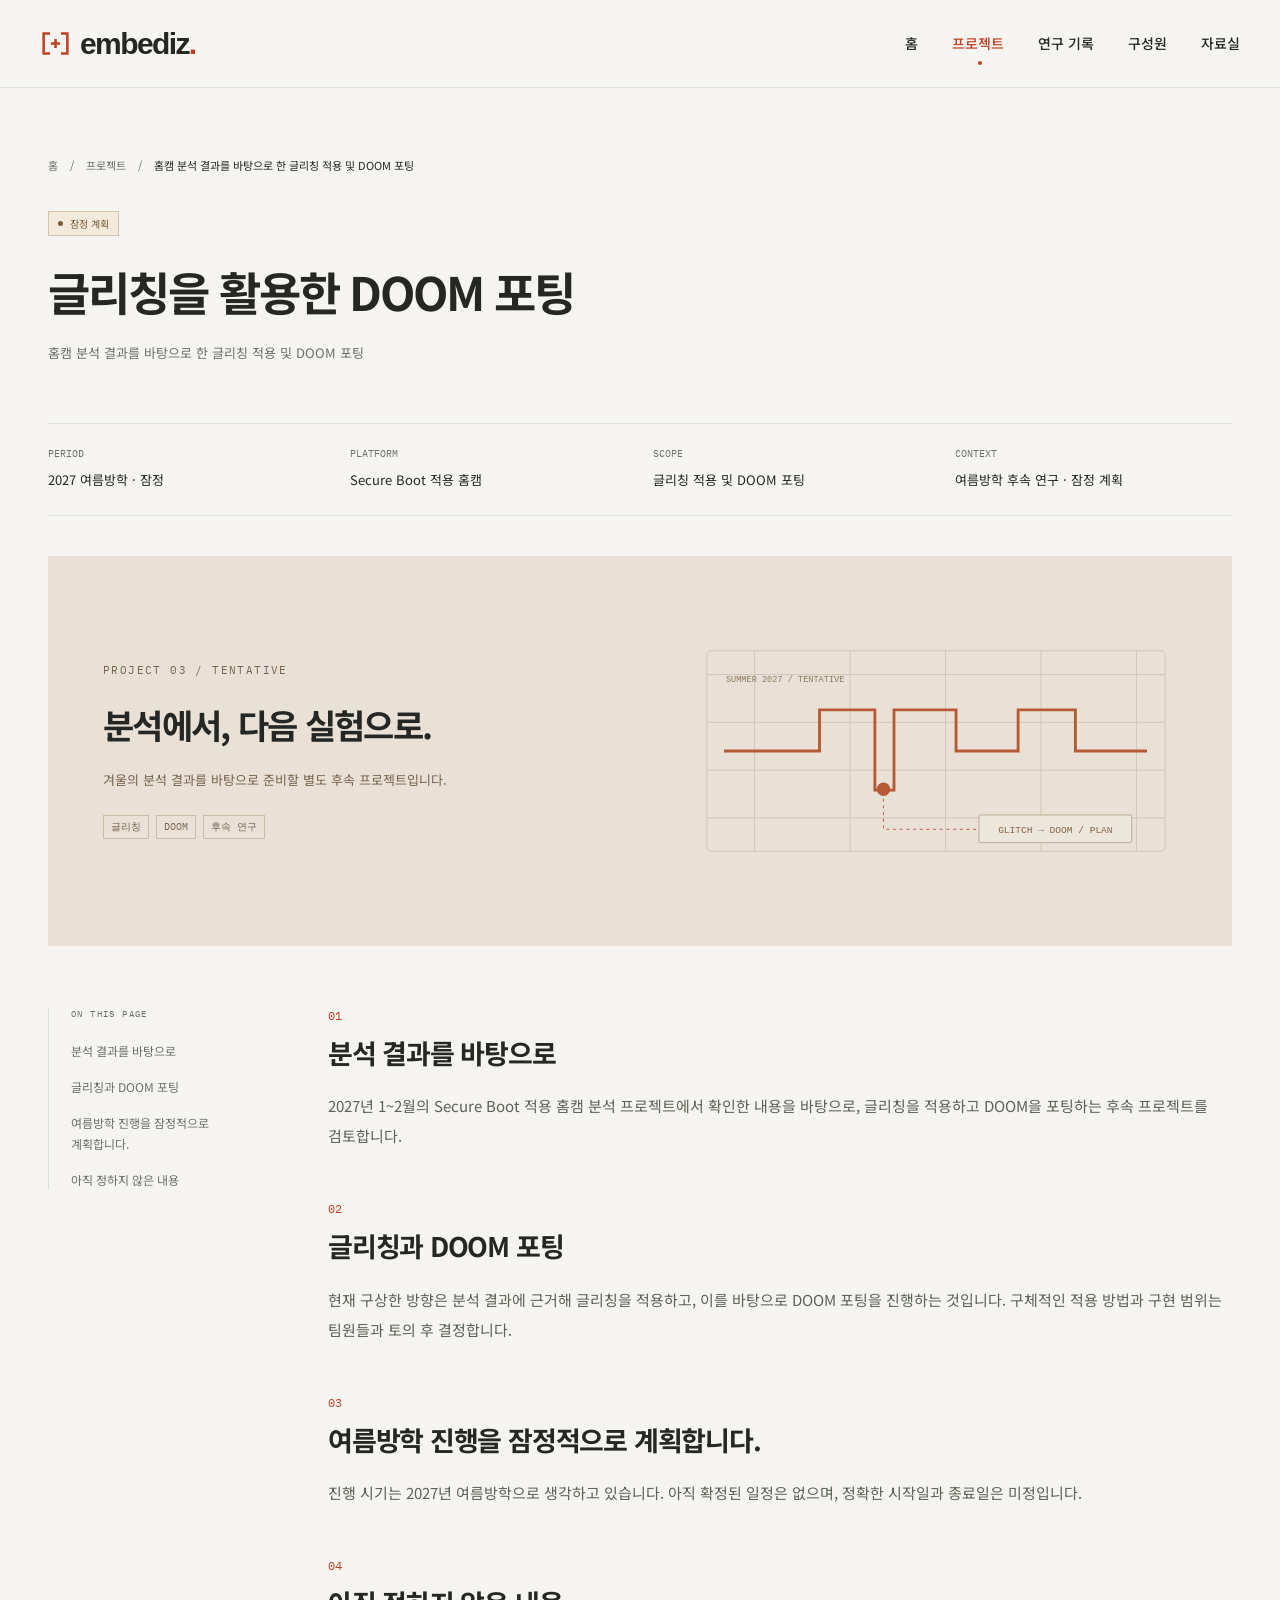
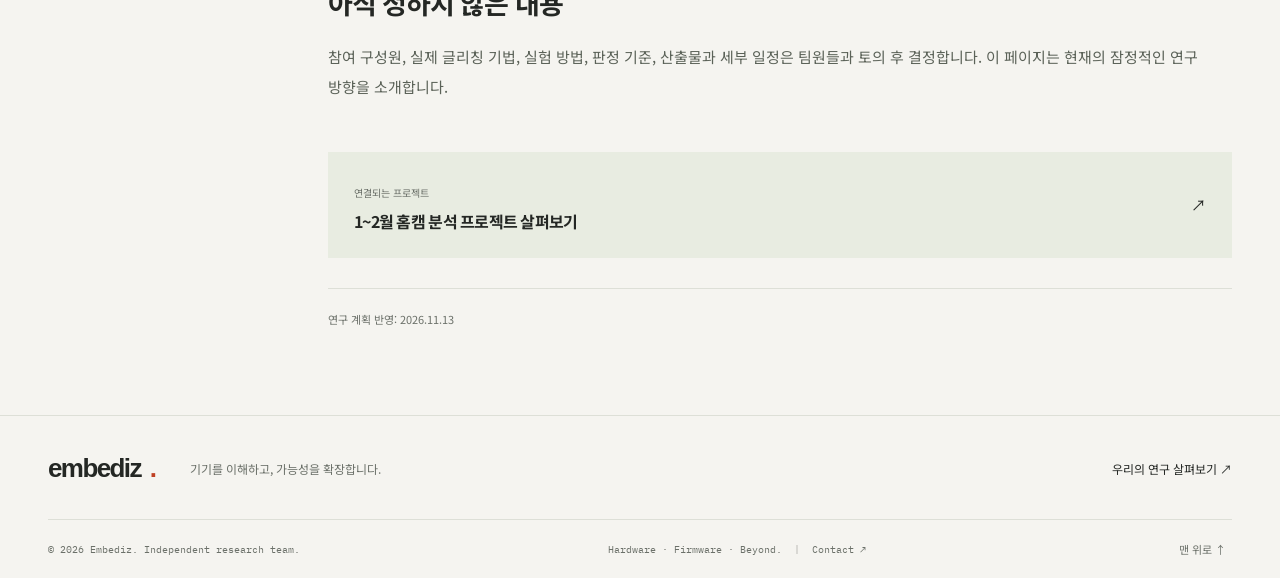
<file: projects/glitch-doom/index.html>
<!doctype html>
<html lang="ko">
<head>
  <meta charset="UTF-8">
  <meta name="viewport" content="width=device-width, initial-scale=1">
  <meta name="theme-color" content="#f5f4f0">
  <meta name="description" content="1~2월에 분석한 내용을 바탕으로 글리칭을 적용하고 DOOM을 포팅하는 별도 프로젝트입니다. 여름방학 진행을 잠정적으로 계획하고 있습니다.">
  <meta property="og:title" content="글리칭을 활용한 DOOM 포팅 계획 | Embediz">
  <meta property="og:description" content="1~2월에 분석한 내용을 바탕으로 글리칭을 적용하고 DOOM을 포팅하는 별도 프로젝트입니다. 여름방학 진행을 잠정적으로 계획하고 있습니다.">
  <meta property="og:type" content="website">
  <link rel="icon" href="../../assets/favicon.svg" type="image/svg+xml">
  <link rel="stylesheet" href="../../styles.css">
  <title>글리칭을 활용한 DOOM 포팅 계획 | Embediz</title>
  <script src="../../content.js" defer></script>
  <script src="../../app.js" defer></script>
  <meta name="embediz-root" content="../../">
  <meta name="robots" content="index,follow,max-image-preview:large">
  <meta property="og:site_name" content="Embediz">
  <meta property="og:locale" content="ko_KR">
  <meta name="twitter:card" content="summary">
  <meta name="twitter:title" content="글리칭을 활용한 DOOM 포팅 계획 | Embediz">
  <meta name="twitter:description" content="1~2월에 분석한 내용을 바탕으로 글리칭을 적용하고 DOOM을 포팅하는 별도 프로젝트입니다. 여름방학 진행을 잠정적으로 계획하고 있습니다.">
  <link rel="sitemap" type="application/xml" href="../../sitemap.xml">
  <link rel="canonical" href="https://fev20.github.io/Embediz/projects/glitch-doom/">
  <meta property="og:url" content="https://fev20.github.io/Embediz/projects/glitch-doom/">
  <script type="application/ld+json">{"@context":"https://schema.org","@graph":[{"@type":"Organization","@id":"https://fev20.github.io/Embediz/#organization","name":"Embediz","url":"https://fev20.github.io/Embediz/","description":"Embediz는 임베디드 보안과 하드웨어·펌웨어를 탐구하는 연구팀입니다. 홈캠 펌웨어 분석, MIPS 기반 DOOM 포팅, Secure Boot 분석 프로젝트와 연구 기록을 소개합니다."},{"@type":"WebSite","@id":"https://fev20.github.io/Embediz/#website","name":"Embediz","url":"https://fev20.github.io/Embediz/","inLanguage":"ko","publisher":{"@id":"https://fev20.github.io/Embediz/#organization"}},{"@type":"WebPage","@id":"https://fev20.github.io/Embediz/projects/glitch-doom/#webpage","url":"https://fev20.github.io/Embediz/projects/glitch-doom/","name":"글리칭을 활용한 DOOM 포팅 계획 | Embediz","description":"1~2월에 분석한 내용을 바탕으로 글리칭을 적용하고 DOOM을 포팅하는 별도 프로젝트입니다. 여름방학 진행을 잠정적으로 계획하고 있습니다.","inLanguage":"ko","isPartOf":{"@id":"https://fev20.github.io/Embediz/#website"},"about":{"@id":"https://fev20.github.io/Embediz/#organization"}},{"@type":"BreadcrumbList","itemListElement":[{"@type":"ListItem","position":1,"name":"Embediz","item":"https://fev20.github.io/Embediz/"},{"@type":"ListItem","position":2,"name":"프로젝트","item":"https://fev20.github.io/Embediz/projects/"},{"@type":"ListItem","position":3,"name":"글리칭을 활용한 DOOM 포팅 계획","item":"https://fev20.github.io/Embediz/projects/glitch-doom/"}]}]}</script>
</head>
<body>
  <a href="#main" class="skip-link">본문으로 건너뛰기</a>
  <header class="site-header">
    <div class="header-inner">
      <a class="brand" href="../../" aria-label="Embediz 홈"><svg viewBox="0 0 34 34" aria-hidden="true"><path d="M11 6H4v22h7M23 6h7v22h-7M12 17h10M17 12v10"/></svg><span>embediz<span class="brand-dot">.</span></span></a>
      <nav class="desktop-nav" aria-label="주 메뉴"><a href="../../" data-nav="home">홈</a><a href="../../projects/" data-nav="research" aria-current="page">프로젝트</a><a href="../../notes/" data-nav="notes">연구 기록</a><a href="../../members/" data-nav="team">구성원</a><a href="../../resources/" data-nav="resources">자료실</a></nav>
      <button class="menu-toggle" aria-expanded="false" aria-controls="mobile-nav" aria-label="메뉴 열기"><span></span><span></span></button>
    </div>
    <nav id="mobile-nav" aria-label="모바일 메뉴" hidden><a href="../../">홈</a><a href="../../projects/">프로젝트</a><a href="../../notes/">연구 기록</a><a href="../../members/">구성원</a><a href="../../resources/">자료실</a></nav>
  </header>
  <main id="main" tabindex="-1"><div class="container"><header class="page-heading"><div class="breadcrumb"><a href="../../">홈</a><span>/</span><a href="../../projects/">프로젝트</a><span>/</span><span>홈캠 분석 결과를 바탕으로 한 글리칭 적용 및 DOOM 포팅</span></div><div class="project-heading"><div><span class="status tentative">잠정 계획</span><h1>글리칭을 활용한 DOOM 포팅</h1><p class="subtitle">홈캠 분석 결과를 바탕으로 한 글리칭 적용 및 DOOM 포팅</p></div></div></header><dl class="detail-summary"><div><dt>PERIOD</dt><dd>2027 여름방학 · 잠정</dd></div><div><dt>PLATFORM</dt><dd>Secure Boot 적용 홈캠</dd></div><div><dt>SCOPE</dt><dd>글리칭 적용 및 DOOM 포팅</dd></div><div><dt>CONTEXT</dt><dd>여름방학 후속 연구 · 잠정 계획</dd></div></dl><div class="detail-hero glitch-hero"><div class="detail-hero-copy"><div class="eyebrow">PROJECT 03 / TENTATIVE</div><h2>분석에서, 다음 실험으로.</h2><p>겨울의 분석 결과를 바탕으로 준비할 별도 후속 프로젝트입니다.</p><div class="tags"><span class="tag">글리칭</span><span class="tag">DOOM</span><span class="tag">후속 연구</span></div></div><svg viewBox="0 0 620 300" xmlns="http://www.w3.org/2000/svg" role="img" aria-label="글리칭과 프로그램 실행을 상징하는 개념 일러스트"><g fill="none" stroke="#b3a792" opacity=".45"><path d="M70 70h480M70 120h480M70 170h480M70 220h480M120 45v210M220 45v210M320 45v210M420 45v210M520 45v210"/><rect x="70" y="45" width="480" height="210" rx="5"/></g><path d="M88 150h100v-43h58v84h20v-84h65v43h65v-43h60v43h75" fill="none" stroke="#b65936" stroke-width="3"/><circle cx="255" cy="190" r="7" fill="#b65936"/><path d="M255 200v32h100" fill="none" stroke="#b65936" stroke-dasharray="3 4"/><rect x="355" y="217" width="160" height="29" rx="2" fill="#ede6da" stroke="#bba88e"/><text x="435" y="236" text-anchor="middle" font-family="monospace" font-size="10" fill="#866448">GLITCH → DOOM / PLAN</text><text x="90" y="78" font-family="monospace" font-size="9" fill="#8c7960">SUMMER 2027 / TENTATIVE</text></svg></div><div class="article-layout"><aside class="article-toc" aria-label="페이지 목차"><span class="eyebrow">ON THIS PAGE</span><a href="#overview" data-scroll="overview">분석 결과를 바탕으로</a><a href="#direction" data-scroll="direction">글리칭과 DOOM 포팅</a><a href="#schedule" data-scroll="schedule">여름방학 진행을 잠정적으로 계획합니다.</a><a href="#decisions" data-scroll="decisions">아직 정하지 않은 내용</a></aside><article><section id="overview" class="article-section"><span class="section-number">01</span><h2>분석 결과를 바탕으로</h2><p>2027년 1~2월의 Secure Boot 적용 홈캠 분석 프로젝트에서 확인한 내용을 바탕으로, 글리칭을 적용하고 DOOM을 포팅하는 후속 프로젝트를 검토합니다.</p></section><section id="direction" class="article-section"><span class="section-number">02</span><h2>글리칭과 DOOM 포팅</h2><p>현재 구상한 방향은 분석 결과에 근거해 글리칭을 적용하고, 이를 바탕으로 DOOM 포팅을 진행하는 것입니다. 구체적인 적용 방법과 구현 범위는 팀원들과 토의 후 결정합니다.</p></section><section id="schedule" class="article-section"><span class="section-number">03</span><h2>여름방학 진행을 잠정적으로 계획합니다.</h2><p>진행 시기는 2027년 여름방학으로 생각하고 있습니다. 아직 확정된 일정은 없으며, 정확한 시작일과 종료일은 미정입니다.</p></section><section id="decisions" class="article-section"><span class="section-number">04</span><h2>아직 정하지 않은 내용</h2><p>참여 구성원, 실제 글리칭 기법, 실험 방법, 판정 기준, 산출물과 세부 일정은 팀원들과 토의 후 결정합니다. 이 페이지는 현재의 잠정적인 연구 방향을 소개합니다.</p></section><a class="note-related" href="../../projects/secure-boot/"><div><small>연결되는 프로젝트</small><h3>1~2월 홈캠 분석 프로젝트 살펴보기</h3></div><span aria-hidden="true">↗</span></a><p class="source-note" style="margin-top:30px">연구 계획 반영: 2026.11.13</p></article></div></div></main>
  <footer class="site-footer"><div class="container footer-top"><a class="brand" href="../../">embediz<span class="brand-dot">.</span></a><p>기기를 이해하고, 가능성을 확장합니다.</p><a href="../../projects/">우리의 연구 살펴보기 ↗</a></div><div class="container footer-bottom"><span>© 2026 Embediz. Independent research team.</span><span>Hardware · Firmware · Beyond. <span class="footer-divider" aria-hidden="true">|</span> <a class="footer-contact" href="mailto:isemy0317@gmail.com" aria-label="Embediz 팀에 이메일로 연락하기">Contact ↗</a></span><button class="back-top" aria-label="페이지 맨 위로">맨 위로 ↑</button></div></footer>
  <dialog id="video-dialog" aria-labelledby="video-title"><div class="dialog-head"><div><span class="eyebrow">PROJECT 01 / DEMO</span><h2 id="video-title">홈캠에서 실행되는 DOOM</h2></div><button class="dialog-close" aria-label="영상 닫기">×</button></div><div id="video-container"></div><p class="video-caption">실기기 최종 시연 발췌 · 원본 00:34–00:48의 게임 화면 영역입니다. 게임은 카메라에서 실행됩니다.</p><a class="text-link" id="video-original" target="_blank" rel="noopener noreferrer">시연 영상 파일 열기 ↗</a></dialog>
  <noscript><style>.filter-bar,.menu-toggle,[data-video]{display:none}.desktop-nav{display:flex!important;flex-wrap:wrap;gap:14px}.site-header{height:auto;min-height:88px}.header-inner{flex-wrap:wrap;padding:18px 0}</style></noscript>
</body>
</html>
</file>
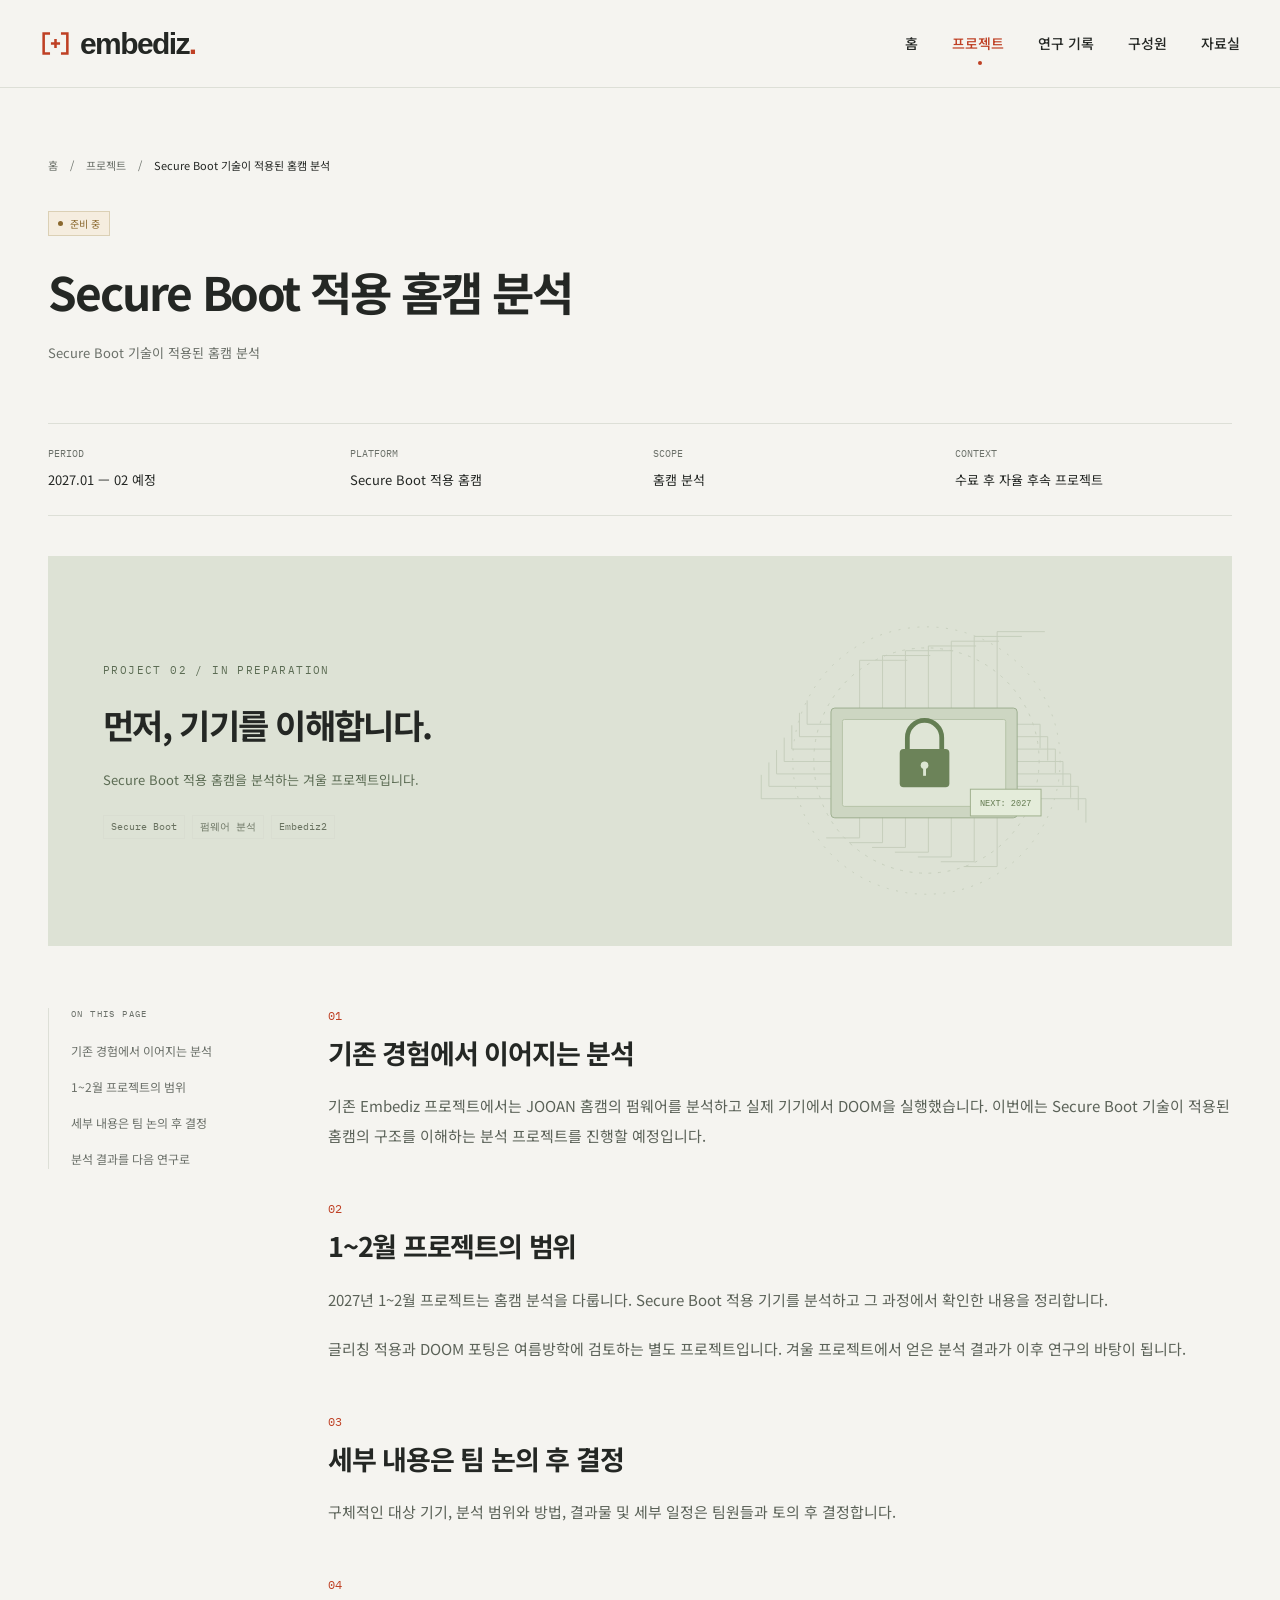
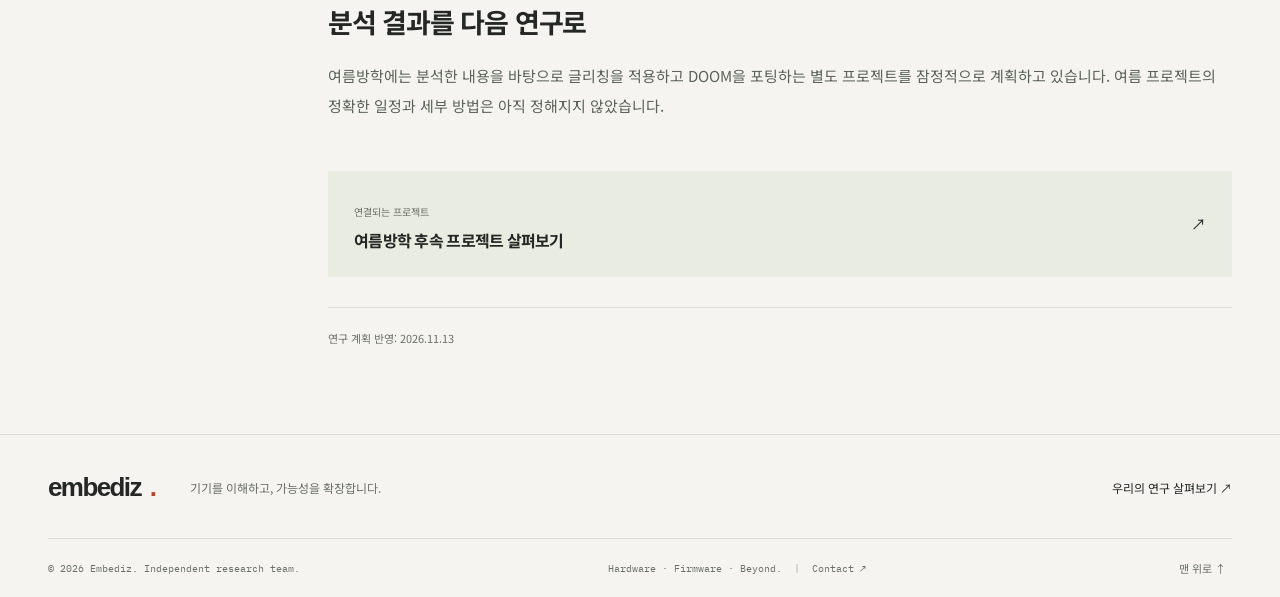
<file: projects/secure-boot/index.html>
<!doctype html>
<html lang="ko">
<head>
  <meta charset="UTF-8">
  <meta name="viewport" content="width=device-width, initial-scale=1">
  <meta name="theme-color" content="#f5f4f0">
  <meta name="description" content="2027년 1~2월에는 Secure Boot 기술이 적용된 홈캠을 분석합니다. 기기의 구조를 이해하고 분석 결과를 정리하는 프로젝트입니다.">
  <meta property="og:title" content="Secure Boot 적용 홈캠 분석 프로젝트 | Embediz">
  <meta property="og:description" content="2027년 1~2월에는 Secure Boot 기술이 적용된 홈캠을 분석합니다. 기기의 구조를 이해하고 분석 결과를 정리하는 프로젝트입니다.">
  <meta property="og:type" content="website">
  <link rel="icon" href="../../assets/favicon.svg" type="image/svg+xml">
  <link rel="stylesheet" href="../../styles.css">
  <title>Secure Boot 적용 홈캠 분석 프로젝트 | Embediz</title>
  <script src="../../content.js" defer></script>
  <script src="../../app.js" defer></script>
  <meta name="embediz-root" content="../../">
  <meta name="robots" content="index,follow,max-image-preview:large">
  <meta property="og:site_name" content="Embediz">
  <meta property="og:locale" content="ko_KR">
  <meta name="twitter:card" content="summary">
  <meta name="twitter:title" content="Secure Boot 적용 홈캠 분석 프로젝트 | Embediz">
  <meta name="twitter:description" content="2027년 1~2월에는 Secure Boot 기술이 적용된 홈캠을 분석합니다. 기기의 구조를 이해하고 분석 결과를 정리하는 프로젝트입니다.">
  <link rel="sitemap" type="application/xml" href="../../sitemap.xml">
  <link rel="canonical" href="https://fev20.github.io/Embediz/projects/secure-boot/">
  <meta property="og:url" content="https://fev20.github.io/Embediz/projects/secure-boot/">
  <script type="application/ld+json">{"@context":"https://schema.org","@graph":[{"@type":"Organization","@id":"https://fev20.github.io/Embediz/#organization","name":"Embediz","url":"https://fev20.github.io/Embediz/","description":"Embediz는 임베디드 보안과 하드웨어·펌웨어를 탐구하는 연구팀입니다. 홈캠 펌웨어 분석, MIPS 기반 DOOM 포팅, Secure Boot 분석 프로젝트와 연구 기록을 소개합니다."},{"@type":"WebSite","@id":"https://fev20.github.io/Embediz/#website","name":"Embediz","url":"https://fev20.github.io/Embediz/","inLanguage":"ko","publisher":{"@id":"https://fev20.github.io/Embediz/#organization"}},{"@type":"WebPage","@id":"https://fev20.github.io/Embediz/projects/secure-boot/#webpage","url":"https://fev20.github.io/Embediz/projects/secure-boot/","name":"Secure Boot 적용 홈캠 분석 프로젝트 | Embediz","description":"2027년 1~2월에는 Secure Boot 기술이 적용된 홈캠을 분석합니다. 기기의 구조를 이해하고 분석 결과를 정리하는 프로젝트입니다.","inLanguage":"ko","isPartOf":{"@id":"https://fev20.github.io/Embediz/#website"},"about":{"@id":"https://fev20.github.io/Embediz/#organization"}},{"@type":"BreadcrumbList","itemListElement":[{"@type":"ListItem","position":1,"name":"Embediz","item":"https://fev20.github.io/Embediz/"},{"@type":"ListItem","position":2,"name":"프로젝트","item":"https://fev20.github.io/Embediz/projects/"},{"@type":"ListItem","position":3,"name":"Secure Boot 적용 홈캠 분석 프로젝트","item":"https://fev20.github.io/Embediz/projects/secure-boot/"}]}]}</script>
</head>
<body>
  <a href="#main" class="skip-link">본문으로 건너뛰기</a>
  <header class="site-header">
    <div class="header-inner">
      <a class="brand" href="../../" aria-label="Embediz 홈"><svg viewBox="0 0 34 34" aria-hidden="true"><path d="M11 6H4v22h7M23 6h7v22h-7M12 17h10M17 12v10"/></svg><span>embediz<span class="brand-dot">.</span></span></a>
      <nav class="desktop-nav" aria-label="주 메뉴"><a href="../../" data-nav="home">홈</a><a href="../../projects/" data-nav="research" aria-current="page">프로젝트</a><a href="../../notes/" data-nav="notes">연구 기록</a><a href="../../members/" data-nav="team">구성원</a><a href="../../resources/" data-nav="resources">자료실</a></nav>
      <button class="menu-toggle" aria-expanded="false" aria-controls="mobile-nav" aria-label="메뉴 열기"><span></span><span></span></button>
    </div>
    <nav id="mobile-nav" aria-label="모바일 메뉴" hidden><a href="../../">홈</a><a href="../../projects/">프로젝트</a><a href="../../notes/">연구 기록</a><a href="../../members/">구성원</a><a href="../../resources/">자료실</a></nav>
  </header>
  <main id="main" tabindex="-1"><div class="container"><header class="page-heading"><div class="breadcrumb"><a href="../../">홈</a><span>/</span><a href="../../projects/">프로젝트</a><span>/</span><span>Secure Boot 기술이 적용된 홈캠 분석</span></div><div class="project-heading"><div><span class="status planned">준비 중</span><h1>Secure Boot 적용 홈캠 분석</h1><p class="subtitle">Secure Boot 기술이 적용된 홈캠 분석</p></div></div></header><dl class="detail-summary"><div><dt>PERIOD</dt><dd>2027.01 — 02 예정</dd></div><div><dt>PLATFORM</dt><dd>Secure Boot 적용 홈캠</dd></div><div><dt>SCOPE</dt><dd>홈캠 분석</dd></div><div><dt>CONTEXT</dt><dd>수료 후 자율 후속 프로젝트</dd></div></dl><div class="detail-hero secure-hero"><div class="detail-hero-copy"><div class="eyebrow">PROJECT 02 / IN PREPARATION</div><h2>먼저, 기기를 이해합니다.</h2><p>Secure Boot 적용 홈캠을 분석하는 겨울 프로젝트입니다.</p><div class="tags"><span class="tag">Secure Boot</span><span class="tag">펌웨어 분석</span><span class="tag">Embediz2</span></div></div><svg viewBox="0 0 620 300" xmlns="http://www.w3.org/2000/svg" role="img" aria-label="Secure Boot를 상징하는 칩과 잠금장치"><g stroke="#bdc7b3" stroke-width="1" fill="none" opacity=".75"><path d="M230 110V55h50M230 215v26h-35M200 122h-25v-25M394 122h25v25"/><path d="M254 110V50h50M254 215v31h-35M200 135h-33v-25M394 135h33v25"/><path d="M278 110V45h50M278 215v36h-35M200 148h-41v-25M394 148h41v25"/><path d="M302 110V40h50M302 215v41h-35M200 161h-49v-25M394 161h49v25"/><path d="M326 110V35h50M326 215v46h-35M200 174h-57v-25M394 174h57v25"/><path d="M350 110V30h50M350 215v51h-35M200 187h-65v-25M394 187h65v25"/><path d="M374 110V25h50M374 215v56h-35M200 200h-73v-25M394 200h73v25"/><circle cx="300" cy="160" r="118" stroke-dasharray="3 7"/><circle cx="300" cy="160" r="140" stroke-dasharray="2 8"/></g><rect x="200" y="105" width="195" height="115" rx="4" fill="#cdd6c2" stroke="#9cae8e"/><rect x="212" y="117" width="171" height="91" rx="2" fill="#dfe5d6" stroke="#b5c3a7"/><path d="M280 150v-14a18 18 0 0 1 36 0v14" stroke="#647e53" stroke-width="5" fill="none"/><rect x="272" y="148" width="52" height="40" rx="4" fill="#6c8359"/><circle cx="298" cy="165" r="4" fill="#dce6d3"/><path d="M298 168v8" stroke="#dce6d3" stroke-width="3"/><rect x="346" y="190" width="74" height="28" fill="#e4ecda" stroke="#9eaf8c"/><text x="383" y="208" text-anchor="middle" font-family="monospace" font-size="9" fill="#647b51">NEXT: 2027</text></svg></div><div class="article-layout"><aside class="article-toc" aria-label="페이지 목차"><span class="eyebrow">ON THIS PAGE</span><a href="#overview" data-scroll="overview">기존 경험에서 이어지는 분석</a><a href="#scope" data-scroll="scope">1~2월 프로젝트의 범위</a><a href="#decisions" data-scroll="decisions">세부 내용은 팀 논의 후 결정</a><a href="#next" data-scroll="next">분석 결과를 다음 연구로</a></aside><article><section id="overview" class="article-section"><span class="section-number">01</span><h2>기존 경험에서 이어지는 분석</h2><p>기존 Embediz 프로젝트에서는 JOOAN 홈캠의 펌웨어를 분석하고 실제 기기에서 DOOM을 실행했습니다. 이번에는 Secure Boot 기술이 적용된 홈캠의 구조를 이해하는 분석 프로젝트를 진행할 예정입니다.</p></section><section id="scope" class="article-section"><span class="section-number">02</span><h2>1~2월 프로젝트의 범위</h2><p>2027년 1~2월 프로젝트는 홈캠 분석을 다룹니다. Secure Boot 적용 기기를 분석하고 그 과정에서 확인한 내용을 정리합니다.</p><p>글리칭 적용과 DOOM 포팅은 여름방학에 검토하는 별도 프로젝트입니다. 겨울 프로젝트에서 얻은 분석 결과가 이후 연구의 바탕이 됩니다.</p></section><section id="decisions" class="article-section"><span class="section-number">03</span><h2>세부 내용은 팀 논의 후 결정</h2><p>구체적인 대상 기기, 분석 범위와 방법, 결과물 및 세부 일정은 팀원들과 토의 후 결정합니다.</p></section><section id="next" class="article-section"><span class="section-number">04</span><h2>분석 결과를 다음 연구로</h2><p>여름방학에는 분석한 내용을 바탕으로 글리칭을 적용하고 DOOM을 포팅하는 별도 프로젝트를 잠정적으로 계획하고 있습니다. 여름 프로젝트의 정확한 일정과 세부 방법은 아직 정해지지 않았습니다.</p></section><a class="note-related" href="../../projects/glitch-doom/"><div><small>연결되는 프로젝트</small><h3>여름방학 후속 프로젝트 살펴보기</h3></div><span aria-hidden="true">↗</span></a><p class="source-note" style="margin-top:30px">연구 계획 반영: 2026.11.13</p></article></div></div></main>
  <footer class="site-footer"><div class="container footer-top"><a class="brand" href="../../">embediz<span class="brand-dot">.</span></a><p>기기를 이해하고, 가능성을 확장합니다.</p><a href="../../projects/">우리의 연구 살펴보기 ↗</a></div><div class="container footer-bottom"><span>© 2026 Embediz. Independent research team.</span><span>Hardware · Firmware · Beyond. <span class="footer-divider" aria-hidden="true">|</span> <a class="footer-contact" href="mailto:isemy0317@gmail.com" aria-label="Embediz 팀에 이메일로 연락하기">Contact ↗</a></span><button class="back-top" aria-label="페이지 맨 위로">맨 위로 ↑</button></div></footer>
  <dialog id="video-dialog" aria-labelledby="video-title"><div class="dialog-head"><div><span class="eyebrow">PROJECT 01 / DEMO</span><h2 id="video-title">홈캠에서 실행되는 DOOM</h2></div><button class="dialog-close" aria-label="영상 닫기">×</button></div><div id="video-container"></div><p class="video-caption">실기기 최종 시연 발췌 · 원본 00:34–00:48의 게임 화면 영역입니다. 게임은 카메라에서 실행됩니다.</p><a class="text-link" id="video-original" target="_blank" rel="noopener noreferrer">시연 영상 파일 열기 ↗</a></dialog>
  <noscript><style>.filter-bar,.menu-toggle,[data-video]{display:none}.desktop-nav{display:flex!important;flex-wrap:wrap;gap:14px}.site-header{height:auto;min-height:88px}.header-inner{flex-wrap:wrap;padding:18px 0}</style></noscript>
</body>
</html>
</file>
<file: styles.css>
@import url('https://fonts.googleapis.com/css2?family=IBM+Plex+Mono:wght@400;500;600&family=Noto+Sans+KR:wght@400;500;600;700;800;900&display=swap');
:root{--paper:#f5f4f0;--white:#fff;--ink:#242724;--muted:#6b7069;--line:#dddfd7;--accent:#bf4024;--accent-dark:#b9381d;--green:#37664f;--mono:'IBM Plex Mono',monospace;--sans:'Noto Sans KR',-apple-system,BlinkMacSystemFont,'Segoe UI',sans-serif}*{box-sizing:border-box}html{scroll-behavior:smooth;scroll-padding-top:105px}body{margin:0;background:var(--paper);color:var(--ink);font-family:var(--sans);font-size:15px;line-height:1.75;word-break:keep-all}a{color:inherit;text-decoration:none}button,input{font:inherit}button,a{-webkit-tap-highlight-color:transparent}button{cursor:pointer}button:disabled{cursor:default}button:focus-visible,a:focus-visible,input:focus-visible,summary:focus-visible{outline:3px solid var(--accent);outline-offset:5px}img,svg{max-width:100%;display:block}button{color:inherit}h1,h2,h3,h4,p{margin:0}h1,h2,h3,h4{line-height:1.35;letter-spacing:-.045em}::selection{background:#f6c3b2}.container{width:min(1248px,calc(100% - 96px));margin:0 auto}.site-header{height:88px;position:sticky;top:0;background:rgba(245,244,240,.96);backdrop-filter:blur(16px);border-bottom:1px solid var(--line);z-index:20}.header-inner{height:100%;display:flex;align-items:center;justify-content:space-between;gap:35px;width:min(1376px,calc(100% - 80px));margin:auto}.brand{display:flex;align-items:center;gap:9px;font-family:Arial,Helvetica,sans-serif;font-weight:800;font-size:30px;letter-spacing:-1.6px;line-height:1}.brand svg{width:31px;stroke:var(--accent);fill:none;stroke-width:2.8}.brand-dot{color:var(--accent)}.desktop-nav{display:flex;gap:34px;align-items:center;font-size:14px;font-weight:500}.desktop-nav a{position:relative;padding:31px 0}.desktop-nav a[aria-current=page]{color:var(--accent)}.desktop-nav a[aria-current=page]:after{content:'';position:absolute;bottom:22px;left:50%;width:4px;height:4px;border-radius:50%;background:var(--accent)}.desktop-nav a:hover{color:var(--accent)}.menu-toggle{display:none}.eyebrow{font:11px var(--mono);letter-spacing:1.4px;text-transform:uppercase;color:var(--muted);display:flex;align-items:center;gap:9px}.eyebrow .dot,.live-dot{width:6px;height:6px;background:var(--accent);display:inline-block;border-radius:50%}.hero{padding:75px 0 0;overflow:hidden;position:relative}.hero-grid{display:grid;grid-template-columns:1.03fr 1fr;gap:18px;align-items:center;min-height:483px}.hero-copy{position:relative;z-index:2;padding:6px 0 40px}.hero h1{font-size:clamp(39px,4.2vw,60px);font-weight:700;line-height:1.34;letter-spacing:-.065em;margin:30px 0 24px}.hero h1 .accent{color:var(--accent)}.hero-copy>p{color:var(--muted);font-size:15px;line-height:1.95;max-width:455px}.actions{display:flex;gap:26px;align-items:center;margin-top:33px}.button{display:inline-flex;align-items:center;justify-content:center;gap:24px;padding:15px 22px;background:var(--accent);border:1px solid var(--accent);color:#fff;font-weight:600;font-size:13px;transition:background .2s,transform .2s;line-height:1.6}.button:hover{background:var(--accent-dark);border-color:var(--accent-dark);transform:translateY(-2px)}.button.secondary{background:transparent;border-color:var(--line);color:var(--ink)}.button.secondary:hover{background:#eaeae3}.text-link{font-size:13px;font-weight:600;display:inline-flex;align-items:center;gap:14px;border:none;padding:0;background:none}.text-link:hover{color:var(--accent)}.play-circle{border:1px solid #b6bbb0;border-radius:50%;width:27px;height:27px;display:grid;place-items:center;font-size:9px}.hero-art{position:relative;width:100%;padding:20px 0 10px;aspect-ratio:1.14;background-image:radial-gradient(#d2d6cb 1px,transparent 1px);background-size:19px 19px}.hero-art:after{content:'';position:absolute;inset:0;background:radial-gradient(ellipse at center,transparent 35%,var(--paper) 75%);pointer-events:none}.hero-art svg{position:relative;z-index:1;width:100%;height:100%;overflow:visible}.hero-meta{border-top:1px solid var(--line);display:grid;grid-template-columns:1.3fr 1fr 1fr 1fr;margin-top:36px;padding:27px 0 31px;gap:28px}.meta-intro{font:11px var(--mono);line-height:1.9;color:var(--muted);display:flex;gap:12px;align-items:center}.meta-intro .cross{font:24px var(--mono);color:var(--accent)}.meta-item{border-left:1px solid var(--line);padding-left:30px;display:flex;align-items:baseline;gap:12px}.meta-item strong{font:28px var(--mono);letter-spacing:-1.7px}.meta-item span{font-size:11px;color:var(--muted)}.section{padding:82px 0}.section-head{display:flex;align-items:end;justify-content:space-between;gap:20px;margin-bottom:34px}.section-head h2{font-size:32px;margin-top:14px;font-weight:700}.section-index{font:11px var(--mono);color:var(--accent);margin-right:6px}.section-head .eyebrow{letter-spacing:1px}.section-head>p{max-width:370px;color:var(--muted);font-size:13px}.projects-section{background:#eceee7;border-top:1px solid var(--line);border-bottom:1px solid var(--line)}.project-grid{display:grid;grid-template-columns:1.35fr 1fr;gap:24px}.project-card{border:1px solid #d5d8cd;background:var(--paper);display:flex;flex-direction:column;transition:transform .25s,border-color .25s}.project-card:hover{border-color:#929b8a;transform:translateY(-5px)}.project-visual{height:263px;position:relative;overflow:hidden;background:#202b25}.project-visual.camera{background:radial-gradient(ellipse at 54% 77%,#46574a,#24382e 55%,#203129)}.project-visual.secure{background:#e2e5dc}.project-visual svg{height:100%;width:100%}.visual-number{position:absolute;top:18px;left:20px;font:10px var(--mono);color:#c2cbbd;z-index:1;letter-spacing:1px}.secure .visual-number{color:#6b7567}.visual-label{position:absolute;bottom:17px;right:20px;font:10px var(--mono);letter-spacing:1px;color:#d8e0d3}.secure .visual-label{color:#68715f}.project-content{padding:25px 28px 27px;flex:1;display:flex;flex-direction:column}.project-topline{display:flex;justify-content:space-between;gap:10px;align-items:center;margin-bottom:15px}.status{display:inline-flex;align-items:center;gap:7px;font-size:10px;padding:4px 9px;border:1px solid #cad6c6;color:#3e6149;background:#edf2e8;line-height:1.5}.status:before{content:'';width:5px;height:5px;border-radius:50%;background:currentColor}.status.planned{border-color:#dbd0b5;background:#f5eddf;color:#8a682e}.project-period{font:10px var(--mono);color:var(--muted)}.project-content h3{font-size:24px;letter-spacing:-1px;display:flex;justify-content:space-between;gap:18px}.project-content h3 span{font-size:24px;font-weight:400;color:var(--accent)}.project-content>p{margin:14px 0 22px;line-height:1.85;font-size:13px;color:var(--muted);max-width:460px}.tags{display:flex;gap:7px;flex-wrap:wrap;margin-top:auto}.tag{font:10px var(--mono);padding:4px 7px;border:1px solid #d9ddd1;color:#68715f}.about-split{display:grid;grid-template-columns:.8fr 1.4fr;gap:100px}.about-split h2{font-size:34px;margin-top:21px;line-height:1.6}.about-split h2 span{color:var(--accent)}.about-copy>p{font-size:17px;line-height:1.95;max-width:620px;margin-bottom:28px}.research-areas{display:grid;grid-template-columns:repeat(3,1fr);border-top:1px solid var(--line);padding-top:24px;gap:23px}.research-areas span{font:11px var(--mono);color:var(--accent)}.research-areas h3{font-size:15px;margin:11px 0}.research-areas p{font-size:12px;color:var(--muted);line-height:1.9}.notes-section{border-top:1px solid var(--line)}.note-list{border-top:1px solid var(--line)}.note-row{display:grid;grid-template-columns:110px 1fr 120px 30px;gap:28px;align-items:center;padding:28px 8px;border-bottom:1px solid var(--line);transition:background .2s}.note-row:hover{background:#edeee7}.note-category{color:var(--accent);font-size:11px}.note-row h3{font-size:19px;font-weight:600}.note-row p{font-size:12px;color:var(--muted);margin-top:9px}.note-date{font:11px var(--mono);color:var(--muted)}.note-arrow{font-size:23px}.next-banner{background:#24342b;color:#f4f4e9;padding:48px 50px;display:flex;align-items:center;justify-content:space-between;gap:30px;position:relative;overflow:hidden}.next-banner .eyebrow{color:#afbfaa}.next-banner h2{font-size:28px;margin:15px 0 10px}.next-banner p{color:#bcc9b8;font-size:13px}.next-banner .text-link{white-space:nowrap;color:#f4f4e9;border-bottom:1px solid #6b7c67;padding-bottom:7px}.banner-wrap{padding:0 0 84px}.site-footer{border-top:1px solid var(--line);padding:39px 0 20px}.footer-top{display:flex;align-items:center;gap:35px;margin-bottom:38px}.footer-top .brand{font-size:26px}.footer-top>p{font-size:12px;color:var(--muted)}.footer-top>a:last-child{margin-left:auto;font-size:12px}.footer-bottom{display:flex;align-items:center;gap:30px;justify-content:space-between;padding-top:20px;border-top:1px solid var(--line);font:10px var(--mono);color:var(--muted)}.back-top{font-family:var(--sans);background:none;border:0;font-size:11px}.page-heading{padding:68px 0 43px}.page-heading h1{font-size:48px;margin:24px 0 20px}.page-heading>p{color:var(--muted);max-width:670px;font-size:16px}.page-heading .breadcrumb{margin-bottom:32px}.breadcrumb{display:flex;align-items:center;gap:12px;color:var(--muted);font-size:11px}.breadcrumb a:hover{color:var(--accent)}.breadcrumb span:last-child{color:var(--ink)}.filter-bar{display:flex;align-items:center;justify-content:space-between;gap:20px;border-top:1px solid var(--line);padding:20px 0 30px}.filters{display:flex;gap:8px;flex-wrap:wrap}.filter{border:1px solid var(--line);background:transparent;font-size:12px;padding:9px 17px;border-radius:0}.filter.active{background:var(--ink);border-color:var(--ink);color:white}.result-count{font:11px var(--mono);color:var(--muted);white-space:nowrap}.listing{padding-bottom:90px}.listing .project-grid{grid-template-columns:1fr 1fr}.search{display:flex;align-items:center;border:1px solid var(--line);padding:8px 13px;gap:10px;background:#fff;max-width:300px}.search svg{width:16px;height:16px;stroke:var(--muted);fill:none;stroke-width:1.5}.search input{min-width:0;width:100%;border:0;outline:none;background:transparent;font-size:12px;padding:3px}.search:focus-within{border-color:var(--accent)}.empty-state{padding:70px 20px;text-align:center;border:1px solid var(--line)}.empty-state p{color:var(--muted);margin:12px 0 20px;font-size:13px}.project-heading{display:grid;grid-template-columns:1fr auto;align-items:end;gap:30px}.project-heading h1{font-size:46px;max-width:800px}.project-heading .subtitle{font-size:13px;color:var(--muted);margin-top:14px}.detail-summary{display:grid;grid-template-columns:repeat(4,1fr);border-top:1px solid var(--line);border-bottom:1px solid var(--line);padding:23px 0;margin-bottom:40px;gap:25px}.detail-summary dt{font:10px var(--mono);color:var(--muted);margin-bottom:9px}.detail-summary dd{margin:0;font-size:13px}.detail-hero{height:390px;position:relative;overflow:hidden;background:radial-gradient(ellipse at 50% 100%,#455d48,#24382e 70%);display:grid;grid-template-columns:1fr 1fr;align-items:center}.detail-hero .detail-hero-copy{padding:45px 55px;z-index:2;color:#e5ebdf}.detail-hero-copy .eyebrow{color:#b8c8ac}.detail-hero-copy h2{font:700 42px var(--mono);letter-spacing:-2px;margin:22px 0 16px}.detail-hero-copy>p{font-size:13px;color:#c3cebd;line-height:1.9}.detail-hero>svg{height:100%;width:100%}.detail-hero .button{margin-top:24px}.detail-hero.secure-hero{background:#dde2d5}.secure-hero .detail-hero-copy{color:var(--ink)}.secure-hero .detail-hero-copy .eyebrow,.secure-hero .detail-hero-copy p{color:#5c6c54}.article-layout{display:grid;grid-template-columns:205px 1fr;gap:75px;padding:62px 0 85px}.article-toc{align-self:start;position:sticky;top:125px;border-left:1px solid var(--line);display:flex;flex-direction:column;gap:15px;padding-left:22px}.article-toc .eyebrow{font-size:9px;margin-bottom:6px}.article-toc a{font-size:12px;color:var(--muted)}.article-toc a:hover{color:var(--accent)}.article-section{margin-bottom:50px;scroll-margin-top:120px}.article-section h2{font-size:27px;margin-bottom:20px}.article-section>p{line-height:2;color:#5b6258;font-size:15px;margin-bottom:19px}.article-section .section-number{font:12px var(--mono);display:block;color:var(--accent);margin-bottom:12px}.process-list{padding:0;margin:28px 0;list-style:none;border-top:1px solid var(--line)}.process-list li{display:grid;grid-template-columns:40px 140px 1fr;gap:18px;border-bottom:1px solid var(--line);padding:21px 0;align-items:start}.process-list .num{font:11px var(--mono);color:var(--accent);padding-top:4px}.process-list h3{font-size:15px;line-height:1.7;font-weight:600}.process-list p{font-size:13px;color:var(--muted);line-height:1.8}.architecture{padding:29px;background:#e9ece3;border:1px solid #d9ded0;margin:25px 0}.architecture .eyebrow{font-size:9px;margin-bottom:23px}.arch-grid{display:grid;grid-template-columns:1fr 65px 1fr;align-items:center;gap:8px}.arch-node{border:1px solid #bfc8b6;background:var(--paper);padding:23px 15px}.arch-node small{font:9px var(--mono);color:var(--muted)}.arch-node strong{display:block;font-size:17px;margin:8px 0}.arch-node p{font-size:12px;color:var(--muted)}.arch-arrows{text-align:center;color:var(--accent);font-size:26px}.arch-arrows small{display:block;font:8px var(--mono);margin:6px -15px}.arch-caption{margin-top:20px;font-size:11px;color:#69725e}.facts{display:grid;grid-template-columns:1fr 1fr;gap:13px;margin:24px 0}.fact{padding:22px;border:1px solid var(--line);background:#fafaf7}.fact .check{color:var(--green);font-size:13px}.fact h3{font-size:15px;margin:9px 0}.fact p{font-size:12px;color:var(--muted);line-height:1.85}.callout{border-left:3px solid var(--accent);padding:20px 23px;background:#ecece4;margin:25px 0}.callout strong{font-size:14px}.callout p{font-size:13px;color:var(--muted);line-height:1.85;margin-top:8px}.inline-video{width:100%;aspect-ratio:16/9;background:#18231b;display:grid;place-items:center;position:relative;padding:20px;overflow:hidden;border:0;color:#fff}.inline-video svg{position:absolute;inset:0;width:100%;height:100%;opacity:.5}.inline-video .video-play{z-index:2;display:flex;flex-direction:column;align-items:center;gap:17px;font-size:13px}.video-play b{border:1px solid #d8dfd2;width:60px;height:60px;display:grid;place-items:center;border-radius:50%;background:#24382eaa;font-size:17px;padding-left:3px}.inline-video:hover .video-play b{background:var(--accent);border-color:var(--accent)}.caption{font-size:11px;color:var(--muted);margin-top:13px;line-height:1.8}.source-note{border-top:1px solid var(--line);padding-top:20px;font-size:11px;color:var(--muted);line-height:1.9}.team-intro{display:grid;grid-template-columns:1fr 1.1fr;gap:75px;padding:36px 0 45px;border-top:1px solid var(--line);align-items:start}.team-intro h2{font-size:28px;line-height:1.6}.team-intro p{font-size:14px;color:var(--muted);line-height:2}.member-grid{display:grid;grid-template-columns:repeat(4,1fr);gap:16px}.member{border:1px solid var(--line);background:#fafaf7;padding:26px;position:relative}.member-pattern{height:100px;display:flex;align-items:center;justify-content:center;font:40px var(--mono);letter-spacing:-3px;color:#9ea993;background:radial-gradient(#d5dacb 1px,transparent 1px);background-size:9px 9px;position:relative;margin-bottom:23px}.member-pattern:before{content:'';position:absolute;width:64px;height:64px;border:1px solid #c4cdbb;transform:rotate(45deg)}.member:first-child .member-pattern{color:var(--accent)}.member-index{position:absolute;top:12px;right:15px;font:9px var(--mono);color:var(--muted)}.member h3{font-size:20px;margin-bottom:8px}.member .role{font:10px var(--mono);color:var(--muted)}.team-credit{display:flex;gap:60px;border-top:1px solid var(--line);margin-top:35px;padding:25px 0}.team-credit span{font-size:11px;color:var(--muted);margin-right:18px}.team-credit strong{font-size:14px;font-weight:500}.team-note{font-size:12px;color:var(--muted);padding:20px 0 70px}.resource-grid{display:grid;grid-template-columns:1fr 1fr;gap:20px;margin:10px 0 55px}.resource-card{padding:32px;border:1px solid var(--line);background:#fafaf7}.resource-card .resource-icon{font:30px var(--mono);color:var(--accent);margin-bottom:30px}.resource-card h2{font-size:22px;margin-bottom:15px}.resource-card p{font-size:13px;color:var(--muted);line-height:1.9;min-height:55px;margin-bottom:24px}.resource-card .eyebrow{margin-bottom:14px}.resource-card .text-link{color:var(--accent)}.faq{margin:35px 0 80px}.faq h2{font-size:26px;margin-bottom:25px}.faq details{border-top:1px solid var(--line);padding:21px 0}.faq details:last-child{border-bottom:1px solid var(--line)}.faq summary{font-size:14px;cursor:pointer;list-style:none;display:flex;justify-content:space-between;gap:20px}.faq summary:after{content:'+';font:20px var(--mono);color:var(--accent)}.faq details[open] summary:after{content:'−'}.faq details p{font-size:13px;color:var(--muted);margin:17px 35px 3px 0;line-height:1.95}.note-article{width:min(760px,100%);margin:0 auto;padding:62px 0 90px}.note-article .article-section{margin:42px 0}.note-article h1{font-size:39px;line-height:1.5;margin:22px 0}.note-article .lead{font-size:17px;color:var(--muted);line-height:1.9;margin:20px 0 35px}.note-article header{border-bottom:1px solid var(--line);padding-bottom:34px}.article-meta{display:flex;gap:18px;font:11px var(--mono);color:var(--muted)}.note-related{padding:26px;background:#e8ece1;margin-top:35px;display:flex;justify-content:space-between;align-items:center;gap:20px}.note-related small{font-size:10px;color:var(--muted)}.note-related h3{font-size:16px;margin-top:7px}.not-found{min-height:55vh;display:flex;flex-direction:column;align-items:center;justify-content:center;gap:20px;text-align:center;padding:70px 0}.not-found h1{font:70px var(--mono);color:var(--accent)}dialog{width:min(950px,calc(100% - 32px));max-height:90vh;overflow:auto;padding:28px;background:var(--paper);border:1px solid var(--line);color:var(--ink)}dialog::backdrop{background:#101a14d9;backdrop-filter:blur(7px)}.dialog-head{display:flex;justify-content:space-between;align-items:center;gap:20px;margin-bottom:20px}.dialog-head h2{font-size:22px;margin-top:10px}.dialog-close{font-size:28px;background:none;border:1px solid var(--line);width:42px;height:42px;line-height:1}dialog video{width:100%;max-height:58vh;background:#141c16;display:block}.video-caption{font-size:12px;color:var(--muted);margin:16px 0}.video-error{font-size:13px;padding:22px;background:#ede6dc;margin-top:12px}.skip-link{position:fixed;top:-60px;left:20px;background:var(--ink);color:white;padding:10px 20px;z-index:99}.skip-link:focus{top:10px}#main:focus{outline:none}.noscript{padding:100px 0}.reveal{animation:rise .55s ease both}@keyframes rise{from{opacity:0;transform:translateY(10px)}to{opacity:1;transform:translateY(0)}}.project-card:nth-child(2){animation-delay:.08s}.note-row:nth-child(2){animation-delay:.08s}.note-row:nth-child(3){animation-delay:.15s}
@media(min-width:1500px){.hero{padding-top:95px}.hero-grid{min-height:510px}.hero h1{font-size:62px}}
@media(max-width:1100px){.header-inner{width:calc(100% - 48px);gap:20px}.container{width:calc(100% - 64px)}.desktop-nav{gap:23px}.hero{padding-top:50px}.hero-grid{min-height:440px}.hero h1{font-size:46px}.hero-copy>p{font-size:14px;max-width:365px}.hero-art{margin-left:10px}.meta-item{padding-left:20px;gap:8px}.meta-item strong{font-size:24px}.about-split{gap:55px}.project-content{padding:24px}.project-content h3{font-size:21px}.project-period{font-size:9px}.article-layout{gap:40px;grid-template-columns:160px 1fr}.member-grid{grid-template-columns:repeat(4,1fr)}.member{padding:20px}}
@media(max-width:820px){.hero-grid{grid-template-columns:1fr 1fr;gap:0}.hero h1{font-size:38px}.hero-copy>p{font-size:13px}.actions{gap:15px;flex-wrap:wrap}.hero-art{margin-left:0;transform:scale(1.05)}.hero-meta{grid-template-columns:1fr 1fr 1fr}.meta-intro{display:none}.meta-item:first-of-type{border-left:0}.meta-item{padding-left:18px;flex-direction:column;gap:3px}.project-grid{grid-template-columns:1fr 1fr;gap:16px}.project-visual{height:220px}.project-content{padding:20px}.project-content h3{font-size:19px}.project-topline{flex-wrap:wrap}.about-split{grid-template-columns:1fr;gap:25px}.about-split h2 br{display:none}.about-copy>p{font-size:16px}.note-row{grid-template-columns:85px 1fr 24px;gap:18px}.note-date{display:none}.next-banner{padding:35px}.next-banner h2{font-size:24px}.article-layout{grid-template-columns:1fr}.article-toc{position:static;flex-direction:row;flex-wrap:wrap;padding:0 0 20px;border:0;border-bottom:1px solid var(--line);gap:18px}.article-toc .eyebrow{display:none}.detail-hero{height:350px}.detail-hero .detail-hero-copy{padding:30px}.detail-hero-copy h2{font-size:33px}.detail-summary{grid-template-columns:1fr 1fr}.project-heading{grid-template-columns:1fr}.project-heading h1{font-size:39px}.project-heading .button{justify-self:start}.team-intro{gap:40px}.member-grid{grid-template-columns:repeat(2,1fr)}.footer-top{flex-wrap:wrap;gap:20px}.footer-top>a:last-child{margin-left:auto}.footer-bottom{gap:20px;flex-wrap:wrap}.footer-bottom>span:nth-child(2){display:none}.resource-card{padding:25px}.filter-bar{flex-wrap:wrap}.search{max-width:none;width:100%}}
@media(max-width:580px){.container{width:calc(100% - 40px)}.header-inner{width:calc(100% - 40px)}.site-header{height:70px}.brand{font-size:28px}.brand svg{width:28px}.desktop-nav{display:none}.menu-toggle{display:flex;flex-direction:column;gap:7px;background:none;border:0;width:42px;height:42px;align-items:center;justify-content:center}.menu-toggle span{width:21px;height:1.5px;background:var(--ink);transition:transform .2s}.menu-toggle[aria-expanded=true] span:first-child{transform:translateY(4px) rotate(45deg)}.menu-toggle[aria-expanded=true] span:last-child{transform:translateY(-4px) rotate(-45deg)}#mobile-nav{background:var(--paper);border-bottom:1px solid var(--line);padding:16px 25px 23px}#mobile-nav:not([hidden]){display:flex;flex-direction:column;gap:0}#mobile-nav a{padding:12px 0;border-bottom:1px solid var(--line);font-size:14px}.hero{padding-top:40px}.hero-grid{grid-template-columns:1fr}.hero-copy{padding:0}.hero .eyebrow{font-size:9px;letter-spacing:1.2px}.hero h1{font-size:42px;margin:25px 0 20px;line-height:1.38}.hero-copy>p{font-size:13px;max-width:340px;line-height:1.95}.actions{margin-top:25px;gap:22px}.button{font-size:12px;padding:14px 18px;gap:20px}.text-link{font-size:12px}.hero-art{height:320px;aspect-ratio:auto;transform:none;margin:15px 0 0}.hero-meta{margin-top:18px;padding:22px 0;gap:8px}.meta-item{padding-left:13px}.meta-item:nth-child(2){padding-left:0;border:0}.meta-item strong{font-size:24px}.meta-item span{font-size:9px}.section{padding:55px 0}.section-head{margin-bottom:25px;align-items:start}.section-head h2{font-size:27px;margin-top:13px}.section-head .eyebrow{font-size:9px}.section-head>.text-link{padding-top:34px;white-space:nowrap;font-size:11px}.section-head>p{display:none}.project-grid,.listing .project-grid{grid-template-columns:1fr;gap:20px}.project-visual{height:238px}.project-content{padding:23px}.project-content h3{font-size:22px}.project-content>p{font-size:13px}.project-period{font-size:9px}.project-topline{flex-wrap:nowrap}.about-split{gap:25px}.about-split h2{font-size:28px;margin-top:18px}.about-split h2 br{display:block}.about-copy>p{font-size:14px;line-height:2}.research-areas{gap:14px}.research-areas h3{font-size:13px;letter-spacing:-.06em}.research-areas p{font-size:11px}.research-areas span{font-size:10px}.note-row{padding:23px 0;grid-template-columns:1fr 20px;gap:10px}.note-category{grid-column:1/-1;font-size:10px}.note-row h3{font-size:17px;line-height:1.6}.note-row p{font-size:11px;line-height:1.8}.next-banner{padding:30px;display:block}.next-banner h2{font-size:24px}.next-banner p{font-size:12px}.next-banner .text-link{margin-top:25px}.banner-wrap{padding-bottom:55px}.footer-top{display:grid;grid-template-columns:1fr;gap:20px;margin-bottom:30px}.footer-top>a:last-child{margin-left:0}.footer-bottom{font-size:9px;align-items:center}.page-heading{padding:43px 0 30px}.page-heading h1{font-size:36px;margin:20px 0 16px}.page-heading>p{font-size:14px}.filter{padding:8px 13px;font-size:11px}.filter-bar{padding-top:18px;gap:15px}.result-count{font-size:10px}.listing{padding-bottom:60px}.project-heading h1{font-size:34px}.detail-summary{gap:22px;padding:22px 0;margin-bottom:25px}.detail-summary dd{font-size:11px;line-height:1.8}.detail-hero{height:auto;grid-template-columns:1fr}.detail-hero .detail-hero-copy{padding:30px}.detail-hero-copy h2{font-size:34px;margin:15px 0 13px}.detail-hero>svg{height:270px;margin-top:-15px}.article-layout{padding:35px 0 45px;gap:32px}.article-toc a{font-size:11px}.article-section{margin-bottom:38px}.article-section h2{font-size:24px}.article-section>p{font-size:14px}.process-list li{grid-template-columns:25px 1fr;gap:10px}.process-list li p{grid-column:2;font-size:12px}.architecture{padding:17px}.arch-grid{grid-template-columns:1fr 36px 1fr;gap:3px}.arch-node{padding:15px 10px}.arch-node strong{font-size:14px}.arch-node p{font-size:10px}.arch-node small{font-size:8px}.arch-arrows small{font-size:7px}.arch-caption{font-size:10px}.facts{grid-template-columns:1fr}.fact{padding:20px}.team-intro{grid-template-columns:1fr;gap:20px}.team-intro h2{font-size:25px}.team-intro p{font-size:13px}.member-grid{gap:12px}.member{padding:21px}.member h3{font-size:19px}.member .role{font-size:9px}.member-pattern{height:85px;font-size:35px}.team-credit{gap:30px}.team-credit span{margin-right:10px;font-size:10px}.team-note{padding-bottom:45px}.resource-grid{grid-template-columns:1fr;gap:17px}.resource-card .resource-icon{margin-bottom:20px}.resource-card p{min-height:0}.faq summary{font-size:13px}.note-article{padding:38px 0 55px}.note-article h1{font-size:30px;line-height:1.5}.note-article .lead{font-size:14px}.note-related{padding:21px}.note-related h3{font-size:14px}dialog{padding:20px}.dialog-head h2{font-size:18px}.dialog-head .eyebrow{font-size:9px}.dialog-close{width:35px;height:35px;font-size:24px;flex-shrink:0}.video-caption{font-size:11px}.breadcrumb{font-size:10px;flex-wrap:wrap}}
@media(prefers-reduced-motion:reduce){html{scroll-behavior:auto}*,*:before,*:after{animation:none!important;transition:none!important}}

.inline-video>img{position:absolute;inset:0;width:100%;height:100%;object-fit:cover;opacity:.65}.inline-video:hover>img{opacity:.8}.detail-hero .tags{margin-top:22px}.detail-hero:not(.secure-hero) .tag{color:#b8c9ae;border-color:#5b7150}

/* Project-specific member rosters */
.team-project{border-top:1px solid var(--line);padding:40px 0 54px}
.team-project-header{display:flex;justify-content:space-between;align-items:center;gap:32px;margin-bottom:28px}
.team-project-header h2{font-size:28px;max-width:890px;line-height:1.55;margin:16px 0 12px}
.team-project-header p{font-size:12px;color:var(--muted)}
.team-project-header>.text-link{flex-shrink:0}
.team-project .team-credit{margin-bottom:0;padding-bottom:0}
.team-pending{border:1px solid var(--line);background:#eceee7;padding:34px}
.team-pending h3{font-size:20px;margin:14px 0 10px}
.team-pending p{font-size:13px;color:var(--muted);line-height:1.9}
@media(max-width:820px){.team-project-header{align-items:flex-start;flex-direction:column;gap:18px}.team-project-header h2{font-size:26px}}
@media(max-width:580px){.team-project{padding:30px 0 40px}.team-project-header h2{font-size:23px;line-height:1.6}.team-project-header p{font-size:11px}.team-pending{padding:24px}.team-pending h3{font-size:18px}.team-pending p{font-size:12px}}

/* Three independently scoped projects */
.project-grid,.listing .project-grid{grid-template-columns:repeat(3,minmax(0,1fr))}
.project-content{padding:24px}.project-content h3{font-size:22px}.project-topline{flex-wrap:wrap}
.status.tentative{color:#795b38;border-color:#d5c4ac;background:#f3eadb}
.project-visual.glitch,.detail-hero.glitch-hero{background:#e9e1d5}
.glitch .visual-number,.glitch .visual-label{color:#796750}
.glitch-hero .detail-hero-copy{color:var(--ink)}
.glitch-hero .detail-hero-copy .eyebrow,.glitch-hero .detail-hero-copy p{color:#75634b}
.detail-hero.glitch-hero .tag{color:#75634b;border-color:#cbbca7}
.secure-hero .detail-hero-copy h2,.glitch-hero .detail-hero-copy h2{font-family:var(--sans);font-size:34px;line-height:1.55;letter-spacing:-.05em}
@media(max-width:1100px){.project-grid,.listing .project-grid{grid-template-columns:repeat(2,minmax(0,1fr))}}
@media(max-width:580px){.project-grid,.listing .project-grid{grid-template-columns:1fr}.project-content h3{font-size:22px}.secure-hero .detail-hero-copy h2,.glitch-hero .detail-hero-copy h2{font-size:29px}}

.project-actions{display:flex;flex-wrap:wrap;gap:12px;justify-self:end;align-items:center}.project-actions .button{white-space:nowrap}
@media(max-width:820px){.project-actions{justify-self:start}}

/* Footer team contact link */
.footer-divider{padding:0 6px;opacity:.6}
.footer-contact:hover{color:var(--accent)}
@media(max-width:820px){.footer-bottom>span:nth-child(2){display:inline}}
@media(max-width:580px){.footer-bottom{gap:10px 20px}.footer-bottom>span:nth-child(2){order:3;width:100%}}
</file>
